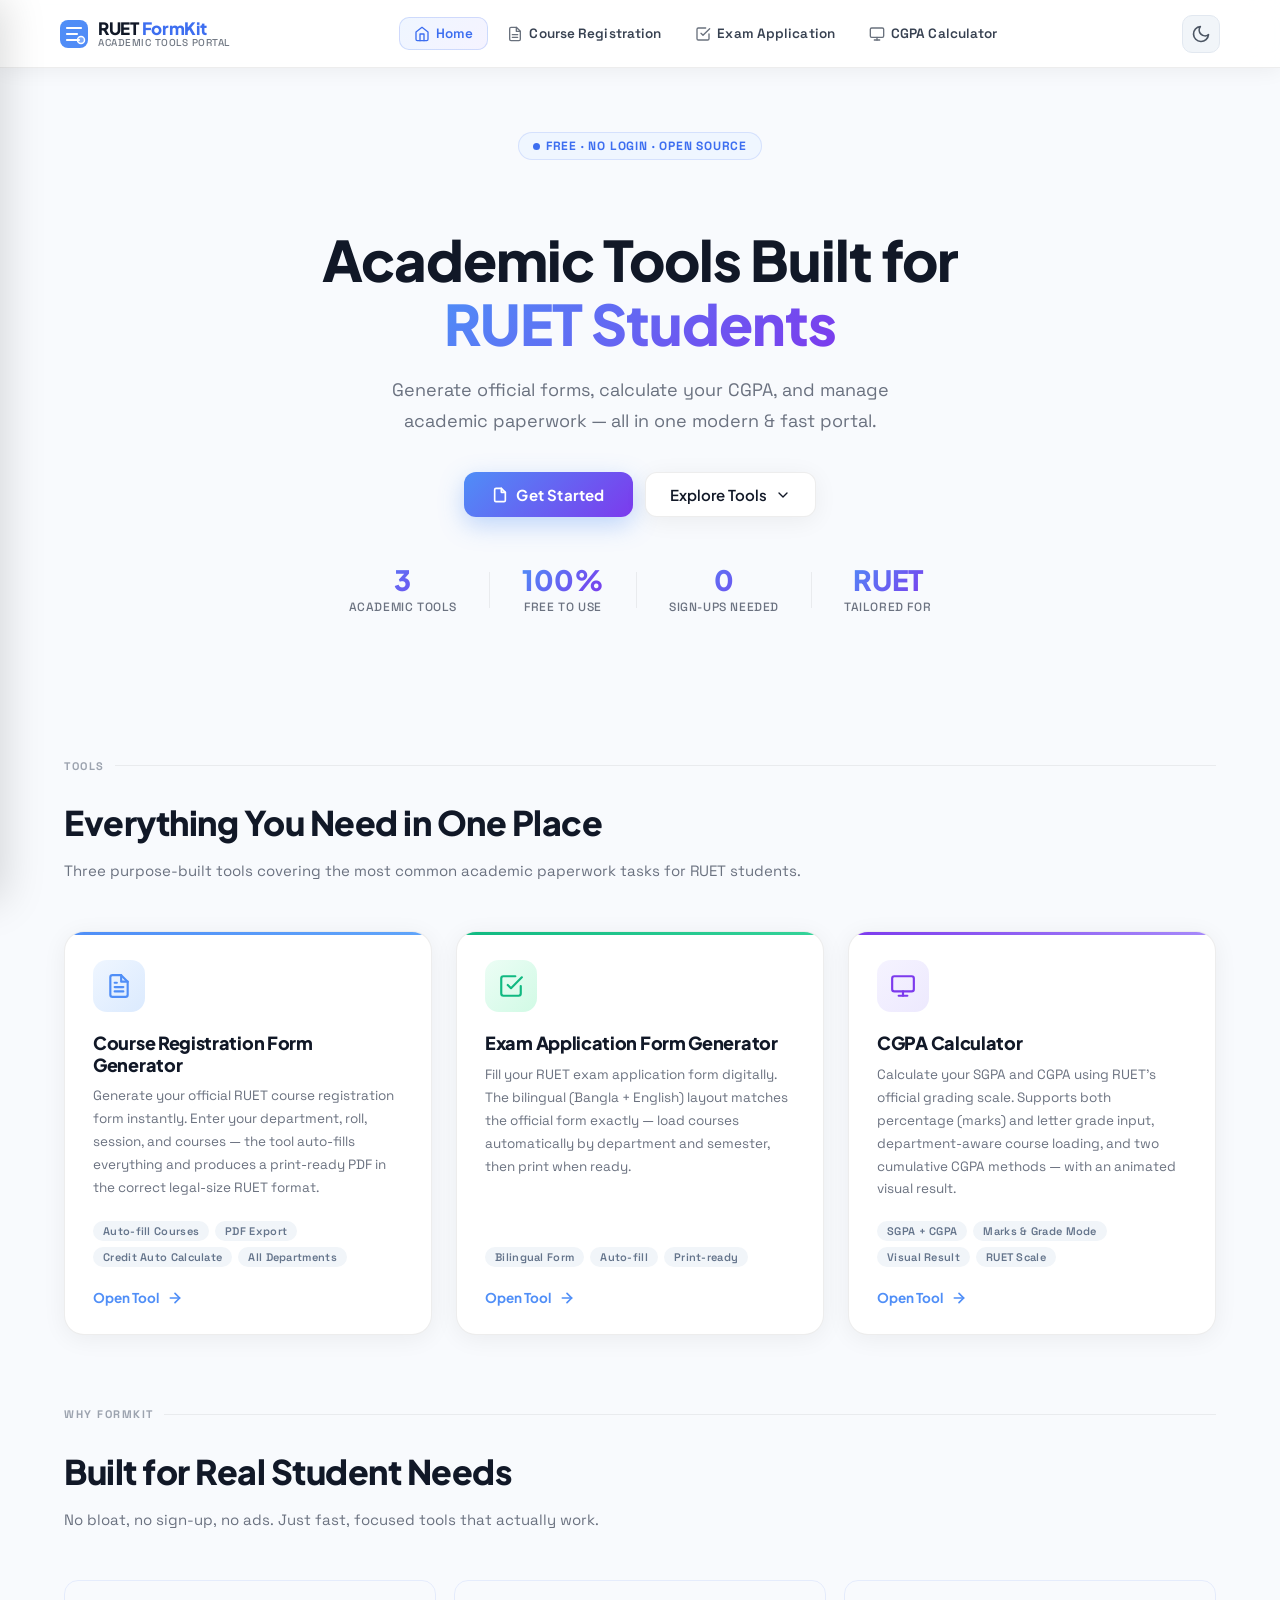
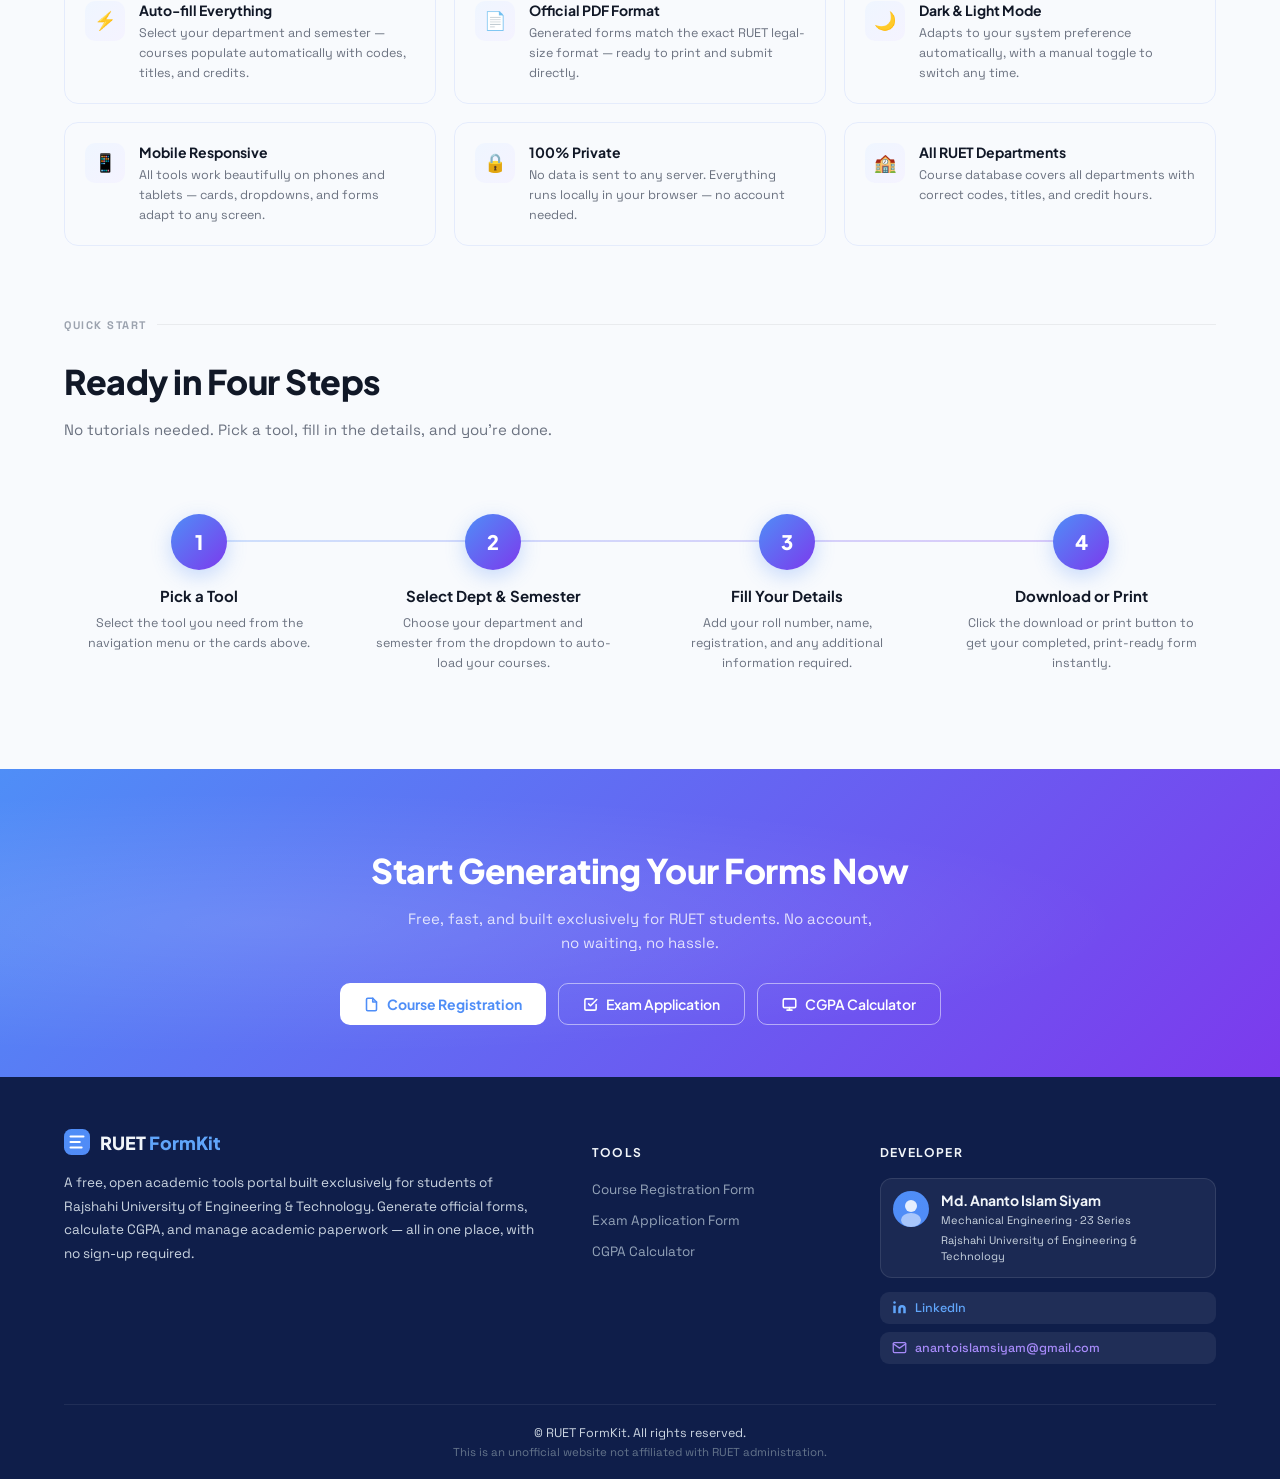
<file: index.html>
<!DOCTYPE html>
<html lang="en" data-theme="">
<head>
<meta charset="UTF-8">
<meta name="viewport" content="width=device-width, initial-scale=1.0">
<title>RUET FormKit — Academic Tools Portal</title>
<link rel="preconnect" href="https://fonts.googleapis.com">
<link rel="preconnect" href="https://fonts.gstatic.com" crossorigin>
<link href="https://fonts.googleapis.com/css2?family=Plus+Jakarta+Sans:wght@400;500;600;700;800&family=Space+Grotesk:wght@400;500;600;700&display=swap" rel="stylesheet">
<!-- Apply theme before paint to avoid flash -->
<script>
(function(){
  var s = localStorage.getItem('ruetFormkit_theme');
  var dark = s ? s === 'dark' : window.matchMedia('(prefers-color-scheme: dark)').matches;
  document.documentElement.setAttribute('data-theme', dark ? 'dark' : 'light');
})();
</script>
<link rel="stylesheet" href="layout.css">
<style>
/* ── Page tokens ── */
:root {
  --hero-bg-1: #f0f4ff;
  --hero-bg-2: #faf5ff;
  --hero-text: #111827;
  --hero-sub: #6b7280;
  --card-bg: #ffffff;
  --card-border: rgba(0,0,0,0.07);
  --card-shadow: 0 4px 24px rgba(0,0,0,0.06);
  --card-shadow-hover: 0 12px 40px rgba(0,0,0,0.12);
  --feat-bg: transparent;
  --feat-border: rgba(61,110,240,0.1);
  --badge-bg: #eff6ff;
  --badge-text: #3d6ef0;
  --section-label: #9ca3af;
  --divider: rgba(0,0,0,0.06);
  --tag-bg: #f1f5f9;
  --tag-text: #64748b;
  --cta-bg: linear-gradient(135deg,#4f8ef7,#7c3aed);
  --step-num-bg: linear-gradient(135deg,#4f8ef7,#7c3aed);
  --page-bg: #f8fafd;
}
[data-theme="dark"] {
  --hero-bg-1: #0d1117;
  --hero-bg-2: #0d1117;
  --hero-text: #f1f5f9;
  --hero-sub: #94a3b8;
  --card-bg: #0f172a;
  --card-border: rgba(255,255,255,0.07);
  --card-shadow: 0 4px 24px rgba(0,0,0,0.3);
  --card-shadow-hover: 0 12px 40px rgba(0,0,0,0.5);
  --feat-bg: rgba(255,255,255,0.03);
  --feat-border: rgba(96,165,250,0.12);
  --badge-bg: rgba(96,165,250,0.12);
  --badge-text: #60a5fa;
  --section-label: #475569;
  --divider: rgba(255,255,255,0.06);
  --tag-bg: rgba(255,255,255,0.06);
  --tag-text: #94a3b8;
  --page-bg: #0d1117;
}

body {
  background: var(--page-bg);
  color: var(--hero-text);
  font-family: 'Space Grotesk', sans-serif;
}

[data-theme="dark"] body {
  background: #0d1117;
}

/* ── Hero ── */
.hero {
  text-align: center;
  padding: 64px 20px 72px;
  background: transparent;
  position: relative;
  overflow: hidden;
}
.hero-badge {
  display: inline-flex;
  align-items: center;
  gap: 6px;
  background: var(--badge-bg);
  color: var(--badge-text);
  font-size: 12px;
  font-weight: 700;
  letter-spacing: 0.8px;
  text-transform: uppercase;
  padding: 5px 14px;
  border-radius: 100px;
  margin-bottom: 22px;
  border: 1px solid rgba(61,110,240,0.15);
}
[data-theme="dark"] .hero-badge { border-color: rgba(96,165,250,0.2); }
.hero-badge-dot {
  width: 7px; height: 7px;
  background: var(--badge-text);
  border-radius: 50%;
  animation: pulse 2s ease-in-out infinite;
}
@keyframes pulse { 0%,100%{opacity:1;transform:scale(1)} 50%{opacity:.5;transform:scale(.8)} }

.hero h1 {
  font-family: 'Plus Jakarta Sans', sans-serif;
  font-size: clamp(28px, 5.5vw, 56px);
  font-weight: 800;
  color: var(--hero-text);
  line-height: 1.13;
  letter-spacing: -1px;
  margin-bottom: 20px;
  max-width: 720px;
  margin-left: auto;
  margin-right: auto;
}
.hero h1 em {
  font-style: normal;
  background: linear-gradient(135deg, #4f8ef7, #7c3aed);
  -webkit-background-clip: text;
  -webkit-text-fill-color: transparent;
  background-clip: text;
}
.hero-sub {
  font-size: clamp(15px, 2vw, 18px);
  color: var(--hero-sub);
  line-height: 1.7;
  max-width: 560px;
  margin: 0 auto 36px;
  font-weight: 400;
}
.hero-actions {
  display: flex;
  align-items: center;
  justify-content: center;
  gap: 12px;
  flex-wrap: wrap;
}
.btn-hero-primary {
  display: inline-flex;
  align-items: center;
  gap: 8px;
  background: linear-gradient(135deg, #4f8ef7, #7c3aed);
  color: #fff;
  text-decoration: none;
  font-family: 'Plus Jakarta Sans', sans-serif;
  font-size: 15px;
  font-weight: 700;
  padding: 13px 28px;
  border-radius: 12px;
  box-shadow: 0 8px 24px rgba(79,142,247,.35);
  transition: transform .2s, box-shadow .2s;
  letter-spacing: 0.2px;
}
.btn-hero-primary:hover { transform: translateY(-2px); box-shadow: 0 12px 32px rgba(79,142,247,.45); color:#fff; }
.btn-hero-secondary {
  display: inline-flex;
  align-items: center;
  gap: 8px;
  background: var(--card-bg);
  color: var(--hero-text);
  text-decoration: none;
  font-family: 'Plus Jakarta Sans', sans-serif;
  font-size: 15px;
  font-weight: 600;
  padding: 12px 24px;
  border-radius: 12px;
  border: 1.5px solid var(--card-border);
  box-shadow: var(--card-shadow);
  transition: transform .2s, box-shadow .2s;
}
.btn-hero-secondary:hover { transform: translateY(-2px); box-shadow: var(--card-shadow-hover); color: var(--hero-text); }

.hero-stats {
  display: flex;
  align-items: center;
  justify-content: center;
  gap: 32px;
  margin-top: 48px;
  flex-wrap: wrap;
}
.hero-stat { text-align: center; }
.hero-stat-num {
  font-family: 'Plus Jakarta Sans', sans-serif;
  font-size: 28px;
  font-weight: 800;
  background: linear-gradient(135deg, #4f8ef7, #7c3aed);
  -webkit-background-clip: text;
  -webkit-text-fill-color: transparent;
  background-clip: text;
  line-height: 1.1;
}
.hero-stat-label {
  font-size: 12px;
  color: var(--hero-sub);
  font-weight: 500;
  margin-top: 3px;
  text-transform: uppercase;
  letter-spacing: 0.6px;
}
.hero-stat-divider {
  width: 1px; height: 36px;
  background: var(--divider);
}
@media (max-width:480px) { .hero-stat-divider { display:none; } }

/* ── Section layout ── */
.section {
  max-width: 1200px;
  margin: 0 auto;
  padding: 72px 24px 0;
}
.section-label {
  display: flex;
  align-items: center;
  gap: 10px;
  font-size: 11px;
  font-weight: 700;
  letter-spacing: 1.5px;
  text-transform: uppercase;
  color: var(--section-label);
  margin-bottom: 12px;
}
.section-label::after {
  content: '';
  flex: 1;
  height: 1px;
  background: var(--divider);
}
.section-heading {
  font-family: 'Plus Jakarta Sans', sans-serif;
  font-size: clamp(22px, 3.5vw, 34px);
  font-weight: 800;
  color: var(--hero-text);
  letter-spacing: -0.5px;
  margin-bottom: 8px;
}
.section-sub {
  font-size: 15px;
  color: var(--hero-sub);
  margin-bottom: 48px;
  line-height: 1.6;
}

/* ── Tool Cards ── */
.tools-grid {
  display: grid;
  grid-template-columns: repeat(3, 1fr);
  gap: 24px;
}
@media (max-width:900px) { .tools-grid { grid-template-columns: 1fr; gap:18px; } }
@media (max-width:600px) { .tools-grid { grid-template-columns: 1fr; } }

.tool-card {
  background: var(--card-bg);
  border: 1.5px solid var(--card-border);
  border-radius: 20px;
  padding: 28px;
  box-shadow: var(--card-shadow);
  display: flex;
  flex-direction: column;
  gap: 0;
  transition: transform .25s, box-shadow .25s, border-color .25s;
  position: relative;
  overflow: hidden;
  text-decoration: none;
  color: inherit;
}
.tool-card::before {
  content: '';
  position: absolute;
  top: 0; left: 0; right: 0;
  height: 3px;
  background: var(--card-accent, linear-gradient(90deg,#4f8ef7,#7c3aed));
  border-radius: 20px 20px 0 0;
}
.tool-card:hover {
  transform: translateY(-5px);
  box-shadow: var(--card-shadow-hover);
  border-color: rgba(79,142,247,0.25);
  color: inherit;
}
[data-theme="dark"] .tool-card:hover { border-color: rgba(96,165,250,0.2); }

.tool-card-icon {
  width: 52px; height: 52px;
  border-radius: 14px;
  display: flex; align-items: center; justify-content: center;
  margin-bottom: 20px;
  flex-shrink: 0;
}
.tool-card-title {
  font-family: 'Plus Jakarta Sans', sans-serif;
  font-size: 18px;
  font-weight: 800;
  color: var(--hero-text);
  margin-bottom: 10px;
  letter-spacing: -0.3px;
  line-height: 1.2;
}
.tool-card-desc {
  font-size: 13.5px;
  color: var(--hero-sub);
  line-height: 1.7;
  flex: 1;
  margin-bottom: 20px;
}
.tool-card-tags {
  display: flex;
  flex-wrap: wrap;
  gap: 6px;
  margin-bottom: 22px;
}
.tool-tag {
  background: var(--tag-bg);
  color: var(--tag-text);
  font-size: 11px;
  font-weight: 600;
  padding: 3px 10px;
  border-radius: 100px;
  letter-spacing: 0.3px;
}
.tool-card-cta {
  display: inline-flex;
  align-items: center;
  gap: 8px;
  color: #4f8ef7;
  font-size: 13.5px;
  font-weight: 700;
  font-family: 'Plus Jakarta Sans', sans-serif;
  text-decoration: none;
  margin-top: auto;
  transition: gap .2s;
}
[data-theme="dark"] .tool-card-cta { color: #60a5fa; }
.tool-card:hover .tool-card-cta { gap: 12px; }
.tool-card-cta svg { transition: transform .2s; }
.tool-card:hover .tool-card-cta svg { transform: translateX(4px); }

/* Card accent colours */
.card-accent-blue  { --card-accent: linear-gradient(90deg,#4f8ef7,#60a5fa); }
.card-accent-green { --card-accent: linear-gradient(90deg,#10b981,#34d399); }
.card-accent-purple{ --card-accent: linear-gradient(90deg,#7c3aed,#a78bfa); }

.icon-bg-blue   { background: linear-gradient(135deg,#eff6ff,#dbeafe); }
.icon-bg-green  { background: linear-gradient(135deg,#ecfdf5,#d1fae5); }
.icon-bg-purple { background: linear-gradient(135deg,#f5f3ff,#ede9fe); }
[data-theme="dark"] .icon-bg-blue   { background: rgba(96,165,250,0.12); }
[data-theme="dark"] .icon-bg-green  { background: rgba(52,211,153,0.12); }
[data-theme="dark"] .icon-bg-purple { background: rgba(167,139,250,0.12); }

/* ── Features section ── */
.features-grid {
  display: grid;
  grid-template-columns: repeat(3, 1fr);
  gap: 18px;
}
@media (max-width:900px) { .features-grid { grid-template-columns: repeat(2,1fr); } }
@media (max-width:480px) { .features-grid { grid-template-columns: 1fr; } }

.feat-card {
  background: var(--feat-bg);
  border: 1px solid var(--feat-border);
  border-radius: 14px;
  padding: 20px;
  display: flex;
  align-items: flex-start;
  gap: 14px;
  transition: transform .2s, box-shadow .2s;
}
.feat-card:hover { transform: translateY(-2px); box-shadow: var(--card-shadow); }
.feat-icon {
  width: 40px; height: 40px;
  border-radius: 10px;
  background: linear-gradient(135deg,#eff6ff,#f5f3ff);
  display: flex; align-items: center; justify-content: center;
  flex-shrink: 0;
  font-size: 18px;
}
[data-theme="dark"] .feat-icon { background: rgba(96,165,250,0.1); }
.feat-content {}
.feat-title {
  font-family: 'Plus Jakarta Sans', sans-serif;
  font-size: 14px;
  font-weight: 700;
  color: var(--hero-text);
  margin-bottom: 4px;
}
.feat-desc {
  font-size: 12.5px;
  color: var(--hero-sub);
  line-height: 1.6;
}

/* ── How it works ── */
.steps-grid {
  display: grid;
  grid-template-columns: repeat(4, 1fr);
  gap: 24px;
  position: relative;
}
.steps-grid::before {
  content: '';
  position: absolute;
  top: 50px;
  left: calc(12.5% + 2px);
  right: calc(12.5% + 2px);
  height: 2px;
  background: linear-gradient(90deg, #4f8ef7, #7c3aed);
  opacity: 0.25;
}
@media (max-width:900px) {
  .steps-grid { grid-template-columns: repeat(2,1fr); }
  .steps-grid::before { display:none; }
}
@media (max-width:480px) { .steps-grid { grid-template-columns: 1fr; } }

.step-card {
  text-align: center;
  padding: 24px 16px;
  position: relative;
  z-index: 1;
}
.step-num {
  width: 56px; height: 56px;
  border-radius: 50%;
  background: var(--step-num-bg);
  color: #fff;
  font-family: 'Plus Jakarta Sans', sans-serif;
  font-size: 20px;
  font-weight: 800;
  display: flex; align-items: center; justify-content: center;
  margin: 0 auto 16px;
  box-shadow: 0 6px 20px rgba(79,142,247,.3);
}
.step-title {
  font-family: 'Plus Jakarta Sans', sans-serif;
  font-size: 15px;
  font-weight: 700;
  color: var(--hero-text);
  margin-bottom: 8px;
}
.step-desc {
  font-size: 12.5px;
  color: var(--hero-sub);
  line-height: 1.6;
}

/* ── CTA Banner ── */
.cta-banner {
  margin: 72px 0 0;
  max-width: 100%;
  background: var(--cta-bg);
  border-radius: 0;
  padding: 52px 40px;
  text-align: center;
  position: relative;
  overflow: hidden;
}
.cta-banner::before {
  content: '';
  position: absolute;
  inset: 0;
  background: radial-gradient(ellipse at 20% 50%, rgba(255,255,255,.12) 0%, transparent 60%);
}
.cta-banner h2 {
  font-family: 'Plus Jakarta Sans', sans-serif;
  font-size: clamp(22px, 3.5vw, 34px);
  font-weight: 800;
  color: #fff;
  margin-bottom: 12px;
  position: relative;
  z-index: 1;
  letter-spacing: -0.5px;
}
.cta-banner p {
  font-size: 15px;
  color: rgba(255,255,255,.8);
  margin-bottom: 28px;
  position: relative;
  z-index: 1;
  max-width: 480px;
  margin-left: auto;
  margin-right: auto;
  line-height: 1.6;
}
.cta-btns {
  display: flex;
  align-items: center;
  justify-content: center;
  gap: 12px;
  flex-wrap: wrap;
  position: relative;
  z-index: 1;
}
.btn-cta-white {
  display: inline-flex;
  align-items: center;
  gap: 8px;
  background: #fff;
  color: #4f8ef7;
  text-decoration: none;
  font-family: 'Plus Jakarta Sans', sans-serif;
  font-size: 14px;
  font-weight: 700;
  padding: 12px 24px;
  border-radius: 10px;
  transition: transform .2s, box-shadow .2s;
}
.btn-cta-white:hover { transform: translateY(-2px); box-shadow: 0 8px 24px rgba(0,0,0,.2); color:#4f8ef7; }
.btn-cta-outline {
  display: inline-flex;
  align-items: center;
  gap: 8px;
  background: transparent;
  color: #fff;
  text-decoration: none;
  font-family: 'Plus Jakarta Sans', sans-serif;
  font-size: 14px;
  font-weight: 600;
  padding: 11px 24px;
  border-radius: 10px;
  border: 1.5px solid rgba(255,255,255,.5);
  transition: background .2s, border-color .2s;
}
.btn-cta-outline:hover { background: rgba(255,255,255,.1); border-color:#fff; color:#fff; }

@media (max-width:600px) {
  .cta-banner { padding:36px 20px; margin:48px 0 0; }
  .section { padding: 48px 16px 0; }
  .hero { padding: 40px 16px 52px; }
}
</style>
<!-- ══ SEO & Social Meta ══ -->
<meta name="description" content="Free online tools for RUET students: course registration form generator, exam application form filler, and CGPA calculator. Auto-fill, print-ready PDF, no sign-up required.">
<meta name="keywords" content="RUET FormKit, RUET course registration, RUET exam application form, RUET CGPA calculator, RUET academic tools, Rajshahi University of Engineering Technology">
<meta name="author" content="RUET FormKit">
<meta name="robots" content="index, follow">
<meta name="theme-color" content="#4f8ef7">
<link rel="canonical" href="https://ruet-formkit.github.io/">

<!-- Open Graph -->
<meta property="og:type" content="website">
<meta property="og:url" content="https://ruet-formkit.github.io/">
<meta property="og:title" content="RUET FormKit — Free Academic Tools for RUET Students">
<meta property="og:description" content="Free online tools for RUET students: course registration form generator, exam application form filler, and CGPA calculator. Auto-fill, print-ready PDF, no sign-up required.">
<meta property="og:image" content="https://ruet-formkit.github.io/favicon.png">
<meta property="og:site_name" content="RUET FormKit">
<meta property="og:locale" content="en_US">

<!-- Twitter Card -->
<meta name="twitter:card" content="summary">
<meta name="twitter:url" content="https://ruet-formkit.github.io/">
<meta name="twitter:title" content="RUET FormKit — Free Academic Tools for RUET Students">
<meta name="twitter:description" content="Free online tools for RUET students: course registration form generator, exam application form filler, and CGPA calculator. Auto-fill, print-ready PDF, no sign-up required.">
<meta name="twitter:image" content="https://ruet-formkit.github.io/favicon.png">

<!-- Favicon -->
<link rel="icon" type="image/png" href="favicon.png">
<link rel="shortcut icon" href="favicon.png">
<link rel="apple-touch-icon" href="favicon.png">

<!-- Schema.org JSON-LD -->
<script type="application/ld+json">
{
  "@context": "https://schema.org",
  "@type": "WebSite",
  "name": "RUET FormKit — Free Academic Tools for RUET Students",
  "url": "https://ruet-formkit.github.io/",
  "description": "Free online tools for RUET students: course registration form generator, exam application form filler, and CGPA calculator. Auto-fill, print-ready PDF, no sign-up required.",
  "potentialAction": {
    "@type": "SearchAction",
    "target": "https://ruet-formkit.github.io/?q={search_term_string}",
    "query-input": "required name=search_term_string"
  },
  "publisher": {
    "@type": "Organization",
    "name": "RUET FormKit",
    "url": "https://ruet-formkit.github.io/"
  }
}
</script>

<!-- Google tag (gtag.js) -->
<script async src="https://www.googletagmanager.com/gtag/js?id=G-CVJYPM3B97"></script>
<script>
  window.dataLayer = window.dataLayer || [];
  function gtag(){dataLayer.push(arguments);}
  gtag('js', new Date());
  gtag('config', 'G-CVJYPM3B97');
</script>
</head>
<body>

<div id="fk-header"></div>

<!-- ── Hero ── -->
<section class="hero">
  <div class="hero-badge">
    <span class="hero-badge-dot"></span>
    Free · No Login · Open Source
  </div>
  <h1>Academic Tools Built for <em>RUET Students</em></h1>
  <p class="hero-sub">Generate official forms, calculate your CGPA, and manage academic paperwork — all in one modern & fast portal.</p>
  <div class="hero-actions">
    <a href="course-registration.html" class="btn-hero-primary">
      <svg width="16" height="16" viewBox="0 0 24 24" fill="none" stroke="currentColor" stroke-width="2.5" stroke-linecap="round" stroke-linejoin="round"><path d="M14 2H6a2 2 0 0 0-2 2v16a2 2 0 0 0 2 2h12a2 2 0 0 0 2-2V8z"/><polyline points="14 2 14 8 20 8"/></svg>
      Get Started
    </a>
    <a href="#tools" class="btn-hero-secondary">
      Explore Tools
      <svg width="16" height="16" viewBox="0 0 24 24" fill="none" stroke="currentColor" stroke-width="2" stroke-linecap="round" stroke-linejoin="round"><polyline points="6 9 12 15 18 9"/></svg>
    </a>
  </div>
  <div class="hero-stats">
    <div class="hero-stat">
      <div class="hero-stat-num">3</div>
      <div class="hero-stat-label">Academic Tools</div>
    </div>
    <div class="hero-stat-divider"></div>
    <div class="hero-stat">
      <div class="hero-stat-num">100%</div>
      <div class="hero-stat-label">Free to Use</div>
    </div>
    <div class="hero-stat-divider"></div>
    <div class="hero-stat">
      <div class="hero-stat-num">0</div>
      <div class="hero-stat-label">Sign-ups Needed</div>
    </div>
    <div class="hero-stat-divider"></div>
    <div class="hero-stat">
      <div class="hero-stat-num">RUET</div>
      <div class="hero-stat-label">Tailored For</div>
    </div>
  </div>
</section>

<!-- ── Tools ── -->
<div class="section" id="tools">
  <div class="section-label">Tools</div>
  <h2 class="section-heading">Everything You Need in One Place</h2>
  <p class="section-sub">Three purpose-built tools covering the most common academic paperwork tasks for RUET students.</p>

  <div class="tools-grid">

    <!-- Course Registration -->
    <a href="course-registration.html" class="tool-card card-accent-blue">
      <div class="tool-card-icon icon-bg-blue">
        <svg width="26" height="26" viewBox="0 0 24 24" fill="none" stroke="#4f8ef7" stroke-width="2" stroke-linecap="round" stroke-linejoin="round"><path d="M14 2H6a2 2 0 0 0-2 2v16a2 2 0 0 0 2 2h12a2 2 0 0 0 2-2V8z"/><polyline points="14 2 14 8 20 8"/><line x1="16" y1="13" x2="8" y2="13"/><line x1="16" y1="17" x2="8" y2="17"/><polyline points="10 9 9 9 8 9"/></svg>
      </div>
      <div class="tool-card-title">Course Registration Form Generator</div>
      <div class="tool-card-desc">Generate your official RUET course registration form instantly. Enter your department, roll, session, and courses — the tool auto-fills everything and produces a print-ready PDF in the correct legal-size RUET format.</div>
      <div class="tool-card-tags">
        <span class="tool-tag">Auto-fill Courses</span>
        <span class="tool-tag">PDF Export</span>
        <span class="tool-tag">Credit Auto Calculate</span>
        <span class="tool-tag">All Departments</span>
      </div>
      <span class="tool-card-cta">
        Open Tool
        <svg width="16" height="16" viewBox="0 0 24 24" fill="none" stroke="currentColor" stroke-width="2.5" stroke-linecap="round" stroke-linejoin="round"><line x1="5" y1="12" x2="19" y2="12"/><polyline points="12 5 19 12 12 19"/></svg>
      </span>
    </a>

    <!-- Exam Application -->
    <a href="form-fillup.html" class="tool-card card-accent-green">
      <div class="tool-card-icon icon-bg-green">
        <svg width="26" height="26" viewBox="0 0 24 24" fill="none" stroke="#10b981" stroke-width="2" stroke-linecap="round" stroke-linejoin="round"><path d="M9 11l3 3L22 4"/><path d="M21 12v7a2 2 0 0 1-2 2H5a2 2 0 0 1-2-2V5a2 2 0 0 1 2-2h11"/></svg>
      </div>
      <div class="tool-card-title">Exam Application Form Generator</div>
      <div class="tool-card-desc">Fill your RUET exam application form digitally. The bilingual (Bangla + English) layout matches the official form exactly — load courses automatically by department and semester, then print when ready.</div>
      <div class="tool-card-tags">
        <span class="tool-tag">Bilingual Form</span>
        <span class="tool-tag">Auto-fill</span>
        <span class="tool-tag">Print-ready</span>
      </div>
      <span class="tool-card-cta">
        Open Tool
        <svg width="16" height="16" viewBox="0 0 24 24" fill="none" stroke="currentColor" stroke-width="2.5" stroke-linecap="round" stroke-linejoin="round"><line x1="5" y1="12" x2="19" y2="12"/><polyline points="12 5 19 12 12 19"/></svg>
      </span>
    </a>

    <!-- CGPA Calculator -->
    <a href="cgpa-calculator.html" class="tool-card card-accent-purple">
      <div class="tool-card-icon icon-bg-purple">
        <svg width="26" height="26" viewBox="0 0 24 24" fill="none" stroke="#7c3aed" stroke-width="2" stroke-linecap="round" stroke-linejoin="round"><rect x="2" y="3" width="20" height="14" rx="2"/><line x1="8" y1="21" x2="16" y2="21"/><line x1="12" y1="17" x2="12" y2="21"/></svg>
      </div>
      <div class="tool-card-title">CGPA Calculator</div>
      <div class="tool-card-desc">Calculate your SGPA and CGPA using RUET's official grading scale. Supports both percentage (marks) and letter grade input, department-aware course loading, and two cumulative CGPA methods — with an animated visual result.</div>
      <div class="tool-card-tags">
        <span class="tool-tag">SGPA + CGPA</span>
        <span class="tool-tag">Marks & Grade Mode</span>
        <span class="tool-tag">Visual Result</span>
        <span class="tool-tag">RUET Scale</span>
      </div>
      <span class="tool-card-cta">
        Open Tool
        <svg width="16" height="16" viewBox="0 0 24 24" fill="none" stroke="currentColor" stroke-width="2.5" stroke-linecap="round" stroke-linejoin="round"><line x1="5" y1="12" x2="19" y2="12"/><polyline points="12 5 19 12 12 19"/></svg>
      </span>
    </a>

  </div>
</div>

<!-- ── Features ── -->
<div class="section" id="features" style="padding-bottom:0;">
  <div class="section-label">Why FormKit</div>
  <h2 class="section-heading">Built for Real Student Needs</h2>
  <p class="section-sub">No bloat, no sign-up, no ads. Just fast, focused tools that actually work.</p>

  <div class="features-grid">
    <div class="feat-card">
      <div class="feat-icon">⚡</div>
      <div class="feat-content">
        <div class="feat-title">Auto-fill Everything</div>
        <div class="feat-desc">Select your department and semester — courses populate automatically with codes, titles, and credits.</div>
      </div>
    </div>
    <div class="feat-card">
      <div class="feat-icon">📄</div>
      <div class="feat-content">
        <div class="feat-title">Official PDF Format</div>
        <div class="feat-desc">Generated forms match the exact RUET legal-size format — ready to print and submit directly.</div>
      </div>
    </div>
    <div class="feat-card">
      <div class="feat-icon">🌙</div>
      <div class="feat-content">
        <div class="feat-title">Dark &amp; Light Mode</div>
        <div class="feat-desc">Adapts to your system preference automatically, with a manual toggle to switch any time.</div>
      </div>
    </div>
    <div class="feat-card">
      <div class="feat-icon">📱</div>
      <div class="feat-content">
        <div class="feat-title">Mobile Responsive</div>
        <div class="feat-desc">All tools work beautifully on phones and tablets — cards, dropdowns, and forms adapt to any screen.</div>
      </div>
    </div>
    <div class="feat-card">
      <div class="feat-icon">🔒</div>
      <div class="feat-content">
        <div class="feat-title">100% Private</div>
        <div class="feat-desc">No data is sent to any server. Everything runs locally in your browser — no account needed.</div>
      </div>
    </div>
    <div class="feat-card">
      <div class="feat-icon">🏫</div>
      <div class="feat-content">
        <div class="feat-title">All RUET Departments</div>
        <div class="feat-desc">Course database covers all departments with correct codes, titles, and credit hours.</div>
      </div>
    </div>
  </div>
</div>

<!-- ── How It Works ── -->
<div class="section" id="how" style="padding-bottom:0;">
  <div class="section-label">Quick Start</div>
  <h2 class="section-heading">Ready in Four Steps</h2>
  <p class="section-sub">No tutorials needed. Pick a tool, fill in the details, and you're done.</p>

  <div class="steps-grid">
    <div class="step-card">
      <div class="step-num">1</div>
      <div class="step-title">Pick a Tool</div>
      <div class="step-desc">Select the tool you need from the navigation menu or the cards above.</div>
    </div>
    <div class="step-card">
      <div class="step-num">2</div>
      <div class="step-title">Select Dept &amp; Semester</div>
      <div class="step-desc">Choose your department and semester from the dropdown to auto-load your courses.</div>
    </div>
    <div class="step-card">
      <div class="step-num">3</div>
      <div class="step-title">Fill Your Details</div>
      <div class="step-desc">Add your roll number, name, registration, and any additional information required.</div>
    </div>
    <div class="step-card">
      <div class="step-num">4</div>
      <div class="step-title">Download or Print</div>
      <div class="step-desc">Click the download or print button to get your completed, print-ready form instantly.</div>
    </div>
  </div>
</div>

<!-- ── CTA Banner ── -->
<div class="cta-banner">
  <h2>Start Generating Your Forms Now</h2>
  <p>Free, fast, and built exclusively for RUET students. No account, no waiting, no hassle.</p>
  <div class="cta-btns">
    <a href="course-registration.html" class="btn-cta-white">
      <svg width="15" height="15" viewBox="0 0 24 24" fill="none" stroke="currentColor" stroke-width="2.5" stroke-linecap="round" stroke-linejoin="round"><path d="M14 2H6a2 2 0 0 0-2 2v16a2 2 0 0 0 2 2h12a2 2 0 0 0 2-2V8z"/><polyline points="14 2 14 8 20 8"/></svg>
      Course Registration
    </a>
    <a href="form-fillup.html" class="btn-cta-outline">
      <svg width="15" height="15" viewBox="0 0 24 24" fill="none" stroke="currentColor" stroke-width="2.5" stroke-linecap="round" stroke-linejoin="round"><path d="M9 11l3 3L22 4"/><path d="M21 12v7a2 2 0 0 1-2 2H5a2 2 0 0 1-2-2V5a2 2 0 0 1 2-2h11"/></svg>
      Exam Application
    </a>
    <a href="cgpa-calculator.html" class="btn-cta-outline">
      <svg width="15" height="15" viewBox="0 0 24 24" fill="none" stroke="currentColor" stroke-width="2.5" stroke-linecap="round" stroke-linejoin="round"><rect x="2" y="3" width="20" height="14" rx="2"/><line x1="8" y1="21" x2="16" y2="21"/><line x1="12" y1="17" x2="12" y2="21"/></svg>
      CGPA Calculator
    </a>
  </div>
</div>

<div id="fk-footer"></div>
<script src="layout.js" data-page="index"></script>
</body>
</html>
</file>
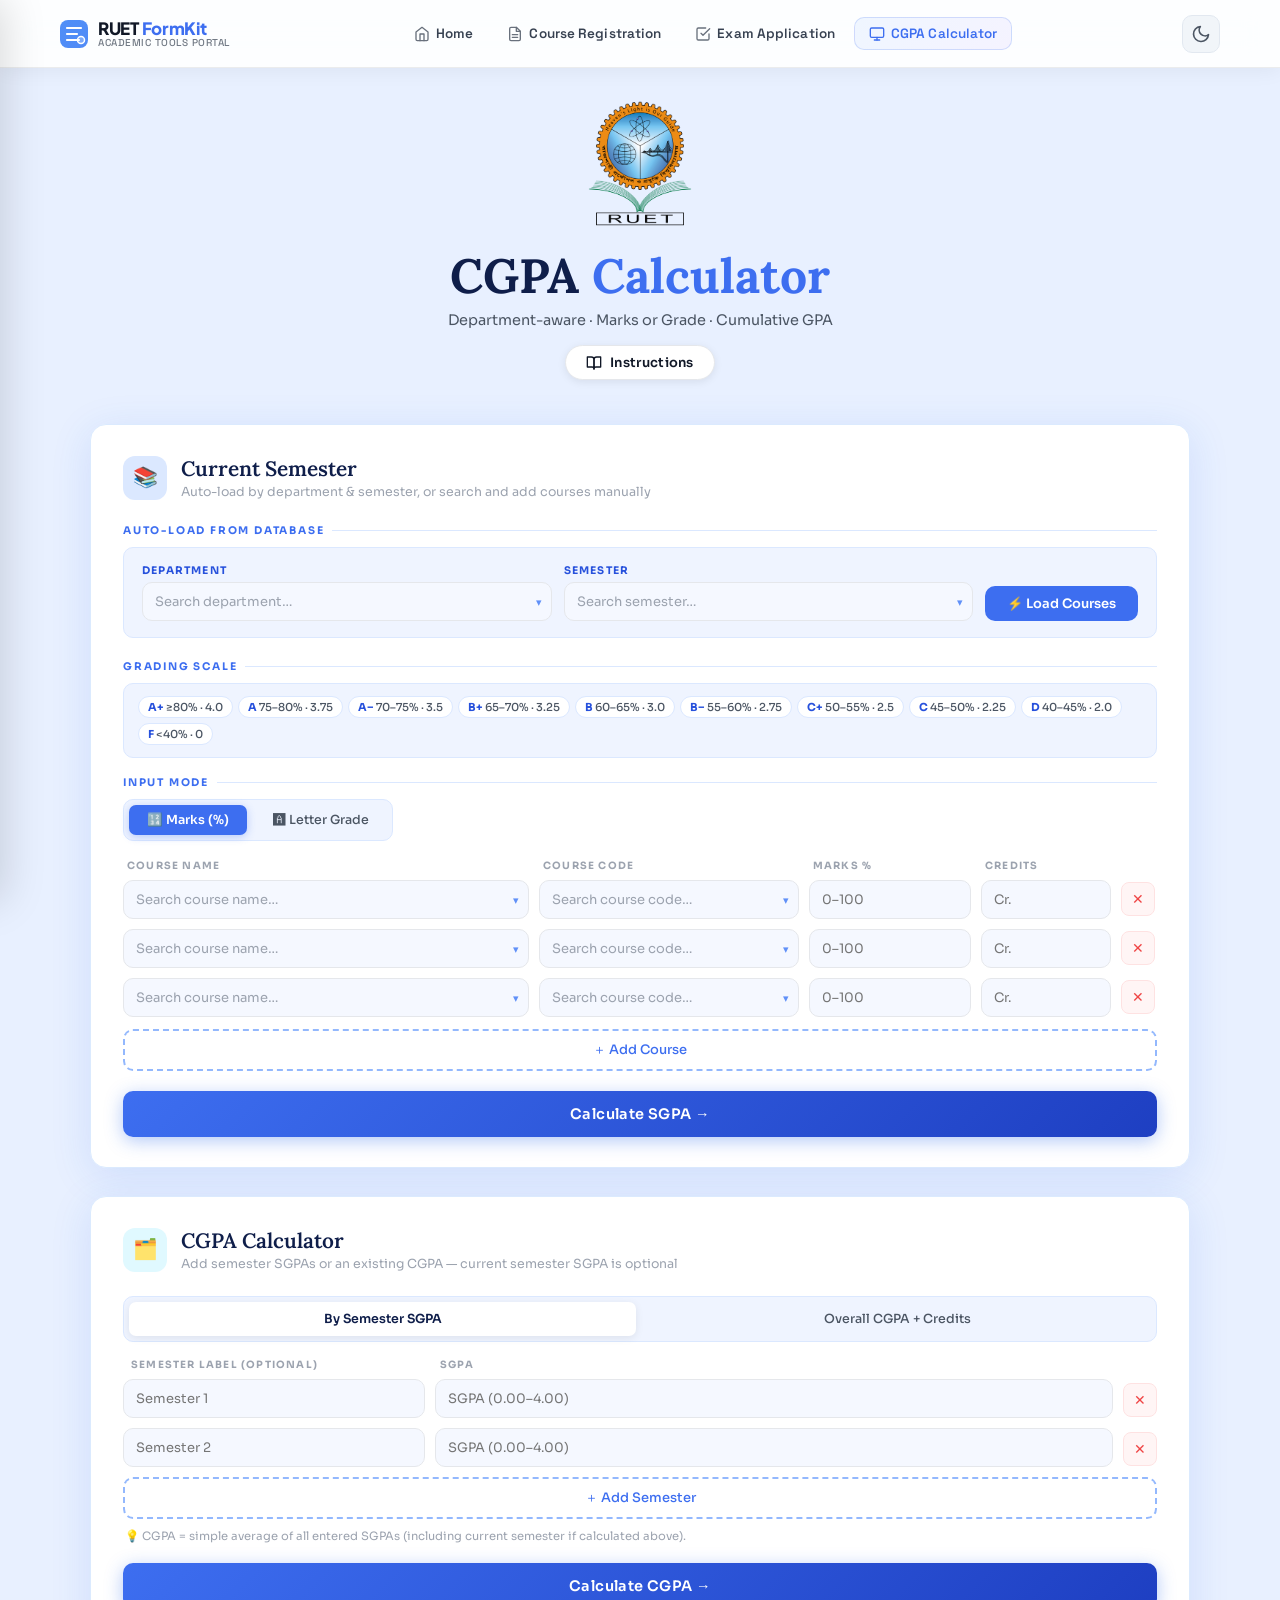
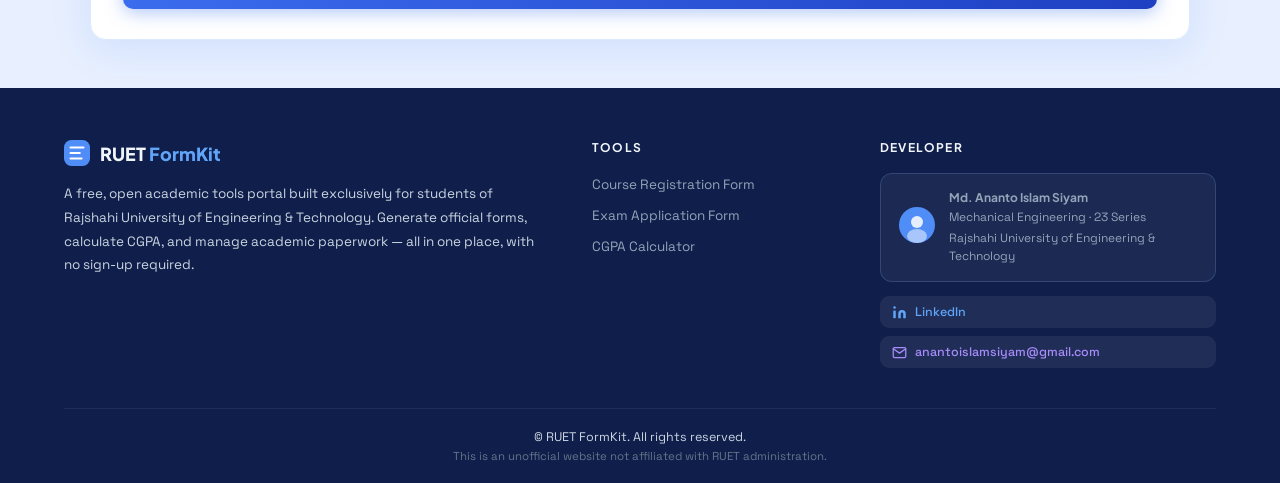
<file: cgpa-calculator.html>
<!DOCTYPE html>
<html lang="en" data-theme="">
<head>
<meta charset="UTF-8">
<meta name="viewport" content="width=device-width, initial-scale=1.0, maximum-scale=2.0">
<title>CGPA Calculator — RUET FormKit</title>
<link href="https://fonts.googleapis.com/css2?family=Sora:wght@300;400;500;600;700&family=Lora:wght@400;500;600;700&display=swap" rel="stylesheet">
<link rel="stylesheet" href="https://cdnjs.cloudflare.com/ajax/libs/font-awesome/6.5.2/css/all.min.css">
<script>
(function(){
  const saved = localStorage.getItem('ruetFormkit_theme');
  const dark = saved ? saved === 'dark' : window.matchMedia('(prefers-color-scheme: dark)').matches;
  document.documentElement.setAttribute('data-theme', dark ? 'dark' : 'light');
})();
</script>
<link rel="stylesheet" href="layout.css">
<style>
/* extra padding for fixed header */
body { padding-top: calc(68px + 24px) !important; padding-bottom: 0 !important; }
/* Neutralise body's 20px side padding so footer spans full viewport width */
.site-footer { margin-left: -20px; margin-right: -20px; }
@media (max-width: 768px) { .site-footer { margin-left: -12px; margin-right: -12px; } }
/* cgpa page inner header */
.cgpa-page-header {
  text-align:center;
  padding:8px 20px 4px;
}
/* Fix toast so it doesn't sit under fixed header */
#toast-container { top: calc(68px + 20px) !important; }
/* Dark mode overrides for this page */
[data-theme="dark"] {
  --bg: #0d1117;
  --surface: #0f172a;
  --surface2: #1e293b;
  --b50: #0f1e3a; --b100: #1e3a6a; --b200: rgba(147,184,253,0.2);
  --b300: rgba(147,184,253,0.3); --b400: #6090f8;
  --b500: #3d6ef0; --b600: #2751dc; --b700: #a5b4fc;
  --navy: #bfdbfe;
  --text: #e2e8f0; --tmid: #94a3b8; --tlight: #64748b;
  --border: rgba(147,184,253,0.15); --border2: rgba(255,255,255,0.08);
  --shadow: 0 8px 40px rgba(0,0,0,.4);
}
[data-theme="dark"] body {
  background: linear-gradient(160deg, #0d1117 0%, #0a1628 50%, #0d1117 100%) !important;
  background-attachment: fixed !important;
}
[data-theme="dark"] .card,
[data-theme="dark"] .quick-load,
[data-theme="dark"] .results-bar,
[data-theme="dark"] .tab-content-panel {
  background: #0f172a !important;
  border-color: rgba(147,184,253,0.12) !important;
  color: #e2e8f0 !important;
}
[data-theme="dark"] .portal-drop { background: #0f172a; border-color: rgba(147,184,253,0.2); }
[data-theme="dark"] .pd-opt { color: #e2e8f0; }
[data-theme="dark"] .pd-opt:hover, [data-theme="dark"] .pd-opt.focused { background: rgba(147,184,253,0.07); }
[data-theme="dark"] .pd-opt-main { color: #e2e8f0 !important; }
[data-theme="dark"] .pd-opt-sub { color: #93c5fd !important; }
[data-theme="dark"] .pd-search-wrap { background: #0f172a; }
[data-theme="dark"] .pd-search { background: #1e293b; color: #e2e8f0; border-color: rgba(147,184,253,0.2); }
[data-theme="dark"] .tab-btn { color: #94a3b8; }
[data-theme="dark"] .tab-btn.active { color: #60a5fa; border-color: #60a5fa; background: rgba(96,165,250,0.08); }
[data-theme="dark"] input, [data-theme="dark"] select { background: #1e293b !important; color: #e2e8f0 !important; border-color: rgba(147,184,253,0.2) !important; }
[data-theme="dark"] .grade-select { background: #1e293b; color: #e2e8f0; }
[data-theme="dark"] table th { background: #1e293b !important; color: #94a3b8 !important; }
[data-theme="dark"] table td { border-color: rgba(255,255,255,0.06) !important; }
[data-theme="dark"] .toast { background: #0f172a; color: #e2e8f0; }
/* Modal dark mode */
[data-theme="dark"] .modal-box { background: #0f172a; border-color: rgba(147,184,253,0.15); }
[data-theme="dark"] .modal-header { background: #0f172a !important; border-color: rgba(147,184,253,0.12); }
[data-theme="dark"] .modal-title { color: #e2e8f0; }
[data-theme="dark"] .modal-title-icon { background: #1e293b; }
[data-theme="dark"] .modal-close { background: #1e293b; border-color: rgba(255,255,255,0.1); color: #94a3b8; }
[data-theme="dark"] .modal-body { background: #0f172a; }
[data-theme="dark"] .info-section { border-color: rgba(147,184,253,0.1); }
[data-theme="dark"] .info-section p { color: #94a3b8; }
[data-theme="dark"] .info-section-title { color: #60a5fa; }
[data-theme="dark"] .info-section-title::after { background: rgba(147,184,253,0.15); }
[data-theme="dark"] .info-steps li { background: #1e293b; border-color: rgba(147,184,253,0.12); }
[data-theme="dark"] .step-title { color: #e2e8f0; }
[data-theme="dark"] .step-desc { color: #94a3b8; }
[data-theme="dark"] .feature-item { background: #1e293b; border-color: rgba(147,184,253,0.12); }
[data-theme="dark"] .fi-text strong { color: #e2e8f0; }
[data-theme="dark"] .fi-text span { color: #94a3b8; }
[data-theme="dark"] .dev-card { background: linear-gradient(135deg, #1e293b 0%, #0f172a 100%) !important; border-color: rgba(147,184,253,0.15) !important; }

/* Grading scale */
[data-theme="dark"] .grade-ref { background: #1e293b; border-color: rgba(147,184,253,0.12); }
[data-theme="dark"] .gc { background: #0f172a; color: #94a3b8; border-color: rgba(147,184,253,0.15); }
[data-theme="dark"] .gc strong { color: #93c5fd; }
/* Mode toggle (Marks / Letter Grade) */
[data-theme="dark"] .mode-toggle { background: #1e293b; border-color: rgba(147,184,253,0.12); }
[data-theme="dark"] .mode-btn { color: #94a3b8; }
[data-theme="dark"] .mode-btn.active { background: var(--b500); color: #fff; }
/* Prev toggle (By Semester / Overall CGPA) */
[data-theme="dark"] .prev-toggle { background: #1e293b; border-color: rgba(147,184,253,0.12); }
[data-theme="dark"] .ptb { color: #94a3b8; }
[data-theme="dark"] .ptb.active { background: #0f172a; color: #e2e8f0; box-shadow: 0 2px 8px rgba(0,0,0,0.3); }
/* Mobile course card */
[data-theme="dark"] .cr-card { background: #1e293b !important; border-color: rgba(147,184,253,0.15) !important; }
[data-theme="dark"] .cr-card-header { border-color: rgba(147,184,253,0.12) !important; }
[data-theme="dark"] .cr-card-label { color: #93c5fd !important; }
[data-theme="dark"] .cr-card-field label { color: #64748b !important; }
/* Info pill dark mode */
[data-theme="dark"] .info-pill { background: rgba(255,255,255,0.07); border-color: rgba(255,255,255,0.12); color: #e2e8f0; }
[data-theme="dark"] .info-pill:hover { background: rgba(255,255,255,0.12); }
</style>
<style>
:root{
  --bg:#eef3ff;--surface:#fff;--surface2:#f5f8ff;
  --b50:#eff4ff;--b100:#dbe8ff;--b200:#bdd3fe;--b300:#93b8fd;
  --b400:#6090f8;--b500:#3d6ef0;--b600:#2751dc;--b700:#1e3fc2;
  --navy:#0f1e4a;--success:#10b981;--warn:#f59e0b;--danger:#ef4444;
  --text:#111827;--tmid:#4b5563;--tlight:#9ca3af;
  --border:#dbeafe;--border2:#e5e7eb;
  --r:16px;--rsm:10px;--shadow:0 8px 40px rgba(37,99,235,.13);
}
*{box-sizing:border-box;margin:0;padding:0;}
body{
  font-family:'Sora',sans-serif;
  background: #e8f0ff;
  background-attachment: fixed;
  color:var(--text);
  min-height:100vh;padding:36px 20px 40px;
}

/* ── Toast ──────────────────────────────────────── */
#toast-container{
  position:fixed;top:24px;left:50%;transform:translateX(-50%);
  z-index:2147483647;display:flex;flex-direction:column;gap:10px;
  pointer-events:none;align-items:center;
}
.toast{
  display:flex;align-items:flex-start;gap:12px;padding:14px 20px;
  border-radius:14px;background:#fff;box-shadow:0 8px 32px rgba(0,0,0,.18);
  border-left:4px solid var(--b500);font-size:13.5px;font-weight:500;color:var(--text);
  min-width:280px;max-width:460px;pointer-events:all;
  animation:toastIn .35s cubic-bezier(.34,1.56,.64,1) both;
}
.toast.warn{border-color:var(--warn);}
.toast.err{border-color:var(--danger);}
.toast.ok{border-color:var(--success);}
.toast-icon{font-size:18px;flex-shrink:0;margin-top:1px;}
.toast-body{flex:1;}
.toast-title{font-weight:700;margin-bottom:2px;}
.toast-msg{color:var(--tmid);font-size:12.5px;line-height:1.5;}
.toast-close{background:none;border:none;cursor:pointer;color:var(--tlight);font-size:16px;pointer-events:all;padding:0 0 0 4px;align-self:flex-start;}
@keyframes toastIn{from{opacity:0;transform:translateY(-12px) scale(.95)}to{opacity:1;transform:none}}
@keyframes toastOut{to{opacity:0;transform:translateY(-8px) scale(.96)}}

/* ── Portal dropdown layer ──────────────────────── */
#drop-portal{
  position:fixed;z-index:2147483646;pointer-events:none;top:0;left:0;width:0;height:0;
}
.portal-drop{
  position:fixed;pointer-events:all;
  background:#fff;border:1.5px solid var(--b200);
  border-radius:14px;overflow:hidden;
  box-shadow:0 16px 48px rgba(37,99,235,.20),0 4px 16px rgba(0,0,0,.10);
  max-height:260px;overflow-y:auto;
  display:none;min-width:180px;
}
.portal-drop.open{display:block;}
.portal-drop::-webkit-scrollbar{width:5px;}
.portal-drop::-webkit-scrollbar-track{background:var(--b50);}
.portal-drop::-webkit-scrollbar-thumb{background:var(--b200);border-radius:4px;}
.pd-opt{
  padding:9px 14px;cursor:pointer;
  border-bottom:1px solid var(--b50);
  display:flex;flex-direction:column;gap:2px;
  transition:background .12s;
}
.pd-opt:last-child{border-bottom:none;}
.pd-opt:hover,.pd-opt.focused{background:var(--b50);}
.pd-opt-main{font-size:13px;font-weight:500;color:var(--text);}
.pd-opt-sub{font-size:11px;color:var(--b400);font-weight:400;}
.pd-opt-no{padding:12px 14px;font-size:12.5px;color:var(--tlight);text-align:center;}
.pd-search-wrap{
  padding:8px 10px;border-bottom:1.5px solid var(--b100);
  position:sticky;top:0;background:#fff;z-index:1;
}
.pd-search{
  width:100%;padding:7px 10px;border:1.5px solid var(--b200);border-radius:8px;
  font-family:'Sora',sans-serif;font-size:12.5px;color:var(--text);
  background:var(--b50);outline:none;transition:border-color .2s,box-shadow .2s;
}
.pd-search:focus{border-color:var(--b500);box-shadow:0 0 0 3px rgba(61,110,240,.12);background:#fff;}

/* ── Combo trigger button ───────────────────────── */
.combo-wrap{position:relative;}
.combo-input{
  width:100%;padding:10px 34px 10px 12px;
  border:1.5px solid var(--border2);border-radius:var(--rsm);
  font-family:'Sora',sans-serif;font-size:13px;color:var(--text);
  background:var(--surface2);outline:none;
  transition:border-color .2s,box-shadow .2s,background .2s;
  cursor:text;
}
.combo-input:focus{border-color:var(--b400);box-shadow:0 0 0 3px rgba(61,110,240,.10);background:#fff;}
.combo-input::placeholder{color:var(--tlight);}
.combo-arrow{
  position:absolute;right:10px;top:50%;transform:translateY(-50%);
  pointer-events:none;color:var(--b400);font-size:11px;
  transition:transform .2s;
}
.combo-wrap.open .combo-arrow{transform:translateY(-50%) rotate(180deg);}

/* ── Quick-load bar ─────────────────────────────── */
.quick-load{
  background:var(--b50);border:1px solid var(--b100);border-radius:var(--rsm);
  padding:16px 18px;margin-bottom:22px;
  display:flex;flex-wrap:nowrap;gap:12px;align-items:flex-end;
}
.ql-group{display:flex;flex-direction:column;gap:5px;flex:1;min-width:0;}
.ql-group label{font-size:10.5px;font-weight:700;letter-spacing:1.2px;text-transform:uppercase;color:var(--b600);}
.btn-load{
  padding:9px 22px;background:var(--b500);color:#fff;border:none;
  border-radius:var(--rsm);font-family:'Sora',sans-serif;font-size:13px;font-weight:600;
  cursor:pointer;transition:all .2s;white-space:nowrap;align-self:flex-end;flex-shrink:0;
}
.btn-load:hover{background:var(--b600);transform:translateY(-1px);}

/* ── Grade ref ──────────────────────────────────── */
.grade-ref{
  display:flex;flex-wrap:wrap;gap:5px;padding:12px 14px;
  background:var(--b50);border:1px solid var(--b100);border-radius:var(--rsm);margin-bottom:18px;
}
.gc{font-size:11px;font-weight:500;padding:3px 9px;border-radius:100px;background:#fff;color:var(--tmid);border:1px solid var(--b100);white-space:nowrap;}
.gc strong{color:var(--b600);}

/* ── Header ─────────────────────────────────────── */
.cgpa-page-header{text-align:center;margin-bottom:32px;margin-top:0;animation:fadeDown .7s ease both;}
.badge{
  display:inline-flex;align-items:center;gap:6px;background:var(--b100);color:var(--b700);
  font-size:11px;font-weight:600;letter-spacing:2px;text-transform:uppercase;
  padding:5px 14px;border-radius:100px;margin-bottom:14px;border:1px solid var(--b200);
}
.cgpa-page-header h1{font-family:'Lora',serif;font-size:clamp(2rem,4vw,3rem);font-weight:700;color:var(--navy);line-height:1.15;margin-bottom:8px;}
.cgpa-page-header h1 span{color:var(--b500);}
.cgpa-page-header p{color:var(--tmid);font-size:14.5px;}

/* ── Instructions Button (inline in header) ─────────────── */
.top-controls{
  display:flex;justify-content:center;margin-bottom:8px;
}
.info-pill{
  display:inline-flex;align-items:center;gap:8px;
  background:var(--surface);
  color:var(--text);
  border:1px solid var(--border2);
  border-radius:25px;
  padding:8px 20px;
  box-shadow:0 2px 8px rgba(0,0,0,.08);
  cursor:pointer;
  transition:all .22s;
  font-family:'Sora',sans-serif;
  font-size:13px;font-weight:600;
  letter-spacing:.3px;
  user-select:none;
  text-decoration:none;
}
.info-pill:hover{
  background:var(--b50);
  box-shadow:0 4px 16px rgba(61,110,240,.18);
  transform:translateY(-1px);
}
[data-theme="dark"] .info-pill {
  background: rgba(255,255,255,0.07);
  border-color: rgba(255,255,255,0.12);
  color: #e2e8f0;
}
[data-theme="dark"] .info-pill:hover {
  background: rgba(255,255,255,0.12);
}
.info-pill-icon{
  display:flex;align-items:center;justify-content:center;
  font-size:16px;
  flex-shrink:0;
}

/* ── Info Modal ─────────────────────────────────── */
.modal-overlay{
  position:fixed;inset:0;background:rgba(15,30,74,.45);
  backdrop-filter:blur(6px);
  z-index:99999;
  display:flex;align-items:center;justify-content:center;
  padding:16px;
  opacity:0;pointer-events:none;
  transition:opacity .25s;
}
.modal-overlay.open{opacity:1;pointer-events:all;}
.modal-box{
  background:#fff;border-radius:20px;
  width:100%;max-width:640px;
  max-height:72vh;
  overflow-y:auto;
  scrollbar-gutter:stable;
  box-shadow:0 32px 80px rgba(15,30,74,.28);
  border:1.5px solid var(--b200);
  transform:translateY(24px) scale(.97);
  transition:transform .28s cubic-bezier(.34,1.56,.64,1),opacity .25s;
  opacity:0;
}
.modal-overlay.open .modal-box{
  transform:none;
  opacity:1;
}
.modal-box::-webkit-scrollbar{width:5px;}
.modal-box::-webkit-scrollbar-thumb{background:var(--b200);border-radius:4px;}
.modal-header{
  display:flex;align-items:center;justify-content:space-between;
  padding:22px 26px 18px;
  border-bottom:1px solid var(--b100);
  position:sticky;top:0;background:#fff;z-index:2;
  border-radius:20px 20px 0 0;
  margin-right:0;
}
.modal-title{
  font-family:'Lora',serif;font-size:1.25rem;font-weight:700;color:var(--navy);
  display:flex;align-items:center;gap:10px;
}
.modal-title-icon{
  width:38px;height:38px;border-radius:10px;background:var(--b100);
  display:flex;align-items:center;justify-content:center;font-size:18px;flex-shrink:0;
}
.modal-close{
  width:32px;height:32px;border-radius:50%;border:1.5px solid var(--border2);
  background:var(--surface2);color:var(--tmid);font-size:15px;
  display:flex;align-items:center;justify-content:center;
  cursor:pointer;transition:all .18s;flex-shrink:0;
}
.modal-close:hover{background:var(--danger);color:#fff;border-color:var(--danger);}
.modal-body{padding:26px;}
.info-section{margin-bottom:24px;padding-bottom:24px;border-bottom:1px solid var(--b50);}
.info-section:last-child{margin-bottom:0;padding-bottom:0;border-bottom:none;}
.info-section-title{
  font-size:13px;font-weight:700;letter-spacing:1.5px;text-transform:uppercase;
  color:var(--b500);margin-bottom:14px;
  display:flex;align-items:center;gap:8px;
}
.info-section-title::after{content:'';flex:1;height:1px;background:var(--b100);}
.info-section p{font-size:13.5px;color:var(--tmid);line-height:1.7;}
.info-steps{list-style:none;padding:0;display:flex;flex-direction:column;gap:12px;}
.info-steps li{
  display:flex;gap:12px;align-items:flex-start;
  background:var(--b50);border-radius:10px;padding:12px 14px;
  border:1px solid var(--b100);
}
.step-num{
  width:24px;height:24px;border-radius:50%;
  background:var(--b500);color:#fff;
  font-size:11px;font-weight:700;
  display:flex;align-items:center;justify-content:center;
  flex-shrink:0;margin-top:1px;
}
.step-body{flex:1;}
.step-title{font-size:13px;font-weight:600;color:var(--navy);margin-bottom:3px;}
.step-desc{font-size:12px;color:var(--tmid);line-height:1.5;}
.feature-grid{display:grid;grid-template-columns:1fr 1fr;gap:10px;}
.feature-item{
  background:var(--b50);border:1px solid var(--b100);border-radius:10px;
  padding:12px 14px;display:flex;align-items:flex-start;gap:9px;
}
.fi-icon{font-size:18px;flex-shrink:0;margin-top:1px;}
.fi-text strong{font-size:12.5px;color:var(--navy);display:block;margin-bottom:2px;}
.fi-text span{font-size:11.5px;color:var(--tmid);}
.dev-card{
  background:#1B2953;
  border:1.5px solid rgba(147,184,253,0.2);border-radius:12px;
  padding:16px 18px;
  display:flex;align-items:center;gap:14px;
}
.dev-avatar{
  width:48px;height:48px;border-radius:12px;
  background:linear-gradient(135deg,var(--b500),var(--b700));
  display:flex;align-items:center;justify-content:center;
  font-size:20px;color:#fff;flex-shrink:0;
}
.dev-info strong{font-size:14px;color:#e2e8f0;display:block;margin-bottom:2px;}
.dev-info span{font-size:12px;color:#94a3b8;}


/* ── Cards / Layout ─────────────────────────────── */
.wrap{max-width:1100px;margin:0 auto 48px;display:flex;flex-direction:column;gap:28px;}
.card{background:var(--surface);border-radius:var(--r);padding:30px 32px;box-shadow:var(--shadow);border:1px solid var(--border);animation:fadeUp .6s ease both;}
.card:nth-child(2){animation-delay:.08s;}.card:nth-child(3){animation-delay:.16s;}
.card-head{display:flex;align-items:center;gap:14px;margin-bottom:24px;}
.card-icon{width:44px;height:44px;border-radius:12px;display:flex;align-items:center;justify-content:center;font-size:20px;flex-shrink:0;}
.ci-blue{background:var(--b100);}.ci-cyan{background:#e0f9ff;}.ci-indigo{background:#ede9fe;}
.card-head-text h2{font-family:'Lora',serif;font-size:1.3rem;font-weight:600;color:var(--navy);}
.card-head-text p{font-size:12.5px;color:var(--tlight);margin-top:2px;}
.sec-label{font-size:10.5px;font-weight:700;letter-spacing:1.8px;text-transform:uppercase;color:var(--b500);margin-bottom:10px;display:flex;align-items:center;gap:8px;}
.sec-label::after{content:'';flex:1;height:1px;background:var(--b100);}

/* ── Mode toggle ────────────────────────────────── */
.mode-toggle{display:flex;gap:8px;background:var(--b50);border:1px solid var(--b100);border-radius:var(--rsm);padding:5px;margin-bottom:18px;width:fit-content;}
.mode-btn{padding:7px 18px;border:none;border-radius:7px;font-family:'Sora',sans-serif;font-size:12.5px;font-weight:500;cursor:pointer;background:transparent;color:var(--tmid);transition:all .2s;}
.mode-btn.active{background:var(--b500);color:#fff;font-weight:600;box-shadow:0 2px 8px rgba(61,110,240,.3);}

/* ── Column headers ─────────────────────────────── */
.col-heads{display:grid;gap:10px;margin-bottom:8px;grid-template-columns:2.5fr 1.6fr 1fr 0.8fr 36px;}
.ch{font-size:10px;font-weight:700;letter-spacing:1.2px;text-transform:uppercase;color:var(--tlight);padding:0 4px;}

/* ── Course rows (desktop) ──────────────────────── */
#course-list{display:flex;flex-direction:column;gap:10px;}
.cr{display:grid;gap:10px;align-items:start;grid-template-columns:2.5fr 1.6fr 1fr 0.8fr 36px;animation:fadeUp .3s ease both;}
.cr input[type=number]{
  width:100%;padding:10px 12px;border:1.5px solid var(--border2);border-radius:var(--rsm);
  font-family:'Sora',sans-serif;font-size:13px;color:var(--text);
  background:var(--surface2);outline:none;transition:border-color .2s,box-shadow .2s,background .2s;
}
.cr input[type=number]:focus{border-color:var(--b400);box-shadow:0 0 0 3px rgba(61,110,240,.10);background:#fff;}
.btn-rm{width:34px;height:34px;border-radius:8px;border:1.5px solid #fee2e2;background:#fff5f5;color:#ef4444;font-size:14px;cursor:pointer;transition:all .2s;display:flex;align-items:center;justify-content:center;flex-shrink:0;margin-top:2px;}
.btn-rm:hover{background:#fee2e2;border-color:#fca5a5;}
.btn-add{display:flex;align-items:center;justify-content:center;gap:8px;width:100%;margin-top:12px;padding:10px;border:2px dashed var(--b300);border-radius:var(--rsm);background:transparent;color:var(--b500);font-family:'Sora',sans-serif;font-size:13px;font-weight:500;cursor:pointer;transition:all .2s;}
.btn-add:hover{background:var(--b50);border-color:var(--b500);}
.btn-calc{width:100%;margin-top:20px;padding:14px;border:none;border-radius:var(--rsm);background:linear-gradient(135deg,var(--b500) 0%,var(--b700) 100%);color:#fff;font-family:'Sora',sans-serif;font-size:14.5px;font-weight:600;cursor:pointer;letter-spacing:.4px;transition:all .25s;box-shadow:0 4px 18px rgba(37,99,235,.35);}
.btn-calc:hover{transform:translateY(-2px);box-shadow:0 8px 28px rgba(37,99,235,.4);}
.btn-calc:active{transform:translateY(0);}

/* ── SGPA strip ─────────────────────────────────── */
.sgpa-strip{margin-top:20px;padding:18px 22px;background:linear-gradient(135deg,#e8f0fe 0%,#dbeafe 100%);border-radius:var(--rsm);border:1px solid var(--b200);display:flex;align-items:center;justify-content:space-between;flex-wrap:wrap;gap:12px;}
.sgpa-strip .sl{font-size:11px;font-weight:700;letter-spacing:1.5px;text-transform:uppercase;color:var(--b500);}
.sgpa-strip .sv{font-family:'Lora',serif;font-size:2.4rem;font-weight:700;color:var(--navy);line-height:1;}
.sgpa-strip .sb{font-size:12px;color:var(--tmid);margin-top:3px;}
.lpill{padding:6px 18px;border-radius:100px;color:#fff;font-size:14px;font-weight:700;}
.lAp{background:#059669;}.lA{background:#0d9488;}.lAm{background:#0891b2;}
.lBp{background:var(--b500);}.lB{background:#4f46e5;}.lBm{background:#7c3aed;}
.lCp{background:#9333ea;}.lC{background:#c026d3;}
.lD{background:var(--warn);}.lF{background:var(--danger);}

/* ── Previous section ───────────────────────────── */
.prev-toggle{display:flex;gap:8px;padding:5px;background:var(--b50);border:1px solid var(--b100);border-radius:var(--rsm);margin-bottom:16px;}
.ptb{flex:1;padding:9px;border:none;border-radius:7px;font-family:'Sora',sans-serif;font-size:12.5px;font-weight:500;cursor:pointer;background:transparent;color:var(--tmid);transition:all .2s;}
.ptb.active{background:#fff;color:var(--navy);font-weight:600;box-shadow:0 2px 8px rgba(0,0,0,.08);}
#sem-list{display:flex;flex-direction:column;gap:10px;}
.sem-heads{display:grid;grid-template-columns:0.8fr 1.8fr 34px;gap:10px;margin-bottom:8px;padding:0 4px;}
.sem-row{display:grid;grid-template-columns:0.8fr 1.8fr 34px;gap:10px;align-items:center;animation:fadeUp .3s ease both;}
.sem-row input{padding:10px 12px;border:1.5px solid var(--border2);border-radius:var(--rsm);font-family:'Sora',sans-serif;font-size:13px;color:var(--text);background:var(--surface2);outline:none;transition:border-color .2s,box-shadow .2s;}
.sem-row input:focus{border-color:var(--b400);box-shadow:0 0 0 3px rgba(61,110,240,.10);background:#fff;}
.two-col{display:grid;grid-template-columns:1fr 1fr;gap:14px;}
.inp-group{display:flex;flex-direction:column;gap:5px;}
.inp-group label{font-size:10.5px;font-weight:700;letter-spacing:1.2px;text-transform:uppercase;color:var(--tmid);}
.inp-group input{padding:11px 14px;border:1.5px solid var(--border2);border-radius:var(--rsm);font-family:'Sora',sans-serif;font-size:14px;color:var(--text);background:var(--surface2);outline:none;transition:border-color .2s,box-shadow .2s;}
.inp-group input:focus{border-color:var(--b400);box-shadow:0 0 0 3px rgba(61,110,240,.10);background:#fff;}

/* ── CGPA hero ──────────────────────────────────── */
.cgpa-hero{background:linear-gradient(135deg,var(--navy) 0%,#1a3a7a 50%,#0e2f6e 100%);border-radius:var(--r);padding:36px 28px 28px;color:#fff;position:relative;overflow:hidden;}
.cgpa-hero::before{content:'';position:absolute;top:-60px;right:-60px;width:220px;height:220px;border-radius:50%;background:radial-gradient(circle,rgba(96,144,248,.25) 0%,transparent 70%);}
.ring-area{display:flex;justify-content:center;margin-bottom:20px;position:relative;z-index:2;}
.ring-svg{transform:rotate(-90deg);filter:drop-shadow(0 4px 12px rgba(96,144,248,.5));}
.ring-bg-c{fill:none;stroke:rgba(255,255,255,.1);stroke-width:7;}
.ring-prog{fill:none;stroke:url(#ringGrad);stroke-width:7;stroke-linecap:round;transition:stroke-dashoffset .9s cubic-bezier(.4,0,.2,1);}
.ring-center{position:absolute;top:50%;left:50%;transform:translate(-50%,-50%);text-align:center;z-index:3;}
.rc-lbl{font-size:10px;font-weight:600;letter-spacing:2px;text-transform:uppercase;color:rgba(255,255,255,.5);}
.rc-val{font-family:'Lora',serif;font-size:3rem;font-weight:700;line-height:1.1;}
.cgpa-gpill{display:flex;justify-content:center;padding:5px 20px;border-radius:100px;background:rgba(255,255,255,.12);border:1px solid rgba(255,255,255,.22);font-size:13px;font-weight:600;letter-spacing:.5px;width:fit-content;margin:0 auto 20px;}
.cgpa-stats{display:flex;justify-content:space-around;padding-top:20px;border-top:1px solid rgba(255,255,255,.1);position:relative;z-index:2;flex-wrap:wrap;gap:12px;}
.cstat{text-align:center;}
.cstat .cv{font-size:1.25rem;font-weight:700;font-family:'Lora',serif;}
.cstat .ck{font-size:10.5px;color:rgba(255,255,255,.45);margin-top:3px;letter-spacing:.5px;}
.hidden{display:none !important;}
@keyframes fadeUp{from{opacity:0;transform:translateY(18px)}to{opacity:1;transform:none}}
@keyframes fadeDown{from{opacity:0;transform:translateY(-14px)}to{opacity:1;transform:none}}

/* ═══════════ MOBILE RESPONSIVE ═══════════════════ */
@media(max-width:768px){
  body{padding:24px 12px 40px;}

  header{margin-bottom:28px;}
  header h1{font-size:1.75rem;}
  header p{font-size:13px;}

  .wrap{gap:18px;}
  .card{padding:20px 16px;border-radius:14px;}
  .card-head{gap:10px;margin-bottom:18px;}
  .card-icon{width:38px;height:38px;font-size:17px;border-radius:10px;}
  .card-head-text h2{font-size:1.1rem;}

  /* Quick-load: stack vertically on mobile */
  .quick-load{flex-wrap:wrap;padding:14px 14px;}
  .ql-group{min-width:calc(50% - 6px);}
  .btn-load{width:100%;justify-content:center;margin-top:4px;}

  /* Grade ref wrap */
  .grade-ref{padding:10px 12px;gap:4px;}
  .gc{font-size:10.5px;padding:3px 7px;}

  /* Mode toggle full width */
  .mode-toggle{width:100%;}
  .mode-btn{flex:1;text-align:center;padding:8px 10px;font-size:12px;}

  /* Hide desktop column headers, show mobile cards instead */
  .col-heads{display:none;}
  .courses-desktop{display:none;}
  .courses-mobile{display:flex !important;flex-direction:column;gap:14px;}

  /* Course card (mobile) */
  .cr-card{
    background:var(--b50);border:1.5px solid var(--b100);border-radius:12px;
    padding:14px;animation:fadeUp .3s ease both;
  }
  .cr-card-header{
    display:flex;align-items:center;justify-content:space-between;
    margin-bottom:12px;padding-bottom:10px;
    border-bottom:1px solid var(--b200);
  }
  .cr-card-num{
    width:28px;height:28px;border-radius:50%;
    background:var(--b500);color:#fff;
    font-size:12px;font-weight:700;
    display:flex;align-items:center;justify-content:center;
    flex-shrink:0;
  }
  .cr-card-label{font-size:12px;font-weight:600;color:var(--b600);letter-spacing:.5px;}
  .cr-card-fields{display:flex;flex-direction:column;gap:10px;}
  .cr-card-row{display:grid;grid-template-columns:1fr 1fr;gap:10px;}
  .cr-card-field label{
    font-size:10px;font-weight:700;letter-spacing:1px;text-transform:uppercase;
    color:var(--tlight);display:block;margin-bottom:4px;
  }
  .cr-card-field input[type=number],
  .cr-card-field .combo-wrap .combo-input{
    width:100%;padding:9px 10px;font-size:13px;
    border:1.5px solid var(--border2);border-radius:8px;
    font-family:'Sora',sans-serif;color:var(--text);
    background:var(--surface);outline:none;
    transition:border-color .2s,box-shadow .2s;
  }
  .cr-card-field input[type=number]:focus,
  .cr-card-field .combo-wrap .combo-input:focus{
    border-color:var(--b400);box-shadow:0 0 0 3px rgba(61,110,240,.10);background:#fff;
  }

  /* Semester rows */
  .sem-row{grid-template-columns:120px 1.8fr 34px;}
  .sem-row input{font-size:12px;padding:9px 10px;}
  .sem-heads{grid-template-columns:0.8fr 1fr 34px;}

  /* Two col becomes single col */
  .two-col{grid-template-columns:1fr;}

  /* SGPA strip */
  .sgpa-strip{padding:14px 16px;}
  .sgpa-strip .sv{font-size:2rem;}

  /* CGPA hero */
  .cgpa-hero{padding:24px 18px 20px;}
  .rc-val{font-size:2.4rem;}

  /* Modal */
  .modal-overlay{align-items:center;padding:16px;}
  .modal-box{max-height:72vh;border-radius:20px;margin:0;}
  .modal-header{padding:18px 18px 14px;border-radius:20px 20px 0 0;}
  .modal-body{padding:18px;}

  .feature-grid{grid-template-columns:1fr;}
  .modal-title{font-size:1.1rem;}
  .modal-title-icon{width:32px;height:32px;font-size:15px;}

  /* btn-add full width */
  .btn-add{font-size:13px;}
  .btn-calc{font-size:14px;padding:13px;}
}

@media(max-width:480px){
  .quick-load{flex-direction:column;}
  .ql-group{min-width:100%;}
  .cr-card-row{grid-template-columns:1fr;}
  .dev-card{flex-direction:column;align-items:flex-start;gap:10px;}
  .info-pill{padding:8px 16px;}
  .info-pill-icon{width:28px;height:28px;font-size:15px;}
}

/* Keep desktop layout intact above 768px */
@media(min-width:769px){
  .courses-mobile{display:none !important;}
  .courses-desktop{display:block;}
  .cr{display:grid;}
}
</style>
<!-- ══ SEO & Social Meta ══ -->
<meta name="description" content="Calculate SGPA and CGPA instantly using RUET's official grading scale. Supports percentage and letter grade input. Department-aware course loading. Two cumulative CGPA methods with visual results.">
<meta name="keywords" content="RUET CGPA calculator, RUET SGPA calculator, RUET grading scale, CGPA calculator Bangladesh, RUET GPA calculator, RUET marks to grade">
<meta name="author" content="RUET FormKit">
<meta name="robots" content="index, follow">
<meta name="theme-color" content="#4f8ef7">
<link rel="canonical" href="https://ruet-formkit.github.io/cgpa-calculator.html">

<!-- Open Graph -->
<meta property="og:type" content="website">
<meta property="og:url" content="https://ruet-formkit.github.io/cgpa-calculator.html">
<meta property="og:title" content="CGPA Calculator — RUET FormKit | SGPA & CGPA with RUET Grading Scale">
<meta property="og:description" content="Calculate SGPA and CGPA instantly using RUET's official grading scale. Supports percentage and letter grade input. Department-aware course loading. Two cumulative CGPA methods with visual results.">
<meta property="og:image" content="https://ruet-formkit.github.io/favicon.png">
<meta property="og:site_name" content="RUET FormKit">
<meta property="og:locale" content="en_US">

<!-- Twitter Card -->
<meta name="twitter:card" content="summary">
<meta name="twitter:url" content="https://ruet-formkit.github.io/cgpa-calculator.html">
<meta name="twitter:title" content="CGPA Calculator — RUET FormKit | SGPA & CGPA with RUET Grading Scale">
<meta name="twitter:description" content="Calculate SGPA and CGPA instantly using RUET's official grading scale. Supports percentage and letter grade input. Department-aware course loading. Two cumulative CGPA methods with visual results.">
<meta name="twitter:image" content="https://ruet-formkit.github.io/favicon.png">

<!-- Favicon -->
<link rel="icon" type="image/png" href="favicon.png">
<link rel="shortcut icon" href="favicon.png">
<link rel="apple-touch-icon" href="favicon.png">

<!-- Schema.org JSON-LD -->
<script type="application/ld+json">
{
  "@context": "https://schema.org",
  "@type": "WebApplication",
  "name": "CGPA Calculator — RUET FormKit | SGPA & CGPA with RUET Grading Scale",
  "url": "https://ruet-formkit.github.io/cgpa-calculator.html",
  "description": "Calculate SGPA and CGPA instantly using RUET's official grading scale. Supports percentage and letter grade input. Department-aware course loading. Two cumulative CGPA methods with visual results.",
  "applicationCategory": "EducationalApplication",
  "operatingSystem": "Any",
  "offers": {
    "@type": "Offer",
    "price": "0",
    "priceCurrency": "BDT"
  },
  "publisher": {
    "@type": "Organization",
    "name": "RUET FormKit",
    "url": "https://ruet-formkit.github.io/"
  }
}
</script>

<!-- Google tag (gtag.js) -->
<script async src="https://www.googletagmanager.com/gtag/js?id=G-CVJYPM3B97"></script>
<script>
  window.dataLayer = window.dataLayer || [];
  function gtag(){dataLayer.push(arguments);}
  gtag('js', new Date());
  gtag('config', 'G-CVJYPM3B97');
</script>
</head>
<body>

<!-- Shared Header -->
<div id="fk-header"></div>


<!-- Info Button + Page Inner Header -->
<div class="cgpa-page-header">
  <div><img src="c-logo.png" alt="RUET Logo" style="width:110px;margin-bottom:16px;" onerror="this.style.display='none'"></div>
  <h1>CGPA <span>Calculator</span></h1>
  <p>Department-aware · Marks or Grade · Cumulative GPA</p>
  <div class="top-controls" style="margin-top:16px;">
    <div class="info-pill" onclick="openInfoModal()">
      <div class="info-pill-icon">
        <svg width="16" height="16" viewBox="0 0 24 24" fill="none" stroke="currentColor" stroke-width="2" stroke-linecap="round" stroke-linejoin="round"><path d="M2 3h6a4 4 0 0 1 4 4v14a3 3 0 0 0-3-3H2z"/><path d="M22 3h-6a4 4 0 0 0-4 4v14a3 3 0 0 1 3-3h7z"/></svg>
      </div>
      <span class="info-pill-text">Instructions</span>
    </div>
  </div>
</div>
<div id="toast-container"></div>
<div id="drop-portal"></div>

<!-- Info Modal -->
<div class="modal-overlay" id="infoModal" onclick="handleModalOverlayClick(event)">
  <div class="modal-box">
    <div class="modal-header">
      <div class="modal-title">
        <div class="modal-title-icon">📊</div>
        About This Tool
      </div>
      <button class="modal-close" onclick="closeInfoModal()">✕</button>
    </div>
    <div class="modal-body">

      <div class="info-section">
        <div class="info-section-title">📖 How to Use</div>
        <ol class="info-steps">
          <li>
            <div class="step-num">1</div>
            <div class="step-body">
              <div class="step-title">Select Department &amp; Semester</div>
              <div class="step-desc">In the Auto-load bar at the top of the Current Semester card, choose your department and semester from the dropdowns, then click <strong>⚡ Load Courses</strong> to populate the course list automatically.</div>
            </div>
          </li>
          <li>
            <div class="step-num">2</div>
            <div class="step-body">
              <div class="step-title">Choose Input Mode</div>
              <div class="step-desc">Switch between <strong>Marks (%)</strong> and <strong>Letter Grade</strong> mode using the toggle. In Marks mode enter your percentage (0–100); in Grade mode pick a letter grade from the dropdown.</div>
            </div>
          </li>
          <li>
            <div class="step-num">3</div>
            <div class="step-body">
              <div class="step-title">Add / Edit Courses Manually</div>
              <div class="step-desc">Click <strong>＋ Add Course</strong> to insert a new row. Search by course name or code using the combo inputs. Credits are filled automatically when a course is selected.</div>
            </div>
          </li>
          <li>
            <div class="step-num">4</div>
            <div class="step-body">
              <div class="step-title">Calculate SGPA</div>
              <div class="step-desc">Click <strong>Calculate SGPA →</strong> to see your Semester GPA instantly. The result and letter grade appear in the result strip below.</div>
            </div>
          </li>
          <li>
            <div class="step-num">5</div>
            <div class="step-body">
              <div class="step-title">Calculate CGPA</div>
              <div class="step-desc">In the CGPA Calculator card, either enter individual semester SGPAs using <em>By Semester SGPA</em> mode, or enter your previous CGPA &amp; total credits using <em>Overall CGPA + Credits</em> mode. The current SGPA (if calculated) is included automatically.</div>
            </div>
          </li>
          <li>
            <div class="step-num">6</div>
            <div class="step-body">
              <div class="step-title">View CGPA Result</div>
              <div class="step-desc">Your final CGPA with the animated ring visual, letter grade, total credits, and semester breakdown appears in the result card.</div>
            </div>
          </li>
        </ol>
      </div>

      <div class="info-section">
        <div class="info-section-title">✨ Features</div>
        <div class="feature-grid">
          <div class="feature-item">
            <div class="fi-icon">⚡</div>
            <div class="fi-text"><strong>Auto-load Courses</strong><span>Select dept &amp; semester → load all courses instantly</span></div>
          </div>
          <div class="feature-item">
            <div class="fi-icon">🔢</div>
            <div class="fi-text"><strong>Marks &amp; Grade Mode</strong><span>Enter percentage or pick letter grade</span></div>
          </div>
          <div class="feature-item">
            <div class="fi-icon">🔍</div>
            <div class="fi-text"><strong>Smart Search</strong><span>Autocomplete by course name or code</span></div>
          </div>
          <div class="feature-item">
            <div class="fi-icon">🎯</div>
            <div class="fi-text"><strong>Two CGPA Methods</strong><span>Semester average or weighted credits method</span></div>
          </div>
          <div class="feature-item">
            <div class="fi-icon">📱</div>
            <div class="fi-text"><strong>Mobile Friendly</strong><span>Card-based layout on smaller screens</span></div>
          </div>
          <div class="feature-item">
            <div class="fi-icon">🏆</div>
            <div class="fi-text"><strong>Visual Result</strong><span>Animated ring chart with grade breakdown</span></div>
          </div>
        </div>
      </div>

    </div>
  </div>
</div>

<div class="wrap">

<!-- ══════════ SECTION 1 ══════════ -->
<div class="card">
  <div class="card-head">
    <div class="card-icon ci-blue">📚</div>
    <div class="card-head-text">
      <h2>Current Semester</h2>
      <p>Auto-load by department &amp; semester, or search and add courses manually</p>
    </div>
  </div>

  <div class="sec-label">Auto-load from database</div>
  <div class="quick-load">
    <div class="ql-group">
      <label>Department</label>
      <div class="combo-wrap" id="cw-dept">
        <input class="combo-input" id="ci-dept" type="text" placeholder="Search department…" autocomplete="off"
          oninput="onStaticComboInput('dept')"
          onfocus="onStaticComboFocus('dept')"
          onkeydown="onStaticComboKey(event,'dept')">
        <span class="combo-arrow">▾</span>
      </div>
    </div>
    <div class="ql-group">
      <label>Semester</label>
      <div class="combo-wrap" id="cw-sem">
        <input class="combo-input" id="ci-sem" type="text" placeholder="Search semester…" autocomplete="off"
          oninput="onStaticComboInput('sem')"
          onfocus="onStaticComboFocus('sem')"
          onkeydown="onStaticComboKey(event,'sem')">
        <span class="combo-arrow">▾</span>
      </div>
    </div>
    <button class="btn-load" onclick="loadSemCourses()">⚡ Load Courses</button>
  </div>

  <div class="sec-label">Grading scale</div>
  <div class="grade-ref">
    <span class="gc"><strong>A+</strong> ≥80% · 4.0</span>
    <span class="gc"><strong>A</strong> 75–80% · 3.75</span>
    <span class="gc"><strong>A−</strong> 70–75% · 3.5</span>
    <span class="gc"><strong>B+</strong> 65–70% · 3.25</span>
    <span class="gc"><strong>B</strong> 60–65% · 3.0</span>
    <span class="gc"><strong>B−</strong> 55–60% · 2.75</span>
    <span class="gc"><strong>C+</strong> 50–55% · 2.5</span>
    <span class="gc"><strong>C</strong> 45–50% · 2.25</span>
    <span class="gc"><strong>D</strong> 40–45% · 2.0</span>
    <span class="gc"><strong>F</strong> &lt;40% · 0</span>
  </div>

  <div class="sec-label">Input mode</div>
  <div class="mode-toggle">
    <button class="mode-btn active" id="mb-marks" onclick="setMode('marks')">🔢 Marks (%)</button>
    <button class="mode-btn" id="mb-grade" onclick="setMode('grade')">🅰 Letter Grade</button>
  </div>

  <!-- Desktop layout -->
  <div class="courses-desktop">
    <div class="col-heads">
      <span class="ch">Course Name</span>
      <span class="ch">Course Code</span>
      <span class="ch" id="ch-inp">Marks %</span>
      <span class="ch">Credits</span>
      <span class="ch"></span>
    </div>
    <div id="course-list"></div>
  </div>

  <!-- Mobile layout -->
  <div class="courses-mobile" id="course-list-mobile" style="display:none;"></div>

  <button class="btn-add" onclick="addRow()">＋ Add Course</button>
  <button class="btn-calc" onclick="calcSGPA()">Calculate SGPA →</button>

  <div class="sgpa-strip hidden" id="sgpa-strip">
    <div>
      <div class="sl">Semester GPA (SGPA)</div>
      <div class="sv" id="sgpa-val">—</div>
      <div class="sb" id="sgpa-sub"></div>
    </div>
    <div id="sgpa-pill" class="lpill lBp">—</div>
  </div>
</div>

<!-- ══════════ SECTION 2 ══════════ -->
<div class="card">
  <div class="card-head">
    <div class="card-icon ci-cyan">🗂️</div>
    <div class="card-head-text">
      <h2>CGPA Calculator</h2>
      <p>Add semester SGPAs or an existing CGPA — current semester SGPA is optional</p>
    </div>
  </div>

  <div class="prev-toggle">
    <button class="ptb active" id="ptb-sems" onclick="prevMode('sems')">By Semester SGPA</button>
    <button class="ptb" id="ptb-cgpa" onclick="prevMode('cgpa')">Overall CGPA + Credits</button>
  </div>

  <div id="pane-sems">
    <div class="sem-heads">
      <span class="ch">Semester Label (Optional)</span>
      <span class="ch" style="text-align:left;">SGPA</span>
      <span></span>
    </div>
    <div id="sem-list"></div>
    <button class="btn-add" style="margin-top:10px;" onclick="addSemRow()">＋ Add Semester</button>
    <p style="font-size:11.5px;color:var(--tlight);margin-top:10px;padding:0 2px;">
      💡 CGPA = simple average of all entered SGPAs (including current semester if calculated above).
    </p>
  </div>

  <div id="pane-cgpa" class="hidden">
    <div class="two-col">
      <div class="inp-group">
        <label>Previous CGPA</label>
        <input type="number" id="prev-cgpa-v" min="0" max="4" step="0.01" placeholder="e.g. 3.45">
      </div>
      <div class="inp-group">
        <label>Total Credits Completed</label>
        <input type="number" id="prev-cred-v" min="0" step="0.5" placeholder="e.g. 96">
      </div>
    </div>
    <p style="font-size:11.5px;color:var(--tlight);margin-top:10px;">
      💡 New CGPA = (Prev CGPA × Prev Credits + Current SGPA × Current Credits) ÷ Total Credits.
      Current semester SGPA is included automatically if calculated above.
    </p>
  </div>

  <button class="btn-calc" onclick="calcCGPA()">Calculate CGPA →</button>
</div>

<!-- ══════════ SECTION 3 ══════════ -->
<div class="card hidden" id="cgpa-card">
  <div class="card-head">
    <div class="card-icon ci-indigo">🏆</div>
    <div class="card-head-text">
      <h2>Your CGPA Result</h2>
      <p>Cumulative Grade Point Average</p>
    </div>
  </div>
  <div class="cgpa-hero">
    <svg width="0" height="0" style="position:absolute">
      <defs>
        <linearGradient id="ringGrad" x1="0%" y1="0%" x2="100%" y2="0%">
          <stop offset="0%" stop-color="#60a5fa"/>
          <stop offset="100%" stop-color="#06b6d4"/>
        </linearGradient>
      </defs>
    </svg>
    <div class="ring-area">
      <svg class="ring-svg" width="130" height="130" viewBox="0 0 130 130">
        <circle class="ring-bg-c" cx="65" cy="65" r="54"/>
        <circle class="ring-prog" id="ring-prog" cx="65" cy="65" r="54"
          stroke-dasharray="339.29" stroke-dashoffset="339.29"/>
      </svg>
      <div class="ring-center">
        <div class="rc-lbl">CGPA</div>
        <div class="rc-val" id="cgpa-disp">0.00</div>
      </div>
    </div>
    <div class="cgpa-gpill" id="cgpa-gpill">—</div>
    <div class="cgpa-stats">
      <div class="cstat"><div class="cv" id="cs-sems">—</div><div class="ck">Semesters</div></div>
      <div class="cstat" id="cs-cred-wrap"><div class="cv" id="cs-cred">—</div><div class="ck">Total Credits</div></div>
      <div class="cstat" id="cs-sgpa-wrap"><div class="cv" id="cs-sgpa">—</div><div class="ck">Current SGPA</div></div>
      <div class="cstat" id="cs-pts-wrap"><div class="cv" id="cs-pts">—</div><div class="ck">Grade Points</div></div>
    </div>
  </div>
</div>

</div><!-- /wrap -->

<script>
/* ═══════════════ INFO MODAL ═══════════════ */
function openInfoModal(){
  const m=document.getElementById('infoModal');
  m.classList.add('open');
  document.body.style.overflow='hidden';
}
function closeInfoModal(){
  const m=document.getElementById('infoModal');
  m.classList.remove('open');
  document.body.style.overflow='';
}
function handleModalOverlayClick(e){
  if(e.target===document.getElementById('infoModal'))closeInfoModal();
}
document.addEventListener('keydown',e=>{if(e.key==='Escape')closeInfoModal();});

/* ═══════════════ GRADES ═══════════════ */
const GRADES=[
  {min:80,letter:'A+', gp:4.0,  cls:'lAp'},
  {min:75,letter:'A',  gp:3.75, cls:'lA' },
  {min:70,letter:'A\u2212',gp:3.5, cls:'lAm'},
  {min:65,letter:'B+', gp:3.25, cls:'lBp'},
  {min:60,letter:'B',  gp:3.0,  cls:'lB' },
  {min:55,letter:'B\u2212',gp:2.75,cls:'lBm'},
  {min:50,letter:'C+', gp:2.5,  cls:'lCp'},
  {min:45,letter:'C',  gp:2.25, cls:'lC' },
  {min:40,letter:'D',  gp:2.0,  cls:'lD' },
  {min:0, letter:'F',  gp:0,    cls:'lF' },
];
const GRADE_OPTS=[
  {label:'A+ (4.0)', sub:'≥ 80%',  gp:4.0 },
  {label:'A (3.75)', sub:'75–80%', gp:3.75},
  {label:'A\u2212 (3.5)',sub:'70–75%',gp:3.5},
  {label:'B+ (3.25)',sub:'65–70%', gp:3.25},
  {label:'B (3.0)', sub:'60–65%',  gp:3.0 },
  {label:'B\u2212 (2.75)',sub:'55–60%',gp:2.75},
  {label:'C+ (2.5)', sub:'50–55%', gp:2.5 },
  {label:'C (2.25)', sub:'45–50%', gp:2.25},
  {label:'D (2.0)',  sub:'40–45%', gp:2.0 },
  {label:'F (0)',    sub:'< 40%',  gp:0   },
];
const SEM_OPTS=[
  {label:'1st Year · Odd Sem',sub:'1st Semester',  val:'11'},
  {label:'1st Year · Even Sem',sub:'2nd Semester', val:'12'},
  {label:'2nd Year · Odd Sem',sub:'3rd Semester',  val:'21'},
  {label:'2nd Year · Even Sem',sub:'4th Semester', val:'22'},
  {label:'3rd Year · Odd Sem',sub:'5th Semester',  val:'31'},
  {label:'3rd Year · Even Sem',sub:'6th Semester', val:'32'},
  {label:'4th Year · Odd Sem',sub:'7th Semester',  val:'41'},
  {label:'4th Year · Even Sem',sub:'8th Semester', val:'42'},
  {label:'5th Year · Odd Sem',sub:'9th Semester',  val:'51'},
  {label:'5th Year · Even Sem',sub:'10th Semester', val:'52'},
];
function gradeFromMarks(p){for(const g of GRADES)if(p>=g.min)return g;return GRADES[GRADES.length-1];}
function gradeFromGP(gp){for(const g of GRADES)if(gp>=g.gp)return g;return GRADES[GRADES.length-1];}

/* ═══════════════ TOAST ═══════════════ */
function toast(title,msg='',type='info'){
  const icons={info:'ℹ️',warn:'⚠️',err:'❌',ok:'✅'};
  const t=document.createElement('div');
  t.className=`toast ${type}`;
  t.innerHTML=`<div class="toast-icon">${icons[type]||'ℹ️'}</div>
    <div class="toast-body"><div class="toast-title">${title}</div>${msg?`<div class="toast-msg">${msg}</div>`:''}</div>
    <button class="toast-close" onclick="dismissToast(this.parentElement)">×</button>`;
  document.getElementById('toast-container').appendChild(t);
  setTimeout(()=>dismissToast(t),4500);
}
function dismissToast(el){
  if(!el||!el.parentElement)return;
  el.style.animation='toastOut .3s ease forwards';
  setTimeout(()=>el.remove(),300);
}

/* ═══════════════ STATE ═══════════════ */
let inputMode='marks',prevInputMode='sems';
let rowCount=0,semCount=0;
let curSGPA=null,curCredits=0;
let db=null;
let activePortal=null;

/* ═══════════════ MOBILE DETECTION ═══════════════ */
function isMobile(){return window.innerWidth<=768;}

/* ═══════════════ PORTAL DROPDOWN ENGINE ═══════════════ */
function getPortal(){return document.getElementById('drop-portal');}

function openPortal(triggerId, items, onSelect, searchable=false){
  closePortal();
  const trigger=document.getElementById(triggerId);
  if(!trigger)return;
  const portal=getPortal();
  const drop=document.createElement('div');
  drop.className='portal-drop';
  drop.id='active-drop';
  portal.appendChild(drop);
  activePortal={el:drop, triggerId, onSelect, items:[...items], focusIdx:-1, searchable};
  renderPortalItems(items, drop, onSelect, searchable);
  positionPortal(trigger, drop);
  drop.classList.add('open');
  trigger.closest('.combo-wrap')?.classList.add('open');
}

function renderPortalItems(items, drop, onSelect, searchable, query=''){
  drop.innerHTML='';
  if(searchable){
    const sw=document.createElement('div');
    sw.className='pd-search-wrap';
    sw.innerHTML=`<input class="pd-search" id="portal-search" placeholder="Search…" autocomplete="off" value="${esc(query)}">`;
    drop.appendChild(sw);
    const si=sw.querySelector('#portal-search');
    si.oninput=e=>{
      if(!activePortal)return;
      const q=e.target.value.toLowerCase();
      const filtered=activePortal.items.filter(it=>
        it.label.toLowerCase().includes(q)||(it.sub||'').toLowerCase().includes(q)
      );
      renderPortalItems(filtered,drop,onSelect,searchable,e.target.value);
      activePortal.focusIdx=-1;
      drop.querySelector('#portal-search')?.focus();
    };
    si.onkeydown=e=>portalKeydown(e);
    requestAnimationFrame(()=>si.focus());
  }
  const filtered=query
    ?items.filter(it=>it.label.toLowerCase().includes(query.toLowerCase())||(it.sub||'').toLowerCase().includes(query.toLowerCase()))
    :items;
  if(!filtered.length){
    const no=document.createElement('div');
    no.className='pd-opt-no';no.textContent='No matches found';
    drop.appendChild(no);return;
  }
  filtered.forEach((it,i)=>{
    const d=document.createElement('div');
    d.className='pd-opt';d.dataset.idx=i;
    d.innerHTML=`<span class="pd-opt-main">${esc(it.label)}</span>${it.sub?`<span class="pd-opt-sub">${esc(it.sub)}</span>`:''}`;
    d.onmousedown=e=>{e.preventDefault();selectPortalItem(it,onSelect);};
    drop.appendChild(d);
  });
}

function selectPortalItem(item, onSelect){onSelect(item);closePortal();}

function positionPortal(trigger, drop){
  const rect=trigger.getBoundingClientRect();
  drop.style.left=rect.left+'px';
  drop.style.top=(rect.bottom+4)+'px';
  drop.style.width=Math.max(rect.width,200)+'px';
  drop.style.maxHeight='260px';
}

function closePortal(){
  const existing=document.getElementById('active-drop');
  if(existing)existing.remove();
  document.querySelectorAll('.combo-wrap.open').forEach(w=>w.classList.remove('open'));
  activePortal=null;
}

function portalKeydown(e){
  if(!activePortal)return;
  const drop=activePortal.el;
  const opts=[...drop.querySelectorAll('.pd-opt')];
  if(!opts.length)return;
  if(e.key==='ArrowDown'){
    e.preventDefault();
    activePortal.focusIdx=Math.min(activePortal.focusIdx+1,opts.length-1);
    opts.forEach((o,i)=>o.classList.toggle('focused',i===activePortal.focusIdx));
    opts[activePortal.focusIdx]?.scrollIntoView({block:'nearest'});
  }else if(e.key==='ArrowUp'){
    e.preventDefault();
    activePortal.focusIdx=Math.max(activePortal.focusIdx-1,0);
    opts.forEach((o,i)=>o.classList.toggle('focused',i===activePortal.focusIdx));
    opts[activePortal.focusIdx]?.scrollIntoView({block:'nearest'});
  }else if(e.key==='Enter'&&activePortal.focusIdx>=0){
    e.preventDefault();
    const visibleItems=opts.map(o=>activePortal.items.find(it=>esc(it.label)===o.querySelector('.pd-opt-main')?.innerHTML));
    const chosen=visibleItems[activePortal.focusIdx];
    if(chosen)selectPortalItem(chosen,activePortal.onSelect);
  }else if(e.key==='Escape'){closePortal();}
}

window.addEventListener('scroll',()=>{
  if(!activePortal)return;
  const trigger=document.getElementById(activePortal.triggerId);
  if(trigger&&activePortal.el)positionPortal(trigger,activePortal.el);
},true);
window.addEventListener('resize',()=>{
  if(!activePortal)return;
  const trigger=document.getElementById(activePortal.triggerId);
  if(trigger&&activePortal.el)positionPortal(trigger,activePortal.el);
  syncMobileDesktop();
});

document.addEventListener('mousedown',e=>{
  if(!activePortal)return;
  const drop=activePortal.el;
  const trigger=document.getElementById(activePortal.triggerId);
  if(drop&&!drop.contains(e.target)&&trigger&&!trigger.closest('.combo-wrap').contains(e.target)){
    closePortal();
  }
});

/* ═══════════════ STATIC COMBOS (dept / sem) ═══════════════ */
let selectedDept='';
let selectedSem='';

function onStaticComboFocus(type){openStaticDrop(type);}
function onStaticComboInput(type){
  const q=document.getElementById(`ci-${type}`).value;
  openStaticDrop(type,q);
}
function onStaticComboKey(e,type){portalKeydown(e);}

function openStaticDrop(type, query=''){
  const triggerId=`ci-${type}`;
  if(type==='dept'){
    if(!db||!db.departments.length)return;
    const items=db.departments.map(d=>({label:d.title,sub:d.fullName||'',val:d.code}));
    const filtered=query?items.filter(it=>it.label.toLowerCase().includes(query.toLowerCase())):items;
    openPortal(triggerId, filtered, item=>{
      selectedDept=item.val;
      document.getElementById('ci-dept').value=item.label;
      document.querySelectorAll('.cr').forEach(r=>{
        const id=r.dataset.id;
        refreshCourseCombo(id,'name');
        refreshCourseCombo(id,'code');
      });
    }, false);
  }else{
    const filtered=query
      ?SEM_OPTS.filter(s=>s.label.toLowerCase().includes(query.toLowerCase())||s.sub.toLowerCase().includes(query.toLowerCase()))
      :SEM_OPTS;
    openPortal(triggerId, filtered, item=>{
      selectedSem=item.val;
      document.getElementById('ci-sem').value=item.label;
    }, false);
  }
}

/* ═══════════════ COURSE COMBO ═══════════════ */
function getCoursesForDept(){
  if(!selectedDept||!db)return[];
  return db.courses.filter(c=>c.dept===selectedDept);
}

function buildCourseComboHTML(id,field){
  const ph=field==='name'?'Search course name…':'Search course code…';
  return `<div class="combo-wrap" id="cw-${field}-${id}">
    <input class="combo-input" id="ci-${field}-${id}" type="text" placeholder="${ph}" autocomplete="off"
      oninput="onCourseComboInput('${id}','${field}')"
      onfocus="onCourseComboFocus('${id}','${field}')"
      onkeydown="portalKeydown(event)">
    <span class="combo-arrow">▾</span>
  </div>`;
}

function onCourseComboFocus(id,field){
  const q=(document.getElementById(`ci-${field}-${id}`)?.value||'').toLowerCase();
  openCoursePortal(id,field,q);
}
function onCourseComboInput(id,field){
  const q=(document.getElementById(`ci-${field}-${id}`)?.value||'').toLowerCase();
  openCoursePortal(id,field,q);
}

function openCoursePortal(id,field,query){
  // id can be like "3" (desktop) or "3m" (mobile) — strip 'm' to get base id
  const baseId=String(id).replace(/m$/,'');
  const courses=getCoursesForDept();
  if(!courses.length)return;
  const triggerId=`ci-${field}-${id}`;
  const filtered=courses.filter(c=>{
    const q=query.toLowerCase();
    return field==='name'
      ?c.title.toLowerCase().includes(q)||c.code.toLowerCase().includes(q)
      :c.code.toLowerCase().includes(q)||c.title.toLowerCase().includes(q);
  }).slice(0,25);
  const items=filtered.map(c=>({
    label: field==='name'?c.title:c.code,
    sub:   field==='name'?`${c.code} · ${c.credit} cr`:c.title,
    _course:c
  }));
  openPortal(triggerId, items, item=>{
    const c=item._course;
    // Fill desktop fields
    const ni=document.getElementById(`ci-name-${baseId}`);
    const ci=document.getElementById(`ci-code-${baseId}`);
    const cri=document.getElementById(`cr-${baseId}`);
    if(ni)ni.value=c.title;
    if(ci)ci.value=c.code;
    if(cri)cri.value=c.credit;
    // Fill mobile fields
    const nim=document.getElementById(`ci-name-${baseId}m`);
    const cim=document.getElementById(`ci-code-${baseId}m`);
    const crim=document.getElementById(`cr-${baseId}m`);
    if(nim)nim.value=c.title;
    if(cim)cim.value=c.code;
    if(crim)crim.value=c.credit;
  }, false);
}

function refreshCourseCombo(id,field){
  const wrap=document.getElementById(`cw-${field}-${id}`);
  if(!wrap)return;
  const val=document.getElementById(`ci-${field}-${id}`)?.value||'';
  const newHTML=buildCourseComboHTML(id,field);
  wrap.outerHTML=newHTML;
  const inp=document.getElementById(`ci-${field}-${id}`);
  if(inp)inp.value=val;
}

/* ═══════════════ GRADE COMBO ═══════════════ */
function buildGradeComboHTML(id){
  return `<div class="combo-wrap" id="cw-grade-${id}">
    <input class="combo-input" id="ci-grade-${id}" type="text" placeholder="Select grade…" autocomplete="off" readonly
      onfocus="openGradePortal(${id})"
      onkeydown="portalKeydown(event)">
    <span class="combo-arrow">▾</span>
  </div>`;
}

function openGradePortal(id){
  const triggerId=`ci-grade-${id}`;
  const items=GRADE_OPTS.map(g=>({label:g.label,sub:g.sub,_gp:g.gp}));
  openPortal(triggerId, items, item=>{
    const inp=document.getElementById(`ci-grade-${id}`);
    if(inp){inp.value=item.label;inp.dataset.gp=item._gp;}
    // sync mobile
    const inpm=document.getElementById(`ci-grade-${id}m`);
    if(inpm){inpm.value=item.label;inpm.dataset.gp=item._gp;}
  }, false);
}

/* ═══════════════ ADD / REMOVE ROWS ═══════════════ */
function addRow(title='',code='',credit=''){
  rowCount++;const id=rowCount;const isMark=inputMode==='marks';

  // — Desktop row —
  const div=document.createElement('div');
  div.className='cr';div.id=`row-${id}`;div.dataset.id=id;
  div.innerHTML=`
    ${buildCourseComboHTML(id,'name')}
    ${buildCourseComboHTML(id,'code')}
    <div class="cell-marks${isMark?'':' hidden'}">
      <input type="number" id="mk-${id}" min="0" max="100" step="0.1" placeholder="0–100">
    </div>
    <div class="cell-grade${isMark?' hidden':''}">
      ${buildGradeComboHTML(id)}
    </div>
    <input type="number" id="cr-${id}" min="0.25" max="6" step="0.25" placeholder="Cr.">
    <button class="btn-rm" onclick="removeRow(${id})">✕</button>
  `;
  document.getElementById('course-list').appendChild(div);

  // — Mobile card —
  const card=document.createElement('div');
  card.className='cr-card';card.id=`mrow-${id}`;card.dataset.id=id;
  card.innerHTML=`
    <div class="cr-card-header">
      <div style="display:flex;align-items:center;gap:8px;">
        <div class="cr-card-num">${id}</div>
        <span class="cr-card-label">Course ${id}</span>
      </div>
      <button class="btn-rm" onclick="removeRow(${id})">✕</button>
    </div>
    <div class="cr-card-fields">
      <div class="cr-card-field">
        <label>Course Name</label>
        ${buildCourseComboHTML(id+'m','name')}
      </div>
      <div class="cr-card-row">
        <div class="cr-card-field">
          <label>Course Code</label>
          ${buildCourseComboHTML(id+'m','code')}
        </div>
        <div class="cr-card-field">
          <label>Credits</label>
          <input type="number" id="cr-${id}m" min="0.25" max="6" step="0.25" placeholder="e.g. 3.0">
        </div>
      </div>
      <div class="cr-card-field cell-marks-m${isMark?'':' hidden'}">
        <label>Marks (%)</label>
        <input type="number" id="mk-${id}m" min="0" max="100" step="0.1" placeholder="0–100">
      </div>
      <div class="cr-card-field cell-grade-m${isMark?' hidden':''}">
        <label>Grade</label>
        ${buildGradeComboHTMLMobile(id)}
      </div>
    </div>
  `;
  document.getElementById('course-list-mobile').appendChild(card);

  // Sync mobile fields back to desktop on input
  const syncField=(mobileId, desktopId)=>{
    const mEl=document.getElementById(mobileId);
    const dEl=document.getElementById(desktopId);
    if(mEl&&dEl){
      mEl.addEventListener('input',()=>{dEl.value=mEl.value;});
      dEl.addEventListener('input',()=>{mEl.value=dEl.value;});
    }
  };
  syncField(`mk-${id}m`,`mk-${id}`);
  syncField(`cr-${id}m`,`cr-${id}`);

  if(title){
    const ni=document.getElementById(`ci-name-${id}`);if(ni)ni.value=title;
    const nim=document.getElementById(`ci-name-${id}m`);if(nim)nim.value=title;
  }
  if(code){
    const ci=document.getElementById(`ci-code-${id}`);if(ci)ci.value=code;
    const cim=document.getElementById(`ci-code-${id}m`);if(cim)cim.value=code;
  }
  if(credit){
    const cri=document.getElementById(`cr-${id}`);if(cri)cri.value=credit;
    const crim=document.getElementById(`cr-${id}m`);if(crim)crim.value=credit;
  }
  renumberCards();
}

function buildGradeComboHTMLMobile(id){
  return `<div class="combo-wrap" id="cw-grade-${id}m">
    <input class="combo-input" id="ci-grade-${id}m" type="text" placeholder="Select grade…" autocomplete="off" readonly
      onfocus="openGradePortalMobile(${id})"
      onkeydown="portalKeydown(event)">
    <span class="combo-arrow">▾</span>
  </div>`;
}

function openGradePortalMobile(id){
  const triggerId=`ci-grade-${id}m`;
  const items=GRADE_OPTS.map(g=>({label:g.label,sub:g.sub,_gp:g.gp}));
  openPortal(triggerId, items, item=>{
    // sync both desktop and mobile grade
    const inp=document.getElementById(`ci-grade-${id}m`);
    const dinp=document.getElementById(`ci-grade-${id}`);
    if(inp){inp.value=item.label;inp.dataset.gp=item._gp;}
    if(dinp){dinp.value=item.label;dinp.dataset.gp=item._gp;}
  }, false);
}

function removeRow(id){
  document.getElementById(`row-${id}`)?.remove();
  document.getElementById(`mrow-${id}`)?.remove();
  renumberCards();
}

function renumberCards(){
  const cards=[...document.querySelectorAll('#course-list-mobile .cr-card')];
  cards.forEach((card,i)=>{
    const n=i+1;
    const numEl=card.querySelector('.cr-card-num');
    const labelEl=card.querySelector('.cr-card-label');
    if(numEl)numEl.textContent=n;
    if(labelEl)labelEl.textContent=`Course ${n}`;
  });
}

/* Sync mobile visibility with mobile state */
function syncMobileDesktop(){
  const mobile=isMobile();
  document.getElementById('course-list-mobile').style.display=mobile?'flex':'none';
  const desktopList=document.getElementById('course-list');
  if(desktopList)desktopList.parentElement.querySelector('.col-heads').style.display=mobile?'none':'grid';
}

/* ═══════════════ LOAD COURSES FROM DB ═══════════════ */
function semKeyFromCode(code){
  const m=code.replace(/\s/g,'').match(/(\d)(\d)\d{2}/);
  return m?m[1]+m[2]:null;
}

function loadSemCourses(){
  if(!selectedDept){toast('Select Department','Please search and select a department first.','warn');return;}
  if(!selectedSem){toast('Select Semester','Please search and select a semester.','warn');return;}
  const list=db.courses.filter(c=>c.dept===selectedDept&&semKeyFromCode(c.code)===selectedSem);
  if(!list.length){toast('No courses found','No courses in the database for this combination.','warn');return;}
  document.getElementById('course-list').innerHTML='';
  document.getElementById('course-list-mobile').innerHTML='';
  rowCount=0;
  list.forEach(c=>addRow(c.title,c.code,c.credit));
  toast('Courses loaded',`${list.length} courses loaded.`,'ok');
}

/* ═══════════════ INPUT MODE ═══════════════ */
function setMode(m){
  inputMode=m;
  document.getElementById('mb-marks').classList.toggle('active',m==='marks');
  document.getElementById('mb-grade').classList.toggle('active',m==='grade');
  document.getElementById('ch-inp').textContent=m==='marks'?'Marks %':'Grade';
  // Desktop
  document.querySelectorAll('.cr').forEach(r=>{
    r.querySelector('.cell-marks')?.classList.toggle('hidden',m!=='marks');
    r.querySelector('.cell-grade')?.classList.toggle('hidden',m!=='grade');
  });
  // Mobile cards
  document.querySelectorAll('.cr-card').forEach(c=>{
    c.querySelector('.cell-marks-m')?.classList.toggle('hidden',m!=='marks');
    c.querySelector('.cell-grade-m')?.classList.toggle('hidden',m!=='grade');
  });
}

/* ═══════════════ SGPA – read from active layout ═══════════════ */
function getRowValue(id){
  // try desktop first, then mobile
  const crD=document.getElementById(`cr-${id}`);
  const crM=document.getElementById(`cr-${id}m`);
  const cr=parseFloat(crD?.value||crM?.value);

  let mk, gp;
  if(inputMode==='marks'){
    const mkD=document.getElementById(`mk-${id}`);
    const mkM=document.getElementById(`mk-${id}m`);
    mk=parseFloat(mkD?.value??mkM?.value);
    gp=gradeFromMarks(mk).gp;
    return{cr,mk,gp};
  }else{
    const gD=document.getElementById(`ci-grade-${id}`);
    const gM=document.getElementById(`ci-grade-${id}m`);
    const gpVal=parseFloat(gD?.dataset?.gp??gM?.dataset?.gp);
    return{cr,gp:gpVal};
  }
}

function calcSGPA(){
  // collect from desktop rows (source of truth, synced with mobile)
  const rows=[...document.querySelectorAll('.cr')];
  if(!rows.length){toast('No courses','Please add at least one course.','warn');return;}
  let tp=0,tc=0,errs=[];
  rows.forEach((r,i)=>{
    const id=r.dataset.id;
    const cred=parseFloat(document.getElementById(`cr-${id}`)?.value
      ||document.getElementById(`cr-${id}m`)?.value);
    if(isNaN(cred)||cred<=0){errs.push(`Row ${i+1}: invalid credit`);return;}
    let gp;
    if(inputMode==='marks'){
      const mkD=document.getElementById(`mk-${id}`);
      const mkM=document.getElementById(`mk-${id}m`);
      const mk=parseFloat(mkD?.value??mkM?.value);
      if(isNaN(mk)||mk<0||mk>100){errs.push(`Row ${i+1}: enter marks 0–100`);return;}
      gp=gradeFromMarks(mk).gp;
    }else{
      const gD=document.getElementById(`ci-grade-${id}`);
      const gM=document.getElementById(`ci-grade-${id}m`);
      const gv=parseFloat(gD?.dataset?.gp??gM?.dataset?.gp);
      if(isNaN(gv)){errs.push(`Row ${i+1}: no grade selected`);return;}
      gp=gv;
    }
    tp+=gp*cred;tc+=cred;
  });
  if(errs.length){toast('Missing information',errs.join('<br>'),'err');return;}
  if(tc===0){toast('Zero credits','Total credits must be > 0.','warn');return;}
  const sgpa=tp/tc;curSGPA=sgpa;curCredits=tc;
  const g=gradeFromGP(sgpa);
  document.getElementById('sgpa-strip').classList.remove('hidden');
  document.getElementById('sgpa-val').textContent=sgpa.toFixed(2);
  document.getElementById('sgpa-sub').textContent=`${rows.length} course${rows.length>1?'s':''} · ${tc.toFixed(2)} credits · ${tp.toFixed(2)} grade pts`;
  const pill=document.getElementById('sgpa-pill');
  pill.textContent=g.letter;pill.className=`lpill ${g.cls}`;
  toast('SGPA Calculated',`Your SGPA is ${sgpa.toFixed(2)} (${g.letter})`,'ok');
}

/* ═══════════════ PREV MODE ═══════════════ */
function prevMode(m){
  prevInputMode=m;
  document.getElementById('pane-sems').classList.toggle('hidden',m!=='sems');
  document.getElementById('pane-cgpa').classList.toggle('hidden',m!=='cgpa');
  document.getElementById('ptb-sems').classList.toggle('active',m==='sems');
  document.getElementById('ptb-cgpa').classList.toggle('active',m==='cgpa');
}

function addSemRow(){
  semCount++;const id=semCount;
  const div=document.createElement('div');
  div.className='sem-row';div.id=`sem-${id}`;
  div.innerHTML=`
    <input type="text" placeholder="Semester ${id}">
    <input type="number" min="0" max="4" step="0.01" placeholder="SGPA (0.00–4.00)">
    <button class="btn-rm" onclick="removeSemRow('sem-${id}')">✕</button>
  `;
  document.getElementById('sem-list').appendChild(div);
  renumberSemRows();
}

function removeSemRow(elemId){
  document.getElementById(elemId)?.remove();
  renumberSemRows();
}

function renumberSemRows(){
  const rows=[...document.querySelectorAll('#sem-list .sem-row')];
  rows.forEach((row,i)=>{
    const n=i+1;
    const inp=row.querySelectorAll('input')[0];
    if(inp&&!inp.value)inp.placeholder=`Semester ${n}`;
    else if(inp)inp.placeholder=`Semester ${n}`;
  });
}

/* ═══════════════ CGPA ═══════════════ */
function calcCGPA(){
  if(prevInputMode==='sems'){
    const rows=[...document.querySelectorAll('.sem-row')];
    const sgpas=[];
    rows.forEach(r=>{
      const v=parseFloat(r.querySelectorAll('input')[1]?.value);
      if(!isNaN(v)&&v>=0&&v<=4)sgpas.push(v);
    });
    if(curSGPA!==null)sgpas.push(curSGPA);
    if(!sgpas.length){toast('No data','Enter at least one SGPA or calculate current SGPA above.','warn');return;}
    const cgpa=sgpas.reduce((a,b)=>a+b,0)/sgpas.length;
    showCGPAResult(cgpa,gradeFromGP(cgpa),sgpas.length,null,null,true);
  }else{
    const pc=parseFloat(document.getElementById('prev-cgpa-v')?.value);
    const pr=parseFloat(document.getElementById('prev-cred-v')?.value);
    if(isNaN(pc)||isNaN(pr)||pr<=0){
      if(curSGPA===null){toast('Missing data','Enter previous CGPA and credits, or calculate current SGPA first.','warn');return;}
      showCGPAResult(curSGPA,gradeFromGP(curSGPA),1,curCredits,curSGPA*curCredits,false);
      return;
    }
    let tp=pc*pr,tc=pr,ns=Math.max(1,Math.round(pr/20));
    if(curSGPA!==null){tp+=curSGPA*curCredits;tc+=curCredits;ns++;}
    const cgpa=tp/tc;
    showCGPAResult(cgpa,gradeFromGP(cgpa),ns,tc,tp,false);
  }
}

function showCGPAResult(cgpa,g,ns,tc,tp,isSemAvg){
  document.getElementById('cgpa-card').classList.remove('hidden');
  document.getElementById('cgpa-disp').textContent=cgpa.toFixed(2);
  document.getElementById('cgpa-gpill').textContent=`${g.letter}  ·  ${cgpa.toFixed(2)}`;
  document.getElementById('cs-sems').textContent=ns;
  const cw=document.getElementById('cs-cred-wrap'),pw=document.getElementById('cs-pts-wrap'),sw=document.getElementById('cs-sgpa-wrap');
  if(isSemAvg){cw.classList.add('hidden');pw.classList.add('hidden');}
  else{
    cw.classList.remove('hidden');pw.classList.remove('hidden');
    document.getElementById('cs-cred').textContent=(tc||0).toFixed(2);
    document.getElementById('cs-pts').textContent=(tp||0).toFixed(2);
  }
  if(curSGPA!==null){sw.classList.remove('hidden');document.getElementById('cs-sgpa').textContent=curSGPA.toFixed(2);}
  else sw.classList.add('hidden');
  document.getElementById('ring-prog').style.strokeDashoffset=339.29*(1-Math.min(cgpa/4,1));
  document.getElementById('cgpa-card').scrollIntoView({behavior:'smooth',block:'start'});
  toast('CGPA Calculated',`Your CGPA is ${cgpa.toFixed(2)} (${g.letter})`,'ok');
}

function esc(s){return(s||'').replace(/&/g,'&amp;').replace(/</g,'&lt;').replace(/>/g,'&gt;').replace(/"/g,'&quot;');}

/* ═══════════════ DB LOAD ═══════════════ */
async function initDB(){
  try{
    const r=await fetch('courses.json');
    if(!r.ok)throw new Error(`HTTP ${r.status}`);
    db=await r.json();
  }catch(e){
    db={departments:[],courses:[]};
    toast('Database error',`Could not load courses.json: ${e.message}. Manual input only.`,'err');
  }
  addRow();addRow();addRow();
  addSemRow();addSemRow();
  syncMobileDesktop();
}

initDB();
</script>

<!-- Shared Footer -->
<div id="fk-footer"></div>
<script src="layout.js" data-page="cgpa-calculator"></script>
</body>
</html>
</file>
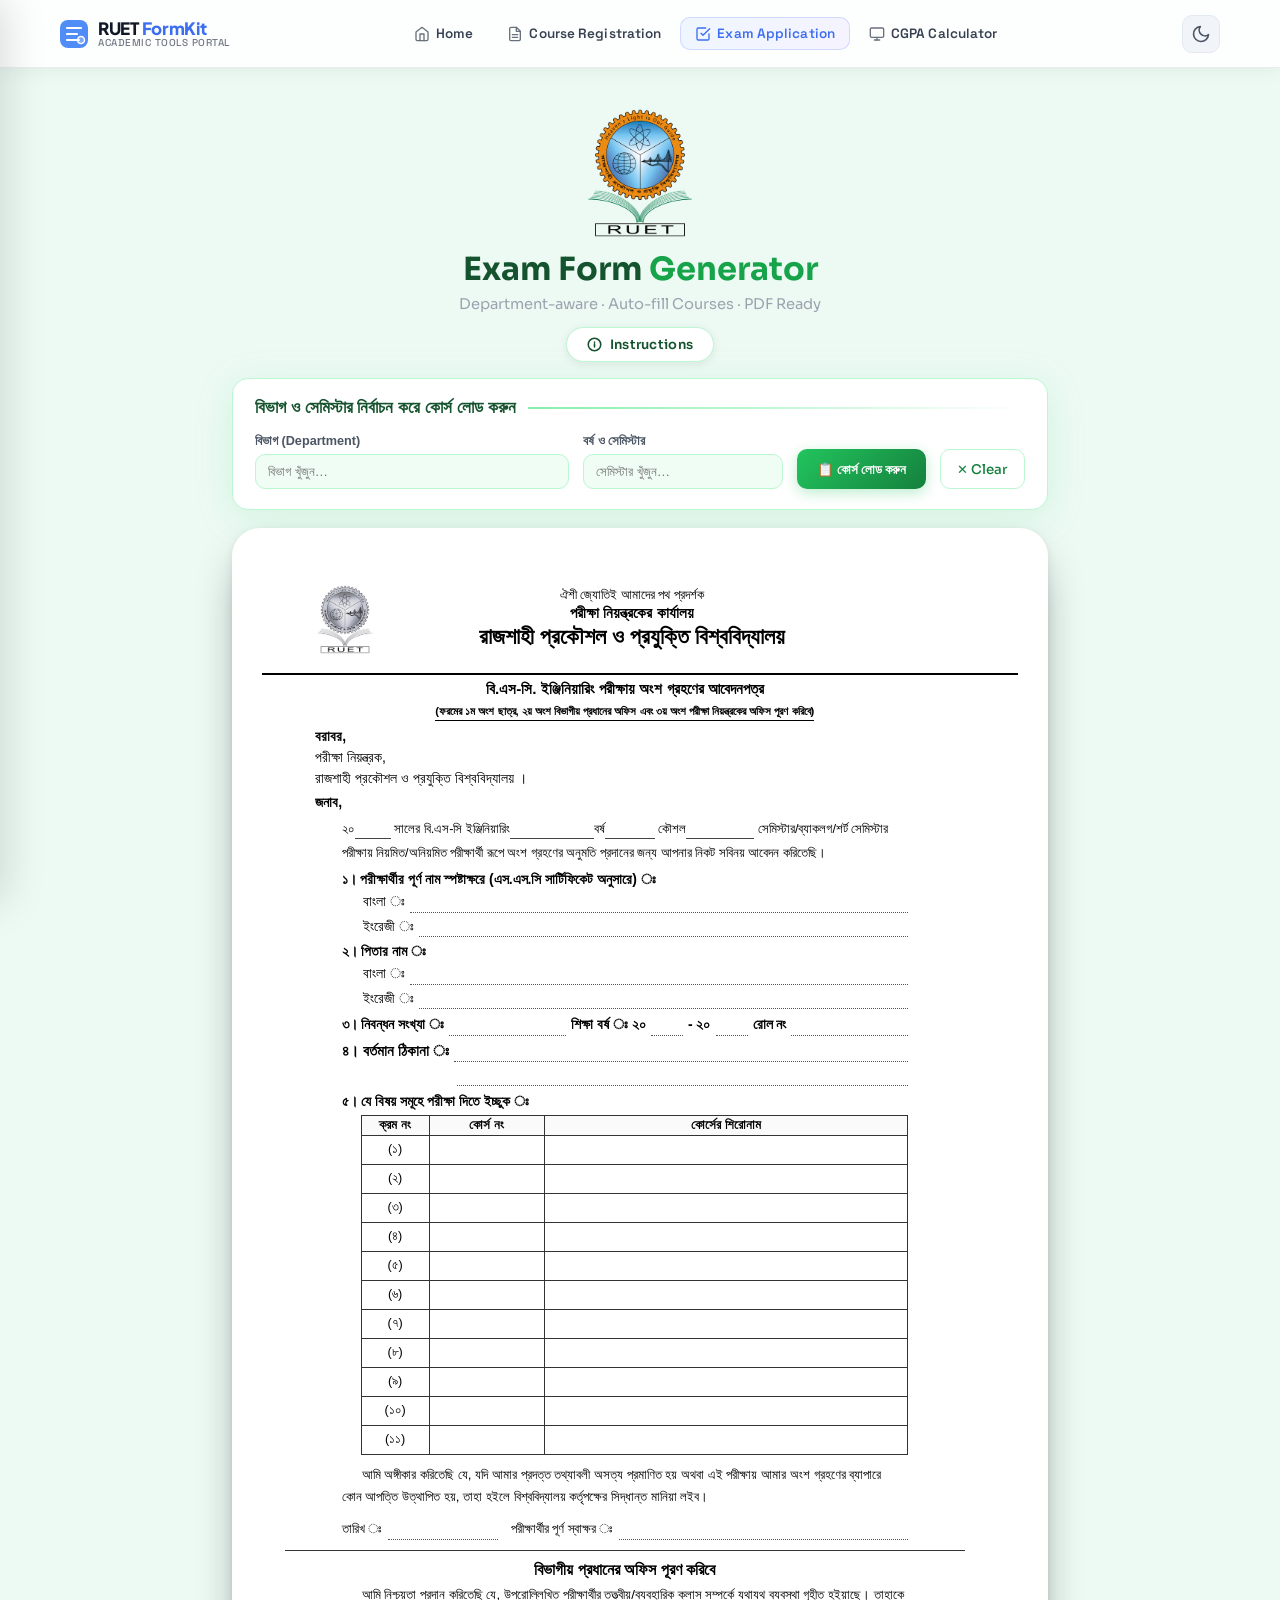
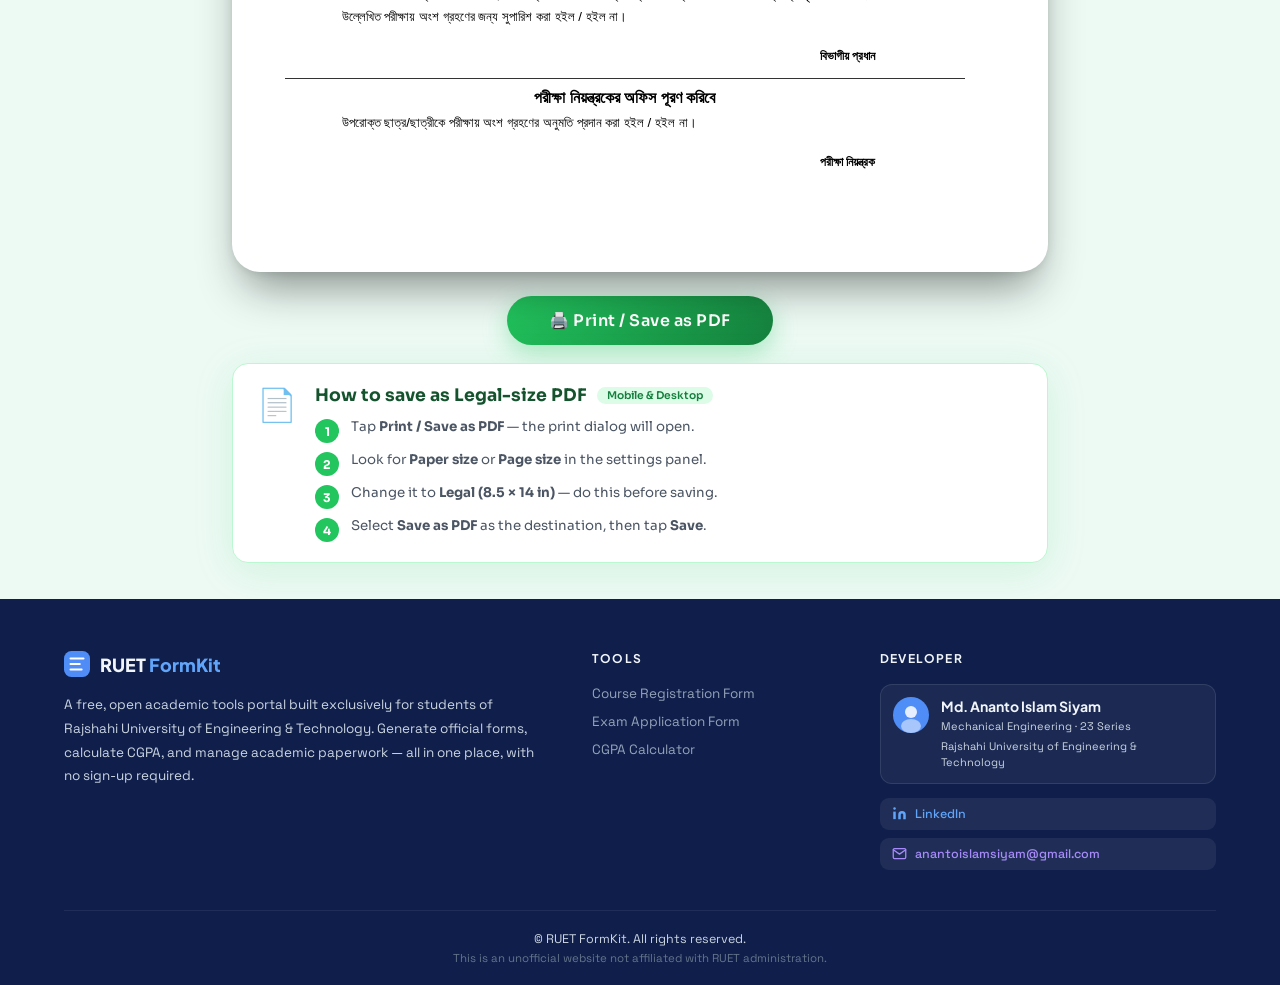
<file: form-fillup.html>
<!DOCTYPE html>
<html lang="bn" data-theme="">
<head>
<meta charset="UTF-8">
<meta name="viewport" content="width=device-width, initial-scale=1.0, maximum-scale=5.0">
<title>Exam Application Form Generator — RUET FormKit</title>
<link href="https://fonts.googleapis.com/css2?family=Sora:wght@300;400;500;600;700&display=swap" rel="stylesheet">
<link rel="stylesheet" href="https://cdnjs.cloudflare.com/ajax/libs/font-awesome/6.5.1/css/all.min.css">
<script>
(function(){
  const saved = localStorage.getItem('ruetFormkit_theme');
  const dark = saved ? saved === 'dark' : window.matchMedia('(prefers-color-scheme: dark)').matches;
  document.documentElement.setAttribute('data-theme', dark ? 'dark' : 'light');
})();
</script>
<link rel="stylesheet" href="layout.css">
<!-- Page-specific extra: add padding-top for fixed header -->
<style>
body {
  padding-top: calc(68px + 20px) !important;
}
/* page-inner-header: styled like original site-header but as a normal div */
.page-inner-header {
  width: 215.9mm;
  max-width: 100%;
  display: flex;
  flex-direction: column;
  align-items: center;
  gap: 12px;
  padding: 20px 0 18px;
  font-family: 'Sora', sans-serif;
  position: relative;
  margin: 0 auto;
}
@media screen and (max-width:820px) {
  .page-inner-header { width:100%; padding:16px 0 12px; }
}
/* Dark mode overrides for this page's CSS variables */
[data-theme="dark"] {
  --bg: #0d1117;
  --surface: #0f172a;
  --surface2: #1e293b;
  --b50: #0f2027; --b100: #14532d22; --b200: #bbf7d030;
  --b300: #86efac50; --b400: #4ade8080;
  --navy: #86efac;
  --text: #e2e8f0; --tmid: #94a3b8; --tlight: #64748b;
  --border: rgba(134,239,172,0.2); --border2: rgba(255,255,255,0.1);
  --shadow: 0 8px 40px rgba(0,0,0,.4);
}
[data-theme="dark"] body {
  background: #0d1117 !important;
}
[data-theme="dark"] .loader-panel,
[data-theme="dark"] .pdf-instruction {
  background: #0f172a;
  border-color: rgba(134,239,172,0.15);
}
[data-theme="dark"] .combo-input {
  background: #1e293b;
  color: #e2e8f0;
  border-color: rgba(134,239,172,0.2);
}
[data-theme="dark"] .page {
  background: #1a2236 !important;
  color: #e2e8f0 !important;
  border: 1px solid rgba(255,255,255,0.08) !important;
}
[data-theme="dark"] .page input,
[data-theme="dark"] .page textarea {
  color: #e2e8f0 !important;
  background: transparent !important;
}
[data-theme="dark"] .page .courses-table th,
[data-theme="dark"] .page .courses-table td {
  border-color: rgba(255,255,255,0.15) !important;
  color: #e2e8f0 !important;
}
[data-theme="dark"] .page .courses-table th {
  background: #1e293b !important;
}
[data-theme="dark"] .page .courses-table td {
  background: transparent !important;
}
/* Hide old .site-header class if it somehow persists */
.site-header.old-header { display: none !important; }
/* Info modal dark mode */
[data-theme="dark"] .info-modal {
  background: #0f172a !important;
  border-color: rgba(134,239,172,0.15) !important;
  color: #e2e8f0 !important;
}
[data-theme="dark"] .info-section-title { color: #86efac !important; }
[data-theme="dark"] .info-section-title::after { background: rgba(134,239,172,0.15) !important; }
[data-theme="dark"] .info-features li,
[data-theme="dark"] .info-steps li { color: #cbd5e1 !important; }
[data-theme="dark"] .info-steps .step-num { background: #1e293b !important; color: #86efac !important; }
[data-theme="dark"] .drop-list { background: #0f172a !important; border-color: rgba(134,239,172,0.2) !important; }
[data-theme="dark"] .drop-item { color: #e2e8f0 !important; }
[data-theme="dark"] .drop-item:hover, [data-theme="dark"] .drop-item.active { background: rgba(134,239,172,0.07) !important; }
[data-theme="dark"] .drop-item .di-main { color: #e2e8f0 !important; }
[data-theme="dark"] .drop-item .di-sub { color: #86efac !important; }
@media print {
  /* Force light mode: override dark theme for printing */
  html, body { background: #fff !important; color: #111 !important; }
  body * { color: #111 !important; background: transparent !important; }
  #fk-header, #fk-footer, .site-footer, .site-header,
  .sidebar-overlay, .mobile-sidebar,
  .page-inner-header, .loader-panel,
  .btn-download, .pdf-instruction,
  #toast-container, #drop-portal,
  .info-overlay, .instructions-pill { display: none !important; }
  .page {
    box-shadow: none !important;
    width: 100% !important;
    min-height: unset !important;
    padding: 0 !important;
    margin: 0 !important;
    border-radius: 0 !important;
    background: #fff !important;
    color: #111 !important;
    border: none !important;
  }
  .page::before { display: none; }
  body { padding: 0 !important; margin: 0 !important; background: #fff !important; }

  /* Override dark-mode high-specificity rules that survive into print */
  [data-theme="dark"] .page {
    background: #fff !important;
    color: #111 !important;
    border: none !important;
  }
  [data-theme="dark"] .page input,
  [data-theme="dark"] .page textarea,
  [data-theme="dark"] .page .ac-input {
    color: #111 !important;
    -webkit-text-fill-color: #111 !important;
    background: transparent !important;
  }
  [data-theme="dark"] .page .courses-table th,
  [data-theme="dark"] .page .courses-table td {
    color: #111 !important;
    -webkit-text-fill-color: #111 !important;
    border-color: #333 !important;
    background: transparent !important;
  }
  [data-theme="dark"] .page .courses-table th {
    background: #f5f5f5 !important;
  }
  [data-theme="dark"] .page * {
    color: #111 !important;
    -webkit-text-fill-color: #111 !important;
    background: transparent !important;
  }
}
</style>
<style>
@import url('https://fonts.maateen.me/solaiman-lipi/font.css');
*{margin:0;padding:0;box-sizing:border-box;}

/* ===== CSS VARIABLES ===== */
:root {
  --bg: #edfaf4;
  --surface: #fff;
  --surface2: #f0fdf6;
  --b50: #f0fdf4;  --b100: #dcfce7;  --b200: #bbf7d0;  --b300: #86efac;
  --b400: #4ade80; --b500: #22c55e;  --b600: #16a34a;  --b700: #15803d;
  --navy: #14532d;
  --text: #111827; --tmid: #4b5563;  --tlight: #9ca3af;
  --border: #bbf7d0; --border2: #e5e7eb;
  --r: 16px; --rsm: 10px;
  --shadow: 0 8px 40px rgba(34,197,94,.13);
}

body{
  background: var(--bg);
  font-family:'SolaimanLipi','Noto Sans Bengali','Vrinda',Arial,sans-serif;
  padding:0 0 0;
  min-height:100vh;
}

/* ===== PAGE INNER HEADER (replaces old .site-header) ===== */
.page-inner-header{
  width:215.9mm;
  max-width:100%;
  display:flex;
  flex-direction:column;
  align-items:center;
  gap:12px;
  padding:20px 20px 16px;
  font-family:'Sora',sans-serif;
  position:relative;
  margin:0 auto;
}
.page-inner-header .sh-logo{
  height:130px;
  width:auto;
  object-fit:contain;
}
.page-inner-header .sh-text{
  text-align:center;
}
.page-inner-header .sh-title{
  font-size:2rem;
  font-weight:700;
  color:var(--navy);
  line-height:1.2;
  font-family:'Sora',sans-serif;
}
.page-inner-header .sh-title span{color:var(--b600);}
.page-inner-header .sh-sub{
  font-size:0.92rem;
  color:var(--tlight);
  margin-top:7px;
  font-family:'Sora',sans-serif;
  font-weight:400;
}

/* ===== LOADER PANEL ===== */
.loader-panel{
  width:215.9mm;
  max-width:100%;
  background:var(--surface);
  border-radius:var(--r);
  border:1px solid var(--border);
  box-shadow:var(--shadow);
  padding:18px 22px 20px;
  margin:0 auto 18px;
}
.lp-header{
  display:flex;
  align-items:center;
  gap:12px;
  margin-bottom:16px;
}
.lp-title{
  font-family:'SolaimanLipi','Noto Sans Bengali','Vrinda',sans-serif;
  font-size:13pt;
  font-weight:bold;
  color:var(--navy);
  white-space:nowrap;
}
.lp-line{flex:1;height:1.5px;background:linear-gradient(to right,var(--b300),transparent);}
.lp-row{
  display:flex;
  align-items:flex-end;
  gap:14px;
  flex-wrap:wrap;
}
.lp-field{
  display:flex;
  flex-direction:column;
  gap:5px;
  position:relative;
  flex:1;
  min-width:160px;
}
.lp-field.sem-field{max-width:200px;}
.lp-label{
  font-family:'SolaimanLipi','Noto Sans Bengali','Vrinda',sans-serif;
  font-size:9.5pt;
  color:var(--tmid);
  font-weight:600;
}
.combo-input{
  width:100%;
  border:1.5px solid var(--border);
  border-radius:var(--rsm);
  padding:9px 12px;
  font-family:'SolaimanLipi','Noto Sans Bengali','Vrinda',sans-serif;
  font-size:10pt;
  color:var(--text);
  background:var(--b50);
  outline:none;
  transition:border-color .2s,box-shadow .2s;
}
.combo-input:focus{
  border-color:var(--b500);
  box-shadow:0 0 0 3px rgba(34,197,94,.15);
  background:#fff;
}
.btn-load{
  padding:10px 20px;
  background:linear-gradient(135deg,var(--b500),var(--b700));
  color:#fff;
  border:none;
  border-radius:var(--rsm);
  font-family:'Sora',sans-serif;
  font-size:10pt;
  font-weight:600;
  cursor:pointer;
  white-space:nowrap;
  box-shadow:0 4px 14px rgba(34,197,94,.3);
  transition:all .2s;
  height:40px;
  align-self:flex-end;
}
.btn-load:hover{transform:translateY(-2px);box-shadow:0 6px 18px rgba(34,197,94,.4);}
.btn-clear{
  padding:9px 16px;
  background:transparent;
  color:var(--b700);
  border:1.5px solid var(--border);
  border-radius:var(--rsm);
  font-family:'Sora',sans-serif;
  font-size:10pt;
  font-weight:500;
  cursor:pointer;
  white-space:nowrap;
  transition:all .2s;
  height:40px;
  align-self:flex-end;
}
.btn-clear:hover{background:var(--b50);border-color:var(--b400);}

/* ===== DROP PORTAL ===== */
#drop-portal{
  position:fixed;
  z-index:99998;
  display:none;
}
.drop-list{
  background:#fff;
  border:1.5px solid var(--border);
  border-radius:var(--rsm);
  box-shadow:0 8px 32px rgba(34,197,94,.18);
  max-height:220px;
  overflow-y:auto;
  min-width:180px;
}
.drop-item{
  padding:9px 14px;
  cursor:pointer;
  border-bottom:1px solid var(--b50);
  transition:background .12s;
}
.drop-item:last-child{border-bottom:none;}
.drop-item:hover,.drop-item.active{background:var(--b50);}
.drop-item .di-main{font-family:'SolaimanLipi','Noto Sans Bengali','Vrinda',sans-serif;font-size:10pt;font-weight:700;color:var(--text);}
.drop-item .di-sub{font-size:8.5pt;color:var(--b600);margin-top:1px;font-family:'Sora',sans-serif;}

/* ===== TOAST ===== */
#toast-container{
  position:fixed;
  top:20px;
  left:50%;
  transform:translateX(-50%);
  z-index:99999;
  display:flex;
  flex-direction:column;
  gap:10px;
  pointer-events:none;
}
.toast{
  display:flex;
  align-items:center;
  gap:10px;
  padding:12px 18px;
  border-radius:60px;
  border:1.5px solid;
  background:#fff;
  box-shadow:0 4px 24px rgba(0,0,0,.13);
  font-family:'Sora',sans-serif;
  font-size:10pt;
  pointer-events:all;
  animation:toastIn .4s cubic-bezier(.34,1.56,.64,1) both;
  min-width:220px;
  max-width:480px;
  white-space:nowrap;
}
.toast.success{border-color:#86efac;color:#166534;}
.toast.error{border-color:#fca5a5;color:#991b1b;}
.toast.info{border-color:var(--b300);color:var(--b700);}
.toast-msg{flex:1;font-family:'SolaimanLipi','Noto Sans Bengali','Vrinda',sans-serif;font-size:10pt;}
.toast-close{cursor:pointer;font-size:13pt;line-height:1;opacity:.6;flex-shrink:0;background:none;border:none;color:inherit;}
.toast-close:hover{opacity:1;}
@keyframes toastIn{
  from{opacity:0;transform:translateY(-18px) scale(.95);}
  to{opacity:1;transform:translateY(0) scale(1);}
}
.toast.out{animation:toastOut .3s ease forwards;}
@keyframes toastOut{
  to{opacity:0;transform:translateY(-12px) scale(.95);max-height:0;padding:0;margin:0;}
}

/* ===== PAGE CARD ===== */
.page{
  background:white;
  width:215.9mm;
  max-width:100%;
  min-height:355.6mm;
  padding:11mm 22mm 14mm 14mm;
  box-shadow:0 25px 45px -12px rgba(0,0,0,0.45), 0 2px 8px rgba(0,0,0,0.08);
  position:relative;
  overflow:hidden;
  border-radius:28px;
  margin:0 auto;
  transition: box-shadow 0.2s;
}
.page::before{
  content:"";
  position:absolute;
  top:12px;
  left:12px;
  right:12px;
  bottom:12px;
  pointer-events:none;
  border-radius:20px;
  border:1px solid rgba(255,255,240,0.3);
  z-index:0;
}

.bng{font-family:'SolaimanLipi','Noto Sans Bengali','Vrinda',sans-serif;}
.eng{font-family:'Times New Roman',Times,serif;}

/* ===== HEADER ===== */
.header-outer{display:flex;align-items:center;justify-content:center;gap:0;margin-bottom:1px;}
.logo-col{width:90px;flex-shrink:0;padding-left:8mm;display:flex;align-items:center;}
.logo-wrap{width:100px;height:100px;overflow:hidden;display:flex;align-items:center;justify-content:center;}
.logo-wrap img{width:100%;height:100%;object-fit:contain;}
.header-main-text{flex:1;text-align:center;}
.header-right-spacer{width:76px;flex-shrink:0;}
.header-top-line{font-size:9.5pt;font-family:'SolaimanLipi','Noto Sans Bengali','Vrinda',sans-serif;margin-bottom:1px;}
.header-office{font-size:11.5pt;font-weight:bold;font-family:'SolaimanLipi','Noto Sans Bengali','Vrinda',sans-serif;margin-bottom:2px;}
.header-university{font-size:16.5pt;font-weight:bold;font-family:'SolaimanLipi','Noto Sans Bengali','Vrinda',sans-serif;margin-bottom:0;padding-bottom:2px;}
.university-underline{border:none;border-top:2.5px solid #000;margin:3px -14mm 5px -6mm;display:block;}

/* ===== FORM TITLE ===== */
.form-title-box{text-align:center;margin:5px 0 1px 0;}
.form-title{font-size:11.5pt;font-weight:bold;font-family:'SolaimanLipi','Noto Sans Bengali','Vrinda',sans-serif;}
.form-subtitle-wrap{display:inline-block;border-bottom:1px solid #000;padding-bottom:1px;margin-top:3px;}
.form-subtitle{font-size:8.5pt;font-weight:bold;font-family:'SolaimanLipi','Noto Sans Bengali','Vrinda',sans-serif;display:inline;line-height:1.3;}

/* ===== ADDRESS BLOCK ===== */
.addr-block{
  margin:5px 0 2px 0;
  font-size:10.5pt;
  line-height:1.5;
  font-family:'SolaimanLipi','Noto Sans Bengali','Vrinda',sans-serif;
  padding-left:8mm;
}
.addr-block p{margin:0;}
.bold-line{font-weight:bold;}

/* ===== BODY ZONE ===== */
.body-zone{padding-left:15mm;padding-right:15mm;}

/* ===== INTRO LINE ===== */
.intro-line{font-size:9.5pt;font-family:'SolaimanLipi','Noto Sans Bengali','Vrinda',sans-serif;line-height:1.9;margin:4px 0 6px 0;}
.inline-input{
  border:none;
  border-bottom:1px solid #444;
  outline:none;
  background:transparent;
  font-family:'Times New Roman',Times,serif;
  font-size:9.5pt;
  padding:3px 2px 0 2px;
  min-width:28px;
  color:#111;
  vertical-align:baseline;
  line-height:1.6;
  height:1.7em;
}
.inline-input:focus{border-bottom:1.5px solid #003399;background:#f0f5ff;}
/* Center-aligned inline inputs (for বর্ষ, কৌশল fields) */
.inline-input-center{
  text-align:center;
}

/* ===== FIELD LABELS ===== */
.field-label{font-size:10.5pt;font-family:'SolaimanLipi','Noto Sans Bengali','Vrinda',sans-serif;font-weight:bold;margin:6px 0 2px 0;}
.field-sub{display:flex;align-items:center;margin:3px 0;font-size:10.5pt;font-family:'SolaimanLipi','Noto Sans Bengali','Vrinda',sans-serif;padding-left:1.5em;}
.field-sub .label-part{white-space:nowrap;margin-right:5px;flex-shrink:0;}
.field-sub .dotted-input{
  flex:1;
  border:none;
  border-bottom:1px dotted #555;
  outline:none;
  background:transparent;
  font-family:'Times New Roman',Times,serif;
  font-size:9.5pt;
  padding:3px 2px 0 2px;
  color:#111;
  line-height:1.6;
  height:1.7em;
}
.field-sub .dotted-input:focus{border-bottom:1.5px solid #003399;background:#f0f5ff;}

/* ===== REG ROW ===== */
.reg-row{display:flex;align-items:baseline;gap:5px;font-size:10.5pt;font-family:'SolaimanLipi','Noto Sans Bengali','Vrinda',sans-serif;margin:5px 0;flex-wrap:nowrap;width:100%;}
.reg-label-bold{font-weight:bold;white-space:nowrap;flex-shrink:0;}
.reg-label-mid{font-weight:bold;white-space:nowrap;flex-shrink:0;}
.dotted-input-flex{border:none;border-bottom:1px dotted #555;outline:none;background:transparent;font-family:'Times New Roman',Times,serif;font-size:9.5pt;padding:3px 2px 0 2px;color:#111;flex:1;min-width:45px;line-height:1.6;height:1.7em;}
.dotted-input-year{border:none;border-bottom:1px dotted #555;outline:none;background:transparent;font-family:'Times New Roman',Times,serif;font-size:9.5pt;padding:3px 2px 0 2px;color:#111;width:32px;line-height:1.6;height:1.7em;}
.dotted-input-flex:focus,.dotted-input-year:focus{border-bottom:1.5px solid #003399;background:#f0f5ff;}

/* ===== ADDRESS FIELD ROW ===== */
.addr-field-row{display:flex;align-items:center;margin:5px 0 2px 0;font-size:9.5pt;font-family:'SolaimanLipi','Noto Sans Bengali','Vrinda',sans-serif;}
.addr-input{flex:1;border:none;border-bottom:1px dotted #555;outline:none;background:transparent;font-family:'Times New Roman',Times,serif;font-size:9.5pt;padding:3px 2px 0 2px;color:#111;line-height:1.6;height:1.7em;}
.addr-input:focus{border-bottom:1.5px solid #003399;background:#f0f5ff;}
.addr-row2{margin:0 0 5px 115px;}
.addr-input2{width:100%;border:none;border-bottom:1px dotted #555;outline:none;background:transparent;font-family:'Times New Roman',Times,serif;font-size:9.5pt;padding:3px 2px 0 2px;color:#111;line-height:1.6;height:1.7em;}
.addr-input2:focus{border-bottom:1.5px solid #003399;background:#f0f5ff;}

/* ===== COURSES SECTION ===== */
.courses-section{margin:7px 0;font-size:9.5pt;font-family:'SolaimanLipi','Noto Sans Bengali','Vrinda',sans-serif;}
.courses-section .section-title{font-weight:bold;margin-bottom:5px;font-size:10.5pt;}
.table-indent{padding-left:1.5em;}
.courses-table{width:100%;border-collapse:collapse;font-size:9.5pt;}
.courses-table th{border:1px solid #333;padding:2px 8px;text-align:center;font-family:'SolaimanLipi','Noto Sans Bengali','Vrinda',sans-serif;font-weight:bold;background:#fafafa;font-size:9.5pt;}
.courses-table td{border:1px solid #333;padding:1px 5px;min-height:28px;height:auto;word-break:break-word;white-space:normal;vertical-align:middle;}
.courses-table td.serial{text-align:center;font-family:'SolaimanLipi','Noto Sans Bengali','Vrinda',sans-serif;font-size:9.5pt;width:68px;white-space:nowrap;}
.courses-table td.course-no{width:115px;}
.courses-table td textarea{width:100%;border:none;outline:none;background:transparent;font-family:'Times New Roman',Times,serif;font-size:9.5pt;padding:0 2px;color:#111;resize:none;overflow:hidden;display:block;line-height:1.5;min-height:22px;box-sizing:border-box;}
.courses-table td textarea:focus{background:#f0f5ff;}
.courses-table td input{width:100%;border:none;outline:none;background:transparent;font-family:'Times New Roman',Times,serif;font-size:9.5pt;padding:0 2px;color:#111;}
.courses-table td input:focus{background:#f0f5ff;}

/* ===== AC INPUTS (course table autocomplete) ===== */
.ac-input{
  width:100%;border:none;outline:none;background:transparent;
  font-family:'Times New Roman',Times,serif !important;font-size:9.5pt !important;
  padding:4px 5px;color:#111;line-height:1.5;min-height:26px;
  box-sizing:border-box;display:block;resize:none;overflow:hidden;
}
.ac-input:focus{background:#f0fdf6;}

/* ===== DECLARATION ===== */
.declaration{margin:9px -60px 5px 0;font-size:10pt;font-family:'SolaimanLipi','Noto Sans Bengali','Vrinda',sans-serif;line-height:1.7;text-align:justify;}
.declaration .line1{display:block;padding-left:1.5em;}
.declaration .line2{display:block;padding-left:0;}

/* ===== SIGNATURE ROW ===== */
.sig-row{display:flex;align-items:baseline;gap:7px;margin:8px 0 10px 0;font-size:10pt;font-family:'SolaimanLipi','Noto Sans Bengali','Vrinda',sans-serif;}
.sig-input{flex:1;border:none;border-bottom:1px dotted #555;outline:none;background:transparent;font-family:'Times New Roman',Times,serif;font-size:10pt;padding:3px 2px 0 2px;color:#111;line-height:1.6;height:1.7em;}
.sig-input:focus{border-bottom:1.5px solid #003399;background:#f0f5ff;}

/* ===== DIVIDERS ===== */
.divider{border:none;border-top:1.5px solid #333;margin:10px 0;}

/* ===== SECTION HEADINGS ===== */
.section-heading{text-align:center;font-size:12pt;font-weight:bold;font-family:'SolaimanLipi','Noto Sans Bengali','Vrinda',sans-serif;margin:6px 0 5px 0;}
.section-body{margin:0px -60px 5px 0;font-size:10pt;font-family:'SolaimanLipi','Noto Sans Bengali','Vrinda',sans-serif;line-height:1.7;margin-bottom:4px;text-align:justify;}
.section-body .line1{display:block;padding-left:1.5em;}
.section-body .line2{display:block;padding-left:0;}

/* ===== AUTHORITY SIGNATURES ===== */
.authority-sig{text-align:right;font-size:9pt;font-weight:bold;font-family:'SolaimanLipi','Noto Sans Bengali','Vrinda',sans-serif;margin:20px 90px 0 0;}
.authority-sig-dept{margin-bottom:15px;}

/* ===== DOWNLOAD BUTTON ===== */
.btn-download{
  margin-top:24px;
  margin-left:auto;
  margin-right:auto;
  padding:14px 42px;
  background:linear-gradient(135deg,var(--b500),var(--b700));
  color:#fff;
  border:none;
  border-radius:60px;
  font-size:16px;
  font-weight:600;
  cursor:pointer;
  font-family:'Sora',sans-serif;
  letter-spacing:.5px;
  box-shadow:0 8px 24px rgba(34,197,94,.35);
  transition:all .25s ease;
  display:flex;
  align-items:center;
  justify-content:center;
  gap:10px;
  width:fit-content;
}
.btn-download:hover{transform:translateY(-3px);box-shadow:0 14px 32px rgba(34,197,94,.45);}
.btn-download:active{transform:translateY(1px);}

/* ===== PDF INSTRUCTION ===== */
.pdf-instruction{
  width:215.9mm;
  max-width:100%;
  background:var(--surface);
  border-radius:var(--r);
  border:1px solid var(--border);
  box-shadow:var(--shadow);
  padding:20px 24px;
  margin:18px auto 36px;
  display:flex;
  gap:18px;
  align-items:flex-start;
}
.pdf-instruction .pi-icon{font-size:2rem;flex-shrink:0;margin-top:2px;}
.pdf-instruction .pi-body{}
.pdf-instruction .pi-title{
  font-family:'Sora',sans-serif;
  font-size:13pt;
  font-weight:700;
  color:var(--navy);
  display:flex;
  align-items:center;
  gap:10px;
  margin-bottom:12px;
}
.pdf-instruction .pi-badge{
  font-size:8pt;
  font-weight:600;
  background:var(--b100);
  color:var(--b700);
  border-radius:20px;
  padding:2px 10px;
  font-family:'Sora',sans-serif;
}
.pdf-instruction .pi-steps{
  display:flex;
  flex-direction:column;
  gap:8px;
}
.pdf-instruction .pi-step{
  display:flex;
  align-items:flex-start;
  gap:12px;
  font-family:'Sora',sans-serif;
  font-size:10pt;
  color:var(--tmid);
}
.pdf-instruction .pi-num{
  width:24px;
  height:24px;
  border-radius:50%;
  background:var(--b500);
  color:#fff;
  display:flex;
  align-items:center;
  justify-content:center;
  font-size:9pt;
  font-weight:700;
  flex-shrink:0;
  margin-top:1px;
}

/* ===== MOBILE RESPONSIVE ===== */
@media screen and (max-width: 820px) {
  /* Body & layout */
  body {
    padding: 12px 14px;
    align-items: stretch;
  }

  /* Page inner header */
  .page-inner-header {
    width: 100%;
    padding: 12px 0 10px;
    gap: 10px;
    align-items: center;
  }
  .page-inner-header .sh-logo { height: 105px; }
  .page-inner-header .sh-title { font-size: 1.5rem; }
  .page-inner-header .sh-sub { font-size: 0.78rem; }

  /* Loader panel */
  .loader-panel {
    width: calc(100% - 32px);
    padding: 14px 14px 16px;
    box-sizing: border-box;
    margin-left: 16px;
    margin-right: 16px;
  }
  .lp-title { font-size: 11pt; white-space: normal; }
  .lp-row {
    flex-direction: column;
    gap: 10px;
    align-items: stretch;
  }
  .lp-field { min-width: unset; width: 100%; }
  .lp-field.sem-field { max-width: 100%; }
  .combo-input { font-size: 11pt; padding: 11px 12px; }
  .btn-load, .btn-clear {
    width: 100%;
    height: 44px;
    font-size: 11pt;
    align-self: stretch;
    justify-content: center;
    text-align: center;
  }

  /* Page card */
  .page {
    width: calc(100% - 32px);
    min-height: unset;
    padding: 8mm 6mm 10mm 6mm;
    border-radius: 16px;
    box-shadow: 0 8px 24px rgba(0,0,0,0.18);
    overflow-x: auto;
    margin-left: 16px;
    margin-right: 16px;
    box-sizing: border-box;
  }

  /* Header inside form */
  .header-outer { gap: 0; flex-wrap: nowrap; }
  .logo-col { width: 76px; padding-left: 2mm; }
  .logo-wrap { width: 100px; height: 100px; }
  .header-right-spacer { width: 44px; }
  .header-top-line { font-size: 7.5pt; }
  .header-office { font-size: 9pt; }
  .header-university { font-size: 12pt; }
  .university-underline { margin: 3px -5mm 4px -5mm; }

  /* Form title */
  .form-title { font-size: 9.5pt; }
  .form-subtitle { font-size: 7.5pt; }

  /* Address block */
  .addr-block { padding-left: 3mm; font-size: 9pt; }

  /* Body zone */
  .body-zone { padding-left: 4mm; padding-right: 4mm; }

  /* Intro line */
  .intro-line { font-size: 8.5pt; line-height: 2; }
  .inline-input { font-size: 8.5pt; height: 1.6em; min-width: 22px; }
  .inline-input[style*="width:84px"] { width: 65px !important; }
  .inline-input[style*="width:68px"] { width: 54px !important; }
  .inline-input[style*="width:50px"] { width: 40px !important; }
  .inline-input[style*="width:36px"] { width: 30px !important; }

  /* Field labels */
  .field-label { font-size: 9pt; }
  .field-sub { font-size: 9pt; padding-left: 0.5em; }
  .field-sub .dotted-input { font-size: 8.5pt; }

  /* Reg row */
  .reg-row {
    flex-wrap: wrap;
    gap: 3px 6px;
    font-size: 9pt;
    align-items: baseline;
  }
  .reg-label-bold, .reg-label-mid { font-size: 9pt; }
  .dotted-input-flex { min-width: 38px; font-size: 8.5pt; }
  .dotted-input-year { width: 26px; font-size: 8.5pt; }

  /* Address field */
  .addr-field-row { font-size: 9pt; }
  .addr-field-row .label-part { font-size: 9.5pt !important; }
  .addr-input, .addr-input2 { font-size: 8.5pt; }
  .addr-row2 { margin-left: 0; }

  /* Courses section */
  .courses-section { font-size: 8.5pt; }
  .courses-section .section-title { font-size: 9.5pt; }
  .table-indent { padding-left: 0; overflow-x: auto; display: block; }
  .courses-table { font-size: 8pt; min-width: 280px; }
  .courses-table th { padding: 3px 5px; font-size: 8pt; }
  .courses-table td { padding: 2px 4px; }
  .courses-table td.serial { width: 44px; font-size: 8pt; }
  .courses-table td.course-no { width: 80px; }
  .courses-table td textarea,
  .courses-table td input,
  .ac-input { font-size: 8pt !important; }

  /* Declaration */
  .declaration {
    margin: 6px 0 4px 0;
    font-size: 8.5pt;
    line-height: 1.6;
  }
  .declaration .line1, .declaration .line2 { padding-left: 0; }

  /* Signature row */
  .sig-row { flex-wrap: wrap; gap: 4px 8px; font-size: 9pt; }
  .sig-input { font-size: 8.5pt; min-width: 80px; }

  /* Section heading / body */
  .section-heading { font-size: 10pt; }
  .section-body {
    margin: 0 0 4px 0;
    font-size: 8.5pt;
    line-height: 1.6;
  }
  .section-body .line1, .section-body .line2 { padding-left: 0; }
  .authority-sig { margin: 14px 10px 0 0; font-size: 8pt; }

  /* Download button */
  .btn-download {
    margin-top: 16px;
    padding: 13px 28px;
    font-size: 14px;
    width: calc(100% - 32px);
    margin-left: 16px;
    margin-right: 16px;
    justify-content: center;
    border-radius: 14px;
    box-sizing: border-box;
  }

  /* PDF instruction */
  .pdf-instruction {
    width: calc(100% - 32px);
    padding: 14px 14px;
    margin-top: 14px;
    margin-bottom: 20px;
    margin-left: 16px;
    margin-right: 16px;
    gap: 12px;
    flex-wrap: nowrap;
    box-sizing: border-box;
  }
  .pdf-instruction .pi-title { font-size: 11pt; flex-wrap: wrap; }
  .pdf-instruction .pi-step { font-size: 9pt; }

  /* Toast — 80% width, wrap text */
  .toast {
    max-width: 80vw;
    min-width: unset;
    white-space: normal;
    word-break: break-word;
    border-radius: 16px;
    align-items: flex-start;
  }
  .toast-msg { white-space: normal; word-break: break-word; }

  /* Drop portal */
  .drop-list { min-width: 140px; }
  .drop-item { padding: 10px 12px; }
  .drop-item .di-main { font-size: 9.5pt; }
  .drop-item .di-sub { font-size: 8pt; }
}

@media screen and (max-width: 480px) {
  body { padding: 0; }

  .page-inner-header { gap: 8px; padding: 10px 10px 8px; align-items: center; }
  .instructions-pill { font-size: 12px; padding: 7px 16px; }
  .page-inner-header .sh-logo { height: 90px; }
  .page-inner-header .sh-title { font-size: 1.25rem; }
  .page-inner-header .sh-sub { font-size: 0.72rem; }

  .loader-panel { padding: 12px 10px 14px; }
  .lp-title { font-size: 10pt; }

  .page { padding: 6mm 5mm 8mm 5mm; border-radius: 12px; }

  .logo-col { width: 62px; padding-left: 1mm; }
  .logo-wrap { width: 100px; height: 100px; }
  .header-right-spacer { width: 36px; }
  .header-top-line { font-size: 6.5pt; }
  .header-office { font-size: 7.5pt; }
  .header-university { font-size: 10pt; }

  .form-title { font-size: 8.5pt; }
  .form-subtitle { font-size: 7pt; }

  .intro-line { font-size: 8pt; }
  .field-label { font-size: 8pt; }
  .field-sub { font-size: 8pt; }

  .reg-row { font-size: 8pt; }
  .reg-label-bold, .reg-label-mid { font-size: 8pt; }

  .courses-table { font-size: 7.5pt; min-width: 250px; }
  .courses-table th { font-size: 7.5pt; }
  .courses-table td.serial { width: 36px; }
  .courses-table td.course-no { width: 68px; }

  .declaration { font-size: 8pt; }
  .sig-row { font-size: 8pt; }
  .section-heading { font-size: 9pt; }
  .section-body { font-size: 8pt; }
  .authority-sig { font-size: 7.5pt; }

  .btn-download { font-size: 13px; padding: 12px 20px; }
  .pdf-instruction .pi-icon { font-size: 1.5rem; }
  .pdf-instruction .pi-title { font-size: 10pt; }
  .pdf-instruction .pi-step { font-size: 8.5pt; }

  .toast {
    max-width: 80vw;
    min-width: unset;
    white-space: normal;
    word-break: break-word;
    border-radius: 14px;
    align-items: flex-start;
    font-size: 9pt;
    padding: 10px 14px;
  }
  .toast-msg { white-space: normal; word-break: break-word; }
}

/* ===== INFO BUTTON ===== */
/* ===== INSTRUCTIONS PILL (replaces info-btn) ===== */
.instructions-pill{
  display:inline-flex;align-items:center;gap:8px;
  background:var(--surface,#fff);
  color:var(--navy,#1a3a6b);
  border:1.5px solid var(--border,rgba(0,0,0,0.1));
  border-radius:25px;
  padding:8px 20px;
  cursor:pointer;
  font-family:'Sora',sans-serif;
  font-size:13px;font-weight:600;
  letter-spacing:.3px;
  box-shadow:0 2px 10px rgba(0,0,0,.08);
  transition:all .22s;
  user-select:none;
}
[data-theme="dark"] .instructions-pill{
  background:var(--surface2,#1e293b);
  color:var(--navy,#86efac);
  border-color:var(--border,rgba(134,239,172,0.2));
  box-shadow:0 2px 10px rgba(0,0,0,.25);
}
.instructions-pill:hover{
  transform:translateY(-1px);
  box-shadow:0 6px 20px rgba(37,99,235,.15);
}
[data-theme="dark"] .instructions-pill:hover{
  box-shadow:0 6px 20px rgba(134,239,172,.12);
}

/* ===== INFO OVERLAY & MODAL ===== */
.info-overlay{
  position:fixed;
  inset:0;
  z-index:9100;
  background:rgba(0,0,0,.45);
  backdrop-filter:blur(4px);
  display:flex;
  align-items:center;
  justify-content:center;
  padding:16px;
  opacity:0;
  pointer-events:none;
  transition:opacity .25s;
}
.info-overlay.open{
  opacity:1;
  pointer-events:all;
}
.info-modal{
  background:var(--surface);
  border-radius:22px;
  width:100%;
  max-width:480px;
  max-height:68vh;
  overflow-y:auto;
  padding:24px 24px 20px;
  position:relative;
  box-shadow:0 24px 64px rgba(0,0,0,.22);
  transform:translateY(18px) scale(.97);
  transition:transform .28s cubic-bezier(.34,1.56,.64,1);
  border:1.5px solid var(--border);
  scrollbar-width:thin;
  scrollbar-color:var(--b300) transparent;
}
.info-overlay.open .info-modal{
  transform:translateY(0) scale(1);
}

/* Close button */
.info-close{
  position:absolute;
  top:14px;
  right:14px;
  width:34px;
  height:34px;
  border-radius:50%;
  border:1.5px solid var(--border2);
  background:var(--b50);
  color:var(--tmid);
  display:flex;
  align-items:center;
  justify-content:center;
  cursor:pointer;
  transition:all .18s;
  padding:0;
}
.info-close:hover{ background:var(--b100); color:var(--navy); }
.info-close svg{ width:16px; height:16px; }

/* Modal header */
/* Sections */
.info-section{
  margin-bottom:20px;
  padding-bottom:20px;
  border-bottom:1px solid var(--border2);
}
.info-section:last-of-type{ border-bottom:none; margin-bottom:8px; }
.info-section-title{
  display:flex;
  align-items:center;
  gap:7px;
  font-family:'Sora',sans-serif;
  font-size:0.82rem;
  font-weight:700;
  color:var(--b700);
  text-transform:uppercase;
  letter-spacing:.06em;
  margin-bottom:10px;
}
.info-section-title svg{ width:15px; height:15px; flex-shrink:0; }

/* Features list */
.info-features{
  list-style:none;
  display:flex;
  flex-direction:column;
  gap:7px;
}
.info-features li{
  display:flex;
  align-items:flex-start;
  gap:9px;
  font-family:'Sora',sans-serif;
  font-size:0.83rem;
  color:var(--tmid);
  line-height:1.55;
}
.feat-dot{
  width:7px;
  height:7px;
  border-radius:50%;
  background:var(--b500);
  flex-shrink:0;
  margin-top:5px;
}

/* Steps */
.info-steps{
  list-style:none;
  display:flex;
  flex-direction:column;
  gap:9px;
}
.info-steps li{
  display:flex;
  align-items:flex-start;
  gap:10px;
  font-family:'Sora',sans-serif;
  font-size:0.83rem;
  color:var(--tmid);
  line-height:1.55;
}
.info-steps li strong{ color:var(--navy); }
.step-num{
  min-width:22px;
  height:22px;
  border-radius:50%;
  background:linear-gradient(135deg,var(--b500),var(--b700));
  color:#fff;
  font-family:'Sora',sans-serif;
  font-size:0.7rem;
  font-weight:700;
  display:flex;
  align-items:center;
  justify-content:center;
  flex-shrink:0;
  margin-top:1px;
}

/* Hide in print */
@media print{
  .instructions-pill{ display:none!important; }
  .info-overlay{ display:none!important; }
}

/* ===== PRINT OVERRIDES ===== */
@media print{
  @page{size:legal portrait;margin:10mm 12mm 10mm 12mm;}
  html,body{background:#fff!important;color:#111!important;padding:0!important;margin:0!important;}
  html,body,body *{color:#111!important;background:transparent!important;}
  #fk-header,#fk-footer,.site-header,.site-footer,
  .sidebar-overlay,.mobile-sidebar,
  .page-inner-header,.loader-panel,
  .btn-download,.pdf-instruction,
  #toast-container,#drop-portal,
  .info-overlay,.instructions-pill{display:none!important;}
  .page{
    box-shadow:none!important;
    width:100%!important;
    min-height:unset!important;
    padding:0!important;
    margin:0!important;
    border-radius:0!important;
    background:#fff!important;
    color:#111!important;
    border:none!important;
  }
  .page::before{display:none;}
  .page *{color:#111!important;background:transparent!important;}
  input.dotted-input,input.addr-input,input.addr-input2,input.sig-input,input.dotted-input-flex,input.dotted-input-year,input.inline-input{
    border-bottom:1px dotted #555!important;
    background:transparent!important;
    color:#111!important;
    padding-top:5px!important;
  }
  .courses-table td textarea{border:none!important;background:transparent!important;color:#111!important;resize:none!important;}
  .courses-table td input{border:none!important;background:transparent!important;color:#111!important;padding-top:0!important;}
  .courses-table th{padding-top:0px!important;padding-bottom:0px!important;}
  .courses-table td{padding-top:0px!important;padding-bottom:0px!important;}
  .university-underline{margin:-13px -12mm 5px -12mm;}
}
</style>
<!-- ══ SEO & Social Meta ══ -->
<meta name="description" content="Fill your RUET exam application (form fillup) digitally. Bilingual Bangla and English layout matching the official form. Auto-load courses by department and semester. Print-ready.">
<meta name="keywords" content="RUET exam form fillup, RUET application form, RUET exam application, RUET bilingual form, form fillup RUET online">
<meta name="author" content="RUET FormKit">
<meta name="robots" content="index, follow">
<meta name="theme-color" content="#4f8ef7">
<link rel="canonical" href="https://ruet-formkit.github.io/form-fillup.html">

<!-- Open Graph -->
<meta property="og:type" content="website">
<meta property="og:url" content="https://ruet-formkit.github.io/form-fillup.html">
<meta property="og:title" content="Exam Application Form Generator — RUET FormKit">
<meta property="og:description" content="Fill your RUET exam application (form fillup) digitally. Bilingual Bangla and English layout matching the official form. Auto-load courses by department and semester. Print-ready.">
<meta property="og:image" content="https://ruet-formkit.github.io/favicon.png">
<meta property="og:site_name" content="RUET FormKit">
<meta property="og:locale" content="en_US">

<!-- Twitter Card -->
<meta name="twitter:card" content="summary">
<meta name="twitter:url" content="https://ruet-formkit.github.io/form-fillup.html">
<meta name="twitter:title" content="Exam Application Form Generator — RUET FormKit">
<meta name="twitter:description" content="Fill your RUET exam application (form fillup) digitally. Bilingual Bangla and English layout matching the official form. Auto-load courses by department and semester. Print-ready.">
<meta name="twitter:image" content="https://ruet-formkit.github.io/favicon.png">

<!-- Favicon -->
<link rel="icon" type="image/png" href="favicon.png">
<link rel="shortcut icon" href="favicon.png">
<link rel="apple-touch-icon" href="favicon.png">

<!-- Schema.org JSON-LD -->
<script type="application/ld+json">
{
  "@context": "https://schema.org",
  "@type": "WebApplication",
  "name": "Exam Application Form Generator — RUET FormKit",
  "url": "https://ruet-formkit.github.io/form-fillup.html",
  "description": "Fill your RUET exam application (form fillup) digitally. Bilingual Bangla and English layout matching the official form. Auto-load courses by department and semester. Print-ready.",
  "applicationCategory": "EducationalApplication",
  "operatingSystem": "Any",
  "offers": {
    "@type": "Offer",
    "price": "0",
    "priceCurrency": "BDT"
  },
  "publisher": {
    "@type": "Organization",
    "name": "RUET FormKit",
    "url": "https://ruet-formkit.github.io/"
  }
}
</script>

<!-- Google tag (gtag.js) -->
<script async src="https://www.googletagmanager.com/gtag/js?id=G-CVJYPM3B97"></script>
<script>
  window.dataLayer = window.dataLayer || [];
  function gtag(){dataLayer.push(arguments);}
  gtag('js', new Date());
  gtag('config', 'G-CVJYPM3B97');
</script>
</head>
<body>

<!-- Shared Header -->
<div id="fk-header"></div>


<div id="drop-portal"></div>
<div id="toast-container" style="top:calc(68px + 20px) !important;"></div>

<!-- ===== INFO MODAL ===== -->
<div class="info-overlay" id="info-overlay">
  <div class="info-modal" id="info-modal" role="dialog" aria-modal="true" aria-label="Instructions">
    <button class="info-close" id="info-close" aria-label="Close">
      <svg viewBox="0 0 24 24" fill="none" stroke="currentColor" stroke-width="2.5" stroke-linecap="round">
        <line x1="18" y1="6" x2="6" y2="18"/><line x1="6" y1="6" x2="18" y2="18"/>
      </svg>
    </button>

    <div class="info-section">
      <div class="info-section-title">
        <svg viewBox="0 0 24 24" fill="none" stroke="currentColor" stroke-width="2" stroke-linecap="round" stroke-linejoin="round"><polyline points="22 12 18 12 15 21 9 3 6 12 2 12"/></svg>
        Features
      </div>
      <ul class="info-features">
        <li><span class="feat-dot"></span>Department-aware course database for all RUET departments</li>
        <li><span class="feat-dot"></span>Auto-fill courses by year &amp; semester with a single click</li>
        <li><span class="feat-dot"></span>Smart autocomplete search in the course table</li>
        <li><span class="feat-dot"></span>Bilingual form — Bangla text with English course codes</li>
        <li><span class="feat-dot"></span>Print-ready layout matching the official RUET exam form</li>
        <li><span class="feat-dot"></span>Fully mobile responsive — works on any device</li>
        <li><span class="feat-dot"></span>No login, no data sent — everything stays on your device</li>
      </ul>
    </div>

    <div class="info-section">
      <div class="info-section-title">
        <svg viewBox="0 0 24 24" fill="none" stroke="currentColor" stroke-width="2" stroke-linecap="round" stroke-linejoin="round"><path d="M2 3h6a4 4 0 0 1 4 4v14a3 3 0 0 0-3-3H2z"/><path d="M22 3h-6a4 4 0 0 0-4 4v14a3 3 0 0 1 3-3h7z"/></svg>
        How to Use
      </div>
      <ol class="info-steps">
        <li><span class="step-num">1</span><span>Choose your <strong>Department</strong> from the dropdown.</span></li>
        <li><span class="step-num">2</span><span>Select your <strong>Year &amp; Semester</strong>.</span></li>
        <li><span class="step-num">3</span><span>Click <strong>"কোর্স লোড করুন"</strong> to auto-fill all courses.</span></li>
        <li><span class="step-num">4</span><span>Fill in your personal details in the form fields.</span></li>
        <li><span class="step-num">5</span><span>Click <strong>"Print / Save as PDF"</strong> to download or print.</span></li>
      </ol>
    </div>

  </div>
</div>

<!-- ===== PAGE INNER HEADER (logo + title, replaces old site-header) ===== -->
<div class="page-inner-header">
  <img src="c-logo.png" alt="Logo" class="sh-logo" onerror="this.style.display='none'">
  <div class="sh-text">
    <div class="sh-title">Exam Form <span>Generator</span></div>
    <div class="sh-sub">Department-aware · Auto-fill Courses · PDF Ready</div>
  </div>
  <div style="display:flex;justify-content:center;margin-top:2px;">
    <div class="instructions-pill" id="info-btn">
      <svg width="15" height="15" viewBox="0 0 24 24" fill="none" stroke="currentColor" stroke-width="2.5" stroke-linecap="round" stroke-linejoin="round"><circle cx="12" cy="12" r="10"/><line x1="12" y1="8" x2="12" y2="8.5"/><line x1="12" y1="11" x2="12" y2="16"/></svg>
      Instructions
    </div>
  </div>
</div>

<!-- ===== LOADER PANEL ===== -->
<div class="loader-panel">
  <div class="lp-header">
    <span class="lp-title">বিভাগ ও সেমিস্টার নির্বাচন করে কোর্স লোড করুন</span>
    <span class="lp-line"></span>
  </div>
  <div class="lp-row">
    <div class="lp-field">
      <label class="lp-label">বিভাগ (Department)</label>
      <input id="inp-dept" class="combo-input" type="text" placeholder="বিভাগ খুঁজুন…" autocomplete="off">
    </div>
    <div class="lp-field sem-field">
      <label class="lp-label">বর্ষ ও সেমিস্টার</label>
      <input id="inp-sem" class="combo-input" type="text" placeholder="সেমিস্টার খুঁজুন…" autocomplete="off">
    </div>
    <button class="btn-load" id="btn-load">📋 কোর্স লোড করুন</button>
    <button class="btn-clear" id="btn-clear">✕ Clear</button>
  </div>
</div>

<!-- ===== PAGE CARD ===== -->
<div class="page">

  <!-- HEADER -->
  <div class="header-outer">
    <div class="logo-col">
      <div class="logo-wrap">
        <img src="logo.png" alt="RUET Logo"
          onerror="this.parentNode.innerHTML='<div style=\'font-size:7pt;color:#666;font-family:serif;text-align:center;line-height:1.4;\'>RUET<br>LOGO</div>';">
      </div>
    </div>
    <div class="header-main-text">
      <div class="header-top-line bng">ঐশী জ্যোতিই আমাদের পথ প্রদর্শক</div>
      <div class="header-office bng">পরীক্ষা নিয়ন্ত্রকের কার্যালয়</div>
      <div class="header-university bng">রাজশাহী প্রকৌশল ও প্রযুক্তি বিশ্ববিদ্যালয়</div>
    </div>
    <div class="header-right-spacer"></div>
  </div>
  <hr class="university-underline">

  <!-- FORM TITLE -->
  <div class="form-title-box">
    <div class="form-title bng">বি.এস-সি. ইঞ্জিনিয়ারিং পরীক্ষায় অংশ গ্রহণের আবেদনপত্র</div>
    <div class="form-subtitle-wrap">
      <span class="form-subtitle bng">(ফরমের ১ম অংশ ছাত্র, ২য় অংশ বিভাগীয় প্রধানের অফিস এবং ৩য় অংশ পরীক্ষা নিয়ন্ত্রকের অফিস পূরণ করিবে)</span>
    </div>
  </div>

  <!-- ADDRESSING -->
  <div class="addr-block">
    <p class="bng bold-line">বরাবর,</p>
    <p class="bng">পরীক্ষা নিয়ন্ত্রক,</p>
    <p class="bng">রাজশাহী প্রকৌশল ও প্রযুক্তি বিশ্ববিদ্যালয় ।</p>
    <p class="bng bold-line" style="margin-top:3px;">জনাব,</p>
  </div>

  <!-- BODY ZONE -->
  <div class="body-zone">

    <!-- INTRO LINE -->
    <!-- Fields: year (left-aligned), then বর্ষ field (center), কৌশল field (center), last field (center) -->
    <div class="intro-line bng">
      ২০<input class="inline-input eng" style="width:36px;" type="text" oninput="mixedFont(this)">
      সালের বি.এস-সি ইঞ্জিনিয়ারিং<input class="inline-input eng inline-input-center" style="width:84px;" type="text" oninput="mixedFont(this)">বর্ষ<input class="inline-input eng inline-input-center" style="width:50px;" type="text" oninput="mixedFont(this)">
      কৌশল<input class="inline-input eng inline-input-center" style="width:68px;" type="text" oninput="mixedFont(this)"> সেমিস্টার/ব্যাকলগ/শর্ট
      সেমিস্টার পরীক্ষায় নিয়মিত/অনিয়মিত পরীক্ষার্থী রূপে অংশ গ্রহণের অনুমতি প্রদানের জন্য আপনার নিকট সবিনয় আবেদন করিতেছি।
    </div>

    <!-- FIELD 1 -->
    <div class="field-label bng">১। পরীক্ষার্থীর পূর্ণ নাম স্পষ্টাক্ষরে (এস.এস.সি সার্টিফিকেট অনুসারে) ঃ</div>
    <div class="field-sub">
      <span class="label-part bng">বাংলা ঃ</span>
      <input class="dotted-input bng" type="text" oninput="mixedFont(this)">
    </div>
    <div class="field-sub">
      <span class="label-part bng">ইংরেজী ঃ</span>
      <input class="dotted-input eng" type="text" oninput="mixedFont(this)">
    </div>

    <!-- FIELD 2 -->
    <div class="field-label bng">২। পিতার নাম ঃ</div>
    <div class="field-sub">
      <span class="label-part bng">বাংলা ঃ</span>
      <input class="dotted-input bng" type="text" oninput="mixedFont(this)">
    </div>
    <div class="field-sub">
      <span class="label-part bng">ইংরেজী ঃ</span>
      <input class="dotted-input eng" type="text" oninput="mixedFont(this)">
    </div>

    <!-- FIELD 3 -->
    <div class="reg-row">
      <span class="reg-label-bold bng">৩। নিবন্ধন সংখ্যা ঃ</span>
      <input class="dotted-input-flex eng" type="text" oninput="mixedFont(this)">
      <span class="reg-label-mid bng">শিক্ষা বর্ষ ঃ ২০</span>
      <input class="dotted-input-year eng" type="text" oninput="mixedFont(this)">
      <span class="reg-label-mid bng">- ২০</span>
      <input class="dotted-input-year eng" type="text" oninput="mixedFont(this)">
      <span class="reg-label-mid bng">রোল নং</span>
      <input class="dotted-input-flex eng" type="text" oninput="mixedFont(this)">
    </div>

    <!-- FIELD 4 -->
    <div class="addr-field-row">
      <span class="label-part bng" style="font-weight:bold;white-space:nowrap;font-size:11pt;flex-shrink:0;margin-right:5px;">৪। বর্তমান ঠিকানা ঃ</span>
      <input class="addr-input eng" type="text" oninput="mixedFont(this)">
    </div>
    <div class="addr-row2">
      <input class="addr-input2 eng" type="text" oninput="mixedFont(this)">
    </div>

    <!-- FIELD 5: Course table -->
    <div class="courses-section">
      <div class="section-title bng">৫। যে বিষয় সমূহে পরীক্ষা দিতে ইচ্ছুক ঃ</div>
      <div class="table-indent">
        <table class="courses-table">
          <thead>
            <tr>
              <th class="bng">ক্রম নং</th>
              <th class="bng">কোর্স নং</th>
              <th class="bng">কোর্সের শিরোনাম</th>
            </tr>
          </thead>
          <tbody id="course-tbody">
            <!-- Built by JS -->
          </tbody>
        </table>
      </div>
    </div>

    <!-- DECLARATION -->
    <div class="declaration bng">
      <span class="line1">আমি অঙ্গীকার করিতেছি যে, যদি আমার প্রদত্ত তথ্যাবলী অসত্য প্রমাণিত হয় অথবা এই পরীক্ষায় আমার অংশ গ্রহণের ব্যাপারে</span>
      <span class="line2">কোন আপত্তি উত্থাপিত হয়, তাহা হইলে বিশ্ববিদ্যালয় কর্তৃপক্ষের সিদ্ধান্ত মানিয়া লইব।</span>
    </div>

    <!-- SIGNATURE ROW -->
    <div class="sig-row">
      <span class="bng" style="white-space:nowrap;">তারিখ ঃ</span>
      <input class="sig-input eng" type="text" style="max-width:110px;flex:none;" oninput="mixedFont(this)">
      <span class="bng" style="white-space:nowrap;margin-left:6px;">পরীক্ষার্থীর পূর্ণ স্বাক্ষর ঃ</span>
      <input class="sig-input eng" type="text" oninput="mixedFont(this)">
    </div>

  </div><!-- end body-zone -->

  <hr class="divider">

  <!-- DEPARTMENTAL SECTION -->
  <div class="section-heading bng">বিভাগীয় প্রধানের অফিস পূরণ করিবে</div>
  <div class="body-zone">
    <div class="section-body bng">
      <span class="line1">আমি নিশ্চয়তা প্রদান করিতেছি যে, উপরোল্লিখিত পরীক্ষার্থীর তত্ত্বীয়/ব্যবহারিক ক্লাস সম্পর্কে যথাযথ ব্যবস্থা গৃহীত হইয়াছে। তাহাকে</span>
      <span class="line2">উল্লেখিত পরীক্ষায় অংশ গ্রহণের জন্য সুপারিশ করা হইল / হইল না।</span>
    </div>
  </div>
  <div class="authority-sig authority-sig-dept bng">বিভাগীয় প্রধান</div>

  <hr class="divider">

  <!-- CONTROLLER SECTION -->
  <div class="section-heading bng">পরীক্ষা নিয়ন্ত্রকের অফিস পূরণ করিবে</div>
  <div class="body-zone">
    <div class="section-body bng">
      <span class="line2">উপরোক্ত ছাত্র/ছাত্রীকে পরীক্ষায় অংশ গ্রহণের অনুমতি প্রদান করা হইল / হইল না।</span>
    </div>
  </div>
  <div class="authority-sig bng">পরীক্ষা নিয়ন্ত্রক</div>

</div><!-- end .page -->

<!-- DOWNLOAD BUTTON -->
<button class="btn-download" onclick="downloadPDF()">🖨️ Print / Save as PDF</button>

<!-- PDF INSTRUCTION -->
<div class="pdf-instruction">
  <span class="pi-icon">📄</span>
  <div class="pi-body">
    <div class="pi-title">
      How to save as Legal-size PDF
      <span class="pi-badge">Mobile &amp; Desktop</span>
    </div>
    <div class="pi-steps">
      <div class="pi-step"><div class="pi-num">1</div><span>Tap <strong>Print / Save as PDF</strong> — the print dialog will open.</span></div>
      <div class="pi-step"><div class="pi-num">2</div><span>Look for <strong>Paper size</strong> or <strong>Page size</strong> in the settings panel.</span></div>
      <div class="pi-step"><div class="pi-num">3</div><span>Change it to <strong>Legal (8.5 × 14 in)</strong> — do this before saving.</span></div>
      <div class="pi-step"><div class="pi-num">4</div><span>Select <strong>Save as PDF</strong> as the destination, then tap <strong>Save</strong>.</span></div>
    </div>
  </div>
</div>

<script>
/* ============================================================
   HELPERS
============================================================ */
const BANGLA_DIGITS = ['০','১','২','৩','৪','৫','৬','৭','৮','৯','১০','১১'];

function toBanglaSerial(n){
  return '('+BANGLA_DIGITS[n]+')';
}

function isBangla(str){
  return /[\u0980-\u09FF]/.test(str);
}

function mixedFont(inp){
  if(!inp.value){ inp.style.fontFamily=''; return; }
  inp.style.fontFamily = isBangla(inp.value)
    ? "'SolaimanLipi','Noto Sans Bengali','Vrinda',sans-serif"
    : "'Times New Roman',Times,serif";
}

function autoResize(el){
  el.style.height='auto';
  el.style.height=el.scrollHeight+'px';
}

/* ============================================================
   TOAST SYSTEM
============================================================ */
function showToast(message, type='info', duration=4000){
  const container = document.getElementById('toast-container');
  const t = document.createElement('div');
  t.className='toast '+type;
  t.innerHTML=`<span class="toast-msg">${message}</span><button class="toast-close" onclick="dismissToast(this.parentNode)">✕</button>`;
  container.appendChild(t);
  if(duration>0) setTimeout(()=>dismissToast(t), duration);
}

function dismissToast(el){
  if(!el||!el.parentNode) return;
  el.classList.add('out');
  setTimeout(()=>{ if(el.parentNode) el.parentNode.removeChild(el); }, 320);
}

/* ============================================================
   DROP PORTAL (shared combo engine)
============================================================ */
const portal = document.getElementById('drop-portal');
let portalActiveInput = null;
let portalItems = [];
let portalActiveIdx = -1;
let portalOnSelect = null;

function openPortal(inputEl, items, onSelect){
  portalActiveInput = inputEl;
  portalItems = items;
  portalActiveIdx = -1;
  portalOnSelect = onSelect;
  renderPortal();
  positionPortal(inputEl);
  portal.style.display='block';
}

function renderPortal(){
  const list = document.createElement('div');
  list.className='drop-list';
  portalItems.forEach((item,i)=>{
    const d = document.createElement('div');
    d.className='drop-item'+(i===portalActiveIdx?' active':'');
    d.innerHTML=`<div class="di-main">${item.label}</div>${item.sub?`<div class="di-sub">${item.sub}</div>`:''}`;
    d.addEventListener('mousedown',(e)=>{
      e.preventDefault();
      portalOnSelect(item);
      closePortal();
    });
    list.appendChild(d);
  });
  portal.innerHTML='';
  portal.appendChild(list);
}

function positionPortal(inputEl){
  const r = inputEl.getBoundingClientRect();
  const vw = window.innerWidth;
  const vh = window.innerHeight;
  let left = r.left;
  let top  = r.bottom + 4;
  let width = Math.max(r.width, 200);
  // Clamp so it doesn't overflow the right edge
  if(left + width > vw - 8) left = Math.max(8, vw - width - 8);
  // If dropdown would go off bottom, open upward
  const listH = Math.min(220, portalItems.length * 46);
  if(top + listH > vh - 8 && r.top > listH) top = r.top - listH - 4;
  portal.style.left = left+'px';
  portal.style.top  = top+'px';
  portal.style.width = width+'px';
  portal.style.maxWidth = (vw - 16)+'px';
}

function closePortal(){
  portal.style.display='none';
  portal.innerHTML='';
  portalActiveInput=null;
  portalItems=[];
  portalActiveIdx=-1;
}

function navigatePortal(dir){
  if(!portalItems.length) return;
  portalActiveIdx = Math.max(0, Math.min(portalItems.length-1, portalActiveIdx+dir));
  renderPortal();
}

function selectActivePortal(){
  if(portalActiveIdx>=0 && portalActiveIdx<portalItems.length){
    portalOnSelect(portalItems[portalActiveIdx]);
    closePortal();
    return true;
  }
  return false;
}

document.addEventListener('click',(e)=>{
  if(!portal.contains(e.target) && e.target!==portalActiveInput) closePortal();
});
// On mobile: track touch start position to distinguish scroll from tap
let _touchStartY = 0;
let _touchStartX = 0;
portal.addEventListener('touchstart',(e)=>{
  _touchStartY = e.touches[0].clientY;
  _touchStartX = e.touches[0].clientX;
  // Do NOT preventDefault here — allow native scrolling of the list
}, { passive: true });
portal.addEventListener('touchend',(e)=>{
  const dy = Math.abs(e.changedTouches[0].clientY - _touchStartY);
  const dx = Math.abs(e.changedTouches[0].clientX - _touchStartX);
  // Only treat as a tap if finger barely moved (not a scroll gesture)
  if(dy > 8 || dx > 8) return;
  const item = e.target.closest('.drop-item');
  if(item){
    e.preventDefault(); // prevent ghost click only on actual tap
    const idx = Array.from(portal.querySelectorAll('.drop-item')).indexOf(item);
    if(idx>=0 && idx<portalItems.length){
      portalOnSelect(portalItems[idx]);
      closePortal();
    }
  }
});

/* ============================================================
   DATA
============================================================ */
let db = { departments: [], courses: [] };
let selectedDept = '';
let selectedSem  = '';

const SEMESTERS = [
  { label:'1st Year · Odd Sem',  sub:'1st Semester',  value:'11' },
  { label:'1st Year · Even Sem', sub:'2nd Semester',  value:'12' },
  { label:'2nd Year · Odd Sem',  sub:'3rd Semester',  value:'21' },
  { label:'2nd Year · Even Sem', sub:'4th Semester',  value:'22' },
  { label:'3rd Year · Odd Sem',  sub:'5th Semester',  value:'31' },
  { label:'3rd Year · Even Sem', sub:'6th Semester',  value:'32' },
  { label:'4th Year · Odd Sem',  sub:'7th Semester',  value:'41' },
  { label:'4th Year · Even Sem', sub:'8th Semester',  value:'42' },
  { label:'5th Year · Odd Sem',  sub:'9th Semester',  value:'51' },
  { label:'5th Year · Even Sem', sub:'10th Semester', value:'52' },
];

function semKey(code){
  const m = code.match(/(\d)(\d)\d{2}/);
  return m ? m[1]+m[2] : '';
}

async function initDB(){
  try{
    const res = await fetch('courses.json');
    if(!res.ok) throw new Error('HTTP '+res.status);
    db = await res.json();
  } catch(e){
    db = { departments:[], courses:[] };
    showToast('⚠ courses.json লোড হয়নি — ম্যানুয়ালি কোর্স লিখুন', 'error', 0);
  }
}

/* ============================================================
   COMBO FIELDS (dept + semester)
============================================================ */
function setupCombo(inputEl, getItems, onSelect){
  inputEl.addEventListener('focus',()=>showComboList(inputEl, getItems, onSelect));
  inputEl.addEventListener('input',()=>showComboList(inputEl, getItems, onSelect));
  inputEl.addEventListener('keydown',(e)=>{
    if(e.key==='ArrowDown'){e.preventDefault();navigatePortal(1);}
    else if(e.key==='ArrowUp'){e.preventDefault();navigatePortal(-1);}
    else if(e.key==='Enter'){e.preventDefault();if(!selectActivePortal()) closePortal();}
    else if(e.key==='Escape') closePortal();
  });
  inputEl.addEventListener('blur',()=>setTimeout(closePortal,160));
}

function showComboList(inputEl, getItems, onSelect){
  const q = inputEl.value.toLowerCase();
  const items = getItems().filter(it=>(it.label+' '+it.sub).toLowerCase().includes(q));
  if(!items.length){ closePortal(); return; }
  openPortal(inputEl, items, onSelect);
}

/* Dept combo */
const inpDept = document.getElementById('inp-dept');
setupCombo(inpDept,
  ()=>db.departments.map(d=>({ label: d.fullName, sub: d.title, value: d.code })),
  (item)=>{ selectedDept=item.value; inpDept.value=item.label; }
);

/* Semester combo */
const inpSem = document.getElementById('inp-sem');
setupCombo(inpSem,
  ()=>SEMESTERS.map(s=>({ label:s.label, sub:s.sub, value:s.value })),
  (item)=>{ selectedSem=item.value; inpSem.value=item.label+' ('+item.sub+')'; }
);

/* ============================================================
   LOAD COURSES BUTTON
============================================================ */
document.getElementById('btn-load').addEventListener('click',()=>{
  if(!selectedDept){ showToast('বিভাগ নির্বাচন করুন','error'); return; }
  if(!selectedSem){  showToast('সেমিস্টার নির্বাচন করুন','error'); return; }
  if(!db.courses.length){ showToast('courses.json লোড হয়নি','error'); return; }

  const filtered = db.courses.filter(c=>{
    return c.dept===selectedDept && semKey(c.code)===selectedSem;
  });

  const tbody = document.getElementById('course-tbody');
  const rows = tbody.querySelectorAll('tr');
  rows.forEach((row,i)=>{
    const codeInput = row.querySelector('[data-field="code"]');
    const nameInput = row.querySelector('[data-field="name"]');
    if(!codeInput||!nameInput) return;
    const course = filtered[i];
    if(course){
      codeInput.value = course.code;
      nameInput.value = course.title;
    } else {
      codeInput.value='';
      nameInput.value='';
    }
    autoResize(nameInput);
  });

  const semObj = SEMESTERS.find(s=>s.value===selectedSem);
  const semLabel = semObj ? semObj.label+' ('+semObj.sub+')' : selectedSem;
  showToast('✓ '+filtered.length+'টি কোর্স লোড হয়েছে — '+semLabel, 'success');
});

/* ============================================================
   CLEAR BUTTON
============================================================ */
document.getElementById('btn-clear').addEventListener('click',()=>{
  const tbody = document.getElementById('course-tbody');
  tbody.querySelectorAll('.ac-input').forEach(el=>{
    el.value='';
    if(el.tagName==='TEXTAREA') autoResize(el);
  });
  showToast('কোর্স টেবিল পরিষ্কার হয়েছে','info');
});

/* ============================================================
   BUILD TABLE ROWS
============================================================ */
function buildTableRows(n){
  const tbody = document.getElementById('course-tbody');
  tbody.innerHTML='';
  for(let i=1;i<=n;i++){
    const tr = document.createElement('tr');

    // Serial cell
    const tdS = document.createElement('td');
    tdS.className='serial bng';
    tdS.textContent=toBanglaSerial(i);
    tr.appendChild(tdS);

    // Course code cell
    const tdC = document.createElement('td');
    tdC.className='course-no';
    const codeInp = document.createElement('input');
    codeInp.type='text';
    codeInp.className='ac-input';
    codeInp.dataset.row=String(i);
    codeInp.dataset.field='code';
    setupAC(codeInp);
    tdC.appendChild(codeInp);
    tr.appendChild(tdC);

    // Course title cell
    const tdT = document.createElement('td');
    tdT.className='course-title';
    const nameTA = document.createElement('textarea');
    nameTA.className='ac-input';
    nameTA.dataset.row=String(i);
    nameTA.dataset.field='name';
    nameTA.rows=1;
    nameTA.addEventListener('input',()=>autoResize(nameTA));
    setupAC(nameTA);
    tdT.appendChild(nameTA);
    tr.appendChild(tdT);

    tbody.appendChild(tr);
  }
}

/* ============================================================
   AUTOCOMPLETE FOR TABLE ROWS
============================================================ */
function setupAC(inputEl){
  inputEl.addEventListener('focus',()=>showACList(inputEl));
  inputEl.addEventListener('input',()=>showACList(inputEl));
  inputEl.addEventListener('keydown',(e)=>{
    if(e.key==='ArrowDown'){e.preventDefault();navigatePortal(1);}
    else if(e.key==='ArrowUp'){e.preventDefault();navigatePortal(-1);}
    else if(e.key==='Enter'){e.preventDefault();selectActivePortal();}
    else if(e.key==='Escape') closePortal();
  });
  inputEl.addEventListener('blur',()=>setTimeout(closePortal,160));
}

function showACList(inputEl){
  const q = inputEl.value.toLowerCase().trim();
  if(!q){ closePortal(); return; }
  const field = inputEl.dataset.field;
  const row   = inputEl.dataset.row;

  let pool = db.courses;
  if(selectedDept) pool = pool.filter(c=>c.dept===selectedDept);

  let items;
  if(field==='code'){
    items = pool
      .filter(c=>c.code.toLowerCase().includes(q))
      .map(c=>({ label:c.code, sub:c.title, _code:c.code, _title:c.title, _row:row }));
  } else {
    items = pool
      .filter(c=>c.title.toLowerCase().includes(q)||c.code.toLowerCase().includes(q))
      .map(c=>({ label:c.title, sub:c.code, _code:c.code, _title:c.title, _row:row }));
  }

  if(!items.length){ closePortal(); return; }
  openPortal(inputEl, items.slice(0,12), (item)=>{
    fillRow(item._row, item._code, item._title);
  });
}

function fillRow(row, code, title){
  const tbody = document.getElementById('course-tbody');
  const codeInp = tbody.querySelector(`[data-row="${row}"][data-field="code"]`);
  const nameTA  = tbody.querySelector(`[data-row="${row}"][data-field="name"]`);
  if(codeInp) codeInp.value=code;
  if(nameTA){ nameTA.value=title; autoResize(nameTA); }
}

/* ============================================================
   PRINT / PDF
============================================================ */
let _printStyle = null;

window.addEventListener('beforeprint',()=>{
  // Inject page-size style
  _printStyle = document.createElement('style');
  _printStyle.id='_print_page_size';
  _printStyle.textContent='@page{size:215.9mm 355.6mm portrait;margin:10mm 14mm 10mm 14mm;}';
  document.head.appendChild(_printStyle);

  // Swap textareas to divs for correct print height
  const tbody = document.getElementById('course-tbody');
  tbody.querySelectorAll('textarea.ac-input').forEach(ta=>{
    const div = document.createElement('div');
    div.className='ac-input';
    div.style.minHeight = ta.scrollHeight+'px';
    div.textContent = ta.value;
    div.dataset.printReplace='1';
    ta.dataset.printHidden='1';
    ta.style.display='none';
    ta.parentNode.insertBefore(div, ta);
  });
});

window.addEventListener('afterprint',()=>{
  // Remove injected style
  if(_printStyle){ _printStyle.parentNode.removeChild(_printStyle); _printStyle=null; }

  // Restore textareas
  const tbody = document.getElementById('course-tbody');
  tbody.querySelectorAll('[data-print-replace]').forEach(div=>{
    const ta = div.nextSibling;
    if(ta && ta.dataset && ta.dataset.printHidden){
      ta.style.display='';
      delete ta.dataset.printHidden;
    }
    div.parentNode.removeChild(div);
  });
});

function downloadPDF(){
  window.print();
}

/* ============================================================
   INFO MODAL
============================================================ */
(function(){
  const btn     = document.getElementById('info-btn');
  const overlay = document.getElementById('info-overlay');
  const closeBtn= document.getElementById('info-close');

  function openModal(){
    overlay.classList.add('open');
    document.body.style.overflow='hidden';
  }
  function closeModal(){
    overlay.classList.remove('open');
    document.body.style.overflow='';
  }

  btn.addEventListener('click', openModal);
  closeBtn.addEventListener('click', closeModal);
  overlay.addEventListener('click',(e)=>{ if(e.target===overlay) closeModal(); });
  document.addEventListener('keydown',(e)=>{ if(e.key==='Escape') closeModal(); });

  // Touch: prevent modal scroll from propagating to body on mobile
  document.getElementById('info-modal').addEventListener('touchmove',(e)=>{
    e.stopPropagation();
  },{ passive:true });
})();

/* ============================================================
   INIT
============================================================ */
buildTableRows(11);
initDB();
</script>

<!-- Shared Footer -->
<div id="fk-footer"></div>
<script src="layout.js" data-page="form-fillup"></script>
</body>
</html>
</file>
<file: layout.css>
/* =============================================================
   RUET FormKit — Shared Layout Stylesheet
   layout.css  |  Header · Footer · Dark Mode · Sidebar
   ============================================================= */

@import url('https://fonts.googleapis.com/css2?family=Plus+Jakarta+Sans:wght@400;500;600;700;800&family=Space+Grotesk:wght@400;500;600;700&display=swap');

/* ── Design Tokens ─────────────────────────────────────────── */
:root {
  --hdr-bg: rgba(255,255,255,0.9);
  --hdr-border: rgba(0,0,0,0.07);
  --hdr-shadow: 0 2px 20px rgba(0,0,0,0.06);

  --nav-text: #374151;
  --nav-text-hover: #1d2939;
  --nav-active-bg: linear-gradient(135deg,#eff6ff,#f5f3ff);
  --nav-active-text: #3d6ef0;
  --nav-active-border: #3d6ef0;
  --nav-hover-bg: rgba(61,110,240,0.06);

  --brand-text: #111827;
  --brand-em: #3d6ef0;

  --toggle-bg: #f1f5f9;
  --toggle-border: #e2e8f0;
  --toggle-icon: #4b5563;

  --ham-line: #374151;

  --sidebar-bg: #ffffff;
  --sidebar-border: rgba(0,0,0,0.08);
  --sidebar-section-label: #9ca3af;
  --sidebar-link-hover: #f8faff;
  --sidebar-link-active: linear-gradient(135deg,#eff6ff,#f5f3ff);
  --sidebar-active-text: #3d6ef0;
  --sidebar-icon-bg: #f1f5f9;
  --sidebar-sub-text: #9ca3af;
  --sidebar-overlay: rgba(15,23,42,0.45);

  --footer-bg: #0f1e4a;
  --footer-text: #cbd5e1;
  --footer-heading-color: #f1f5f9;
  --footer-link: #94a3b8;
  --footer-link-hover: #e2e8f0;
  --footer-border: rgba(255,255,255,0.07);
  --footer-bottom-text: #64748b;
  --footer-dev-card: rgba(255,255,255,0.05);
  --footer-dev-border: rgba(255,255,255,0.1);
  --footer-contact-bg: rgba(255,255,255,0.07);
  --footer-contact-hover: rgba(255,255,255,0.12);

  --hdr-h: 68px;
  --ease: cubic-bezier(0.4,0,0.2,1);
  --dur: 0.22s;
}

/* ── Dark Mode Tokens ─────────────────────────────────────── */
[data-theme="dark"] {
  --hdr-bg: rgba(15,23,42,0.95);
  --hdr-border: rgba(255,255,255,0.07);
  --hdr-shadow: 0 2px 24px rgba(0,0,0,0.4);

  --nav-text: #94a3b8;
  --nav-text-hover: #e2e8f0;
  --nav-active-bg: linear-gradient(135deg,rgba(61,110,240,0.15),rgba(124,58,237,0.12));
  --nav-active-text: #60a5fa;
  --nav-active-border: #60a5fa;
  --nav-hover-bg: rgba(255,255,255,0.06);

  --brand-text: #f1f5f9;
  --brand-em: #60a5fa;

  --toggle-bg: rgba(255,255,255,0.07);
  --toggle-border: rgba(255,255,255,0.12);
  --toggle-icon: #94a3b8;

  --ham-line: #94a3b8;

  --sidebar-bg: #0f172a;
  --sidebar-border: rgba(255,255,255,0.07);
  --sidebar-section-label: #475569;
  --sidebar-link-hover: rgba(255,255,255,0.05);
  --sidebar-link-active: linear-gradient(135deg,rgba(61,110,240,0.18),rgba(124,58,237,0.12));
  --sidebar-active-text: #60a5fa;
  --sidebar-icon-bg: rgba(255,255,255,0.07);
  --sidebar-sub-text: #64748b;
  --sidebar-overlay: rgba(0,0,0,0.65);

  --footer-bg: #060d1c;
}

/* ── Base ────────────────────────────────────────────────── */
*,*::before,*::after { box-sizing:border-box; }

/* Make every page fill the viewport so footer sticks to bottom */
html { height: 100%; }
body {
  margin: 0;
  padding: 0;
  min-height: 100vh;
  display: flex;
  flex-direction: column;
  padding-top: var(--hdr-h);
}

/* The main page content area grows to push footer down */
body > *:not(.site-header):not(.site-footer):not(.sidebar-overlay):not(.mobile-sidebar) {
  flex: 1 0 auto;
}
.site-footer { flex-shrink: 0; }

/* ============================================================
   HEADER
   ============================================================ */
.site-header {
  position: fixed;
  top:0; left:0; right:0;
  height: var(--hdr-h);
  z-index: 1000;
  background: var(--hdr-bg);
  border-bottom: 1px solid var(--hdr-border);
  box-shadow: var(--hdr-shadow);
  backdrop-filter: blur(16px) saturate(180%);
  -webkit-backdrop-filter: blur(16px) saturate(180%);
  transition: background var(--dur) var(--ease),
              border-color var(--dur) var(--ease),
              box-shadow var(--dur) var(--ease);
}

.header-inner {
  max-width: 1200px;
  margin: 0 auto;
  padding: 0 20px;
  height: 100%;
  display: flex;
  align-items: center;
  gap: 24px;
}

/* Brand — stays on the LEFT, never grows */
.brand {
  display: flex;
  align-items: center;
  gap: 10px;
  text-decoration: none;
  flex-shrink: 0;
  transition: opacity var(--dur) var(--ease);
}
.brand:hover { opacity: 0.85; }

.brand-icon { display:flex; align-items:center; justify-content:center; flex-shrink:0; }
.brand-text  { display:flex; flex-direction:column; line-height:1.1; }
.brand-name {
  font-family: 'Plus Jakarta Sans',sans-serif;
  font-size: 17px; font-weight: 800;
  color: var(--brand-text);
  letter-spacing: -0.3px;
  transition: color var(--dur) var(--ease);
}
.brand-name em { font-style:normal; color:var(--brand-em); }
.brand-tagline {
  font-family: 'Space Grotesk',sans-serif;
  font-size: 10px; font-weight: 500;
  color: var(--nav-text);
  letter-spacing: 0.5px;
  text-transform: uppercase;
  opacity: 0.7;
  transition: color var(--dur) var(--ease);
}

/* Desktop Nav — centred in remaining space */
.desktop-nav { flex:1; display:flex; justify-content:center; }
.nav-list {
  display: flex; align-items: center; gap: 4px;
  list-style: none; margin: 0; padding: 0;
}
.nav-link {
  display: flex; align-items: center; gap: 6px;
  padding: 7px 14px; border-radius: 10px;
  font-family: 'Space Grotesk',sans-serif;
  font-size: 13.5px; font-weight: 600;
  color: var(--nav-text);
  text-decoration: none; letter-spacing: 0.1px;
  transition: background var(--dur) var(--ease), color var(--dur) var(--ease);
  white-space: nowrap;
  border: 1.5px solid transparent;
}
.nav-link:hover { background:var(--nav-hover-bg); color:var(--nav-text-hover); }
.nav-link.active {
  background: var(--nav-active-bg);
  color: var(--nav-active-text);
  border-color: rgba(61,110,240,0.2);
}
[data-theme="dark"] .nav-link.active { border-color:rgba(96,165,250,0.2); }
.nav-icon { display:flex; align-items:center; opacity:0.75; transition:opacity var(--dur) var(--ease); }
.nav-link:hover .nav-icon,
.nav-link.active .nav-icon { opacity:1; }

/* Header Controls — always pushed to the RIGHT edge */
.header-controls {
  display: flex;
  align-items: center;
  gap: 8px;
  flex-shrink: 0;
  margin-left: auto;   /* guarantees right-flush even when desktop-nav is hidden */
}

/* Theme Toggle */
.theme-toggle {
  display: flex; align-items: center; justify-content: center;
  width: 38px; height: 38px;
  border-radius: 10px;
  border: 1.5px solid var(--toggle-border);
  background: var(--toggle-bg);
  cursor: pointer; color: var(--toggle-icon);
  transition: background var(--dur) var(--ease),
              border-color var(--dur) var(--ease),
              color var(--dur) var(--ease),
              transform 0.18s var(--ease);
}
.theme-toggle:hover  { transform:scale(1.08); }
.theme-toggle:active { transform:scale(0.95); }

.icon-sun { display:none; }
.icon-moon { display:block; }
[data-theme="dark"] .icon-sun  { display:block; }
[data-theme="dark"] .icon-moon { display:none; }

/* Hamburger */
.hamburger {
  display: none;
  flex-direction: column; justify-content: center; align-items: center;
  gap: 5px; width: 38px; height: 38px;
  border-radius: 10px;
  border: 1.5px solid var(--toggle-border);
  background: var(--toggle-bg);
  cursor: pointer; padding: 0;
  transition: background var(--dur) var(--ease);
}
.hamburger span {
  display:block; width:18px; height:2px;
  background:var(--ham-line); border-radius:2px;
  transition: transform 0.3s var(--ease), opacity 0.2s;
}
.hamburger[aria-expanded="true"] span:nth-child(1) { transform:translateY(7px) rotate(45deg); }
.hamburger[aria-expanded="true"] span:nth-child(2) { opacity:0; }
.hamburger[aria-expanded="true"] span:nth-child(3) { transform:translateY(-7px) rotate(-45deg); }

/* ============================================================
   MOBILE SIDEBAR
   ============================================================ */
.sidebar-overlay {
  position: fixed; inset:0;
  background: var(--sidebar-overlay);
  z-index: 1998; opacity:0; pointer-events:none;
  transition: opacity 0.3s var(--ease);
  backdrop-filter:blur(3px); -webkit-backdrop-filter:blur(3px);
}
.sidebar-overlay.open { opacity:1; pointer-events:all; }

.mobile-sidebar {
  position:fixed; top:0; left:0;
  width:300px; max-width:85vw;
  height:100dvh;
  background:var(--sidebar-bg);
  border-right:1px solid var(--sidebar-border);
  z-index:1999;
  transform:translateX(-100%);
  transition:transform 0.32s cubic-bezier(0.32,0,0.08,1);
  display:flex; flex-direction:column; overflow:hidden;
  box-shadow:4px 0 40px rgba(0,0,0,0.15);
}
.mobile-sidebar.open { transform:translateX(0); }

.sidebar-header {
  display:flex; align-items:center; justify-content:space-between;
  padding:20px 20px 16px;
  border-bottom:1px solid var(--sidebar-border);
  flex-shrink:0;
}
.sidebar-brand {
  display:flex; align-items:center; gap:10px;
  font-family:'Plus Jakarta Sans',sans-serif;
  font-size:16px; font-weight:800;
  color:var(--brand-text);
}
.sidebar-brand em { font-style:normal; color:var(--brand-em); }
.sidebar-close {
  display:flex; align-items:center; justify-content:center;
  width:34px; height:34px; border-radius:8px;
  border:1.5px solid var(--sidebar-border);
  background:transparent; color:var(--nav-text);
  cursor:pointer; transition:background var(--dur) var(--ease);
}
.sidebar-close:hover { background:var(--sidebar-link-hover); }

.sidebar-nav { flex:1; overflow-y:auto; padding:16px 12px; }
.sidebar-nav ul {
  list-style:none; margin:0; padding:0;
  display:flex; flex-direction:column; gap:4px;
}
.sidebar-section-label {
  font-family:'Space Grotesk',sans-serif;
  font-size:10px; font-weight:700;
  letter-spacing:1.2px; text-transform:uppercase;
  color:var(--sidebar-section-label);
  padding:0 10px; margin-bottom:8px;
}
.sidebar-link {
  display:flex; align-items:center; gap:12px;
  padding:12px; border-radius:12px;
  text-decoration:none; color:var(--nav-text);
  transition:background var(--dur) var(--ease), color var(--dur) var(--ease);
  border:1.5px solid transparent;
}
.sidebar-link:hover { background:var(--sidebar-link-hover); color:var(--nav-text-hover); }
.sidebar-link.active {
  background:var(--sidebar-link-active);
  color:var(--sidebar-active-text);
  border-color:rgba(61,110,240,0.18);
}
[data-theme="dark"] .sidebar-link.active { border-color:rgba(96,165,250,0.18); }
.sidebar-link-icon {
  display:flex; align-items:center; justify-content:center;
  width:36px; height:36px; border-radius:9px;
  background:var(--sidebar-icon-bg); flex-shrink:0;
  transition:background var(--dur) var(--ease);
}
.sidebar-link.active .sidebar-link-icon { background:rgba(61,110,240,0.12); }
.sidebar-link-title {
  font-family:'Space Grotesk',sans-serif;
  font-size:14px; font-weight:600; line-height:1.2;
}
.sidebar-link-sub {
  font-family:'Space Grotesk',sans-serif;
  font-size:11px; color:var(--sidebar-sub-text);
  margin-top:2px; line-height:1.3;
}
.sidebar-footer-note {
  padding:16px 20px;
  border-top:1px solid var(--sidebar-border);
  flex-shrink:0;
  font-family:'Space Grotesk',sans-serif;
  font-size:11px; color:var(--sidebar-section-label);
  text-align:center;
}

/* ============================================================
   FOOTER  — always at the page bottom
   ============================================================ */
.site-footer {
  background: var(--footer-bg);
  margin-top: 0;
  padding: 52px 0 0;
}
.footer-inner {
  max-width: 1200px;
  margin: 0 auto;
  padding: 0 24px;
}
.footer-grid {
  display: grid;
  grid-template-columns: 2fr 1fr 1.4fr;
  gap: 48px;
  padding-bottom: 40px;
  border-bottom: 1px solid var(--footer-border);
}
.footer-brand {
  display:flex; align-items:center; gap:10px;
  font-family:'Plus Jakarta Sans',sans-serif;
  font-size:18px; font-weight:800;
  color:var(--footer-heading-color); margin-bottom:16px;
}
.footer-brand em { font-style:normal; color:#60a5fa; }
.footer-desc {
  font-family:'Space Grotesk',sans-serif;
  font-size:13.5px; color:var(--footer-text); line-height:1.75;
}
.footer-heading {
  font-family:'Plus Jakarta Sans',sans-serif;
  font-size:12px; font-weight:700;
  letter-spacing:1.2px; text-transform:uppercase;
  color:var(--footer-heading-color); margin-bottom:18px;
}
.footer-links { list-style:none; margin:0; padding:0; display:flex; flex-direction:column; gap:10px; }
.footer-links a {
  font-family:'Space Grotesk',sans-serif;
  font-size:13.5px; color:var(--footer-link);
  text-decoration:none; transition:color var(--dur) var(--ease);
}
.footer-links a:hover { color:var(--footer-link-hover); }

.dev-card {
  display:flex; align-items:flex-start; gap:12px;
  padding:12px;
  background:var(--footer-dev-card);
  border:1px solid var(--footer-dev-border);
  border-radius:12px; margin-bottom:14px;
}
.dev-info { display:flex; flex-direction:column; gap:3px; }
.dev-name {
  font-family:'Plus Jakarta Sans',sans-serif;
  font-size:14px; font-weight:700; color:var(--footer-heading-color);
}
.dev-role {
  font-family:'Space Grotesk',sans-serif;
  font-size:11px; color:var(--footer-text); line-height:1.5;
}
.dev-contacts { display:flex; flex-direction:column; gap:8px; }
.contact-link {
  display:flex; align-items:center; gap:8px;
  padding:8px 12px; border-radius:9px;
  background:var(--footer-contact-bg);
  text-decoration:none;
  font-family:'Space Grotesk',sans-serif;
  font-size:12.5px; font-weight:500;
  transition:background var(--dur) var(--ease), color var(--dur) var(--ease);
}
.contact-link:hover { background:var(--footer-contact-hover); }
.contact-linkedin { color:#60a5fa; }
.contact-email    { color:#a78bfa; }

.footer-bottom {
  padding:20px 0;
  display:flex; flex-direction:column; align-items:center; gap:4px;
  text-align:center;
}
.footer-bottom p {
  font-family:'Space Grotesk',sans-serif;
  font-size:12.5px; color:var(--footer-text);
  margin:0;
}
.footer-disclaimer {
  font-size:11.5px !important;
  color:var(--footer-bottom-text) !important;
}

/* ============================================================
   RESPONSIVE
   ============================================================ */
/* Mobile: hide desktop nav, show hamburger */
@media (max-width:900px) {
  .desktop-nav { display:none; }
  .hamburger   { display:flex; }
  /* Controls (theme toggle + hamburger) snap to far right */
  .header-controls { margin-left:auto; }
}

@media (max-width:720px) {
  .footer-grid { grid-template-columns:1fr; gap:32px; padding-bottom:32px; }
  .brand-tagline { display:none; }
}

@media (max-width:480px) {
  .header-inner { padding:0 12px; gap:10px; }
  .footer-inner { padding:0 16px; }
  .site-footer  { padding-top:36px; margin-top:0; }
}

/* ============================================================
   DARK MODE — general page overrides
   ============================================================ */
[data-theme="dark"] body { background-color:#0d1117; color:#e2e8f0; }

[data-theme="dark"] .glass-box,
[data-theme="dark"] .modal-content {
  background:rgba(15,23,42,0.97) !important;
  border-color:rgba(255,255,255,0.08) !important;
  color:#e2e8f0 !important;
}
[data-theme="dark"] .form-section,
[data-theme="dark"] .course-card {
  background:rgba(30,41,59,0.6) !important;
  border-color:rgba(255,255,255,0.07) !important;
}
[data-theme="dark"] .form-control,
[data-theme="dark"] .form-control::placeholder { color:#64748b; }
[data-theme="dark"] table th,
[data-theme="dark"] table td {
  color:#e2e8f0 !important;
  border-color:rgba(255,255,255,0.08) !important;
}
[data-theme="dark"] .modal-header,
[data-theme="dark"] .modal-footer {
  background:rgba(30,41,59,0.8) !important;
  border-color:rgba(255,255,255,0.08) !important;
}

/* ── Print: always hide header/footer ── */
@media print {
  #fk-header,#fk-footer,.site-header,.site-footer,
  .sidebar-overlay,.mobile-sidebar { display:none !important; }
}
</file>
